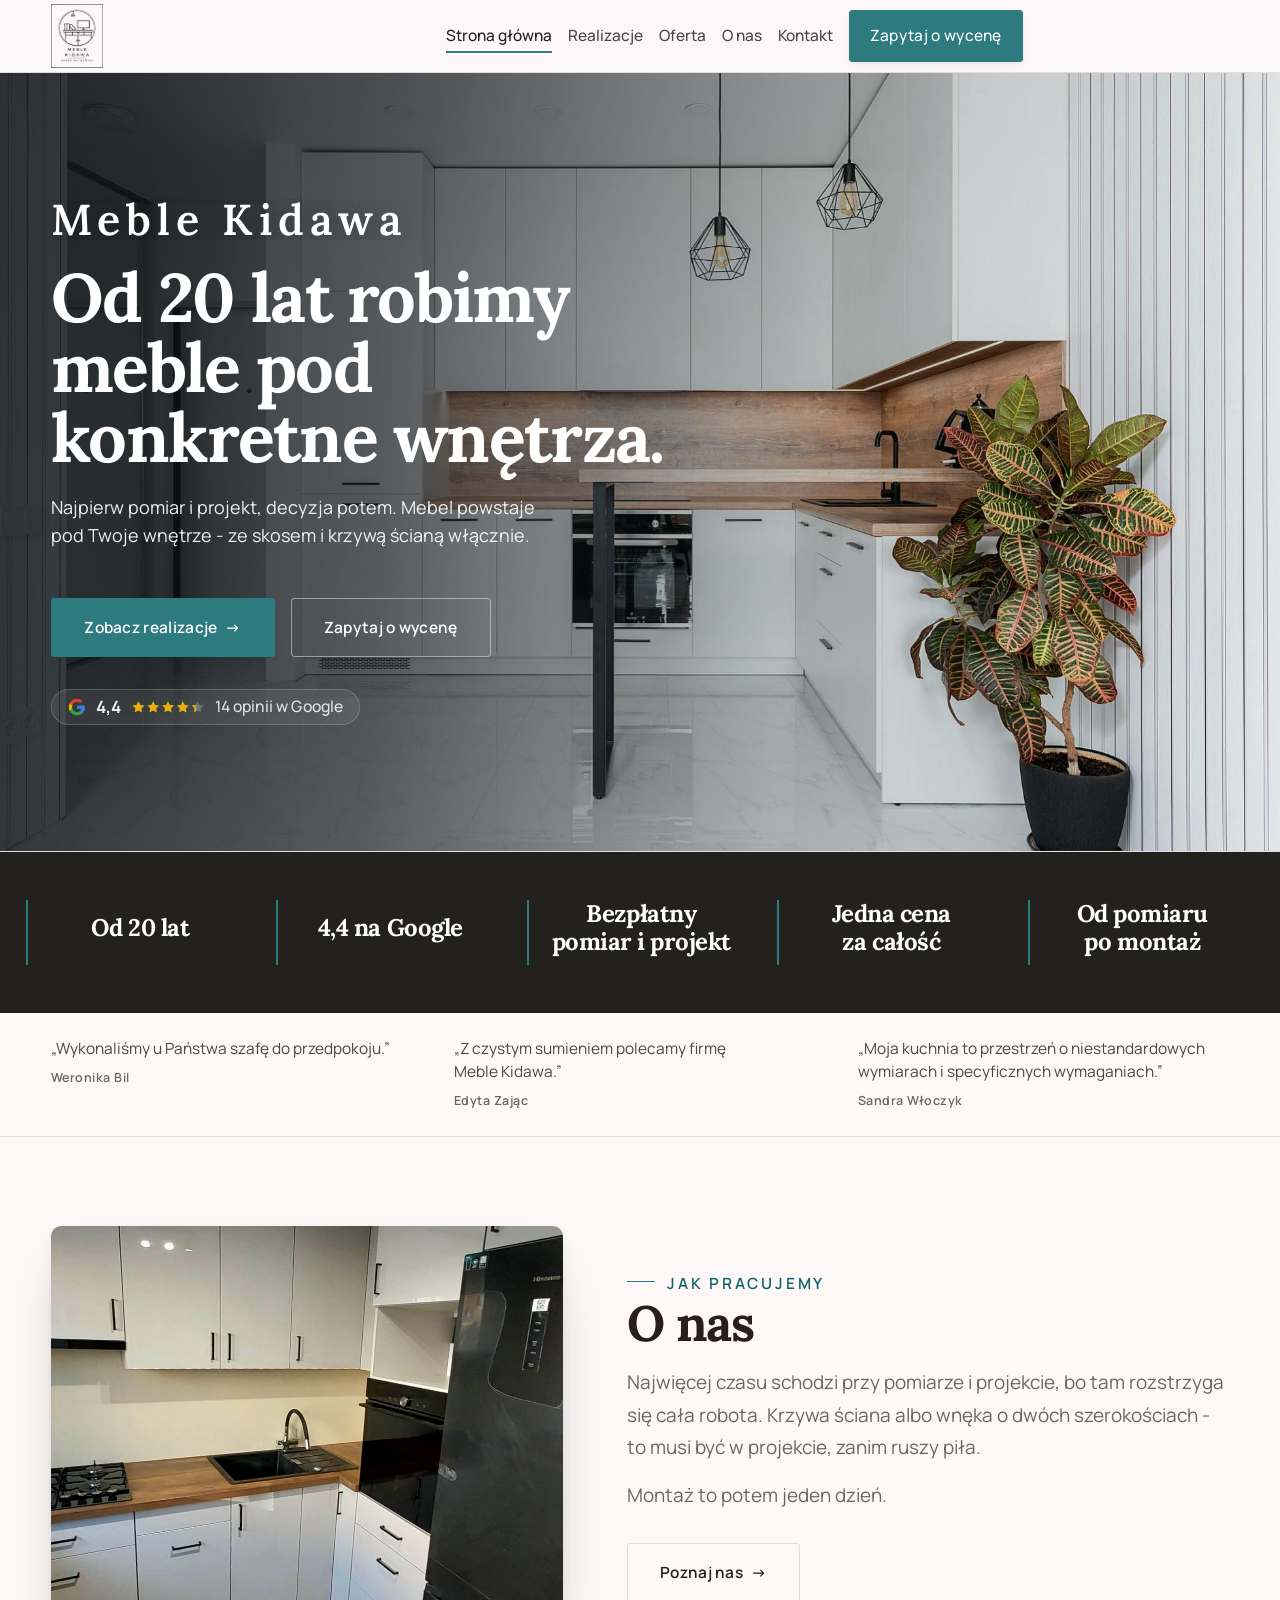
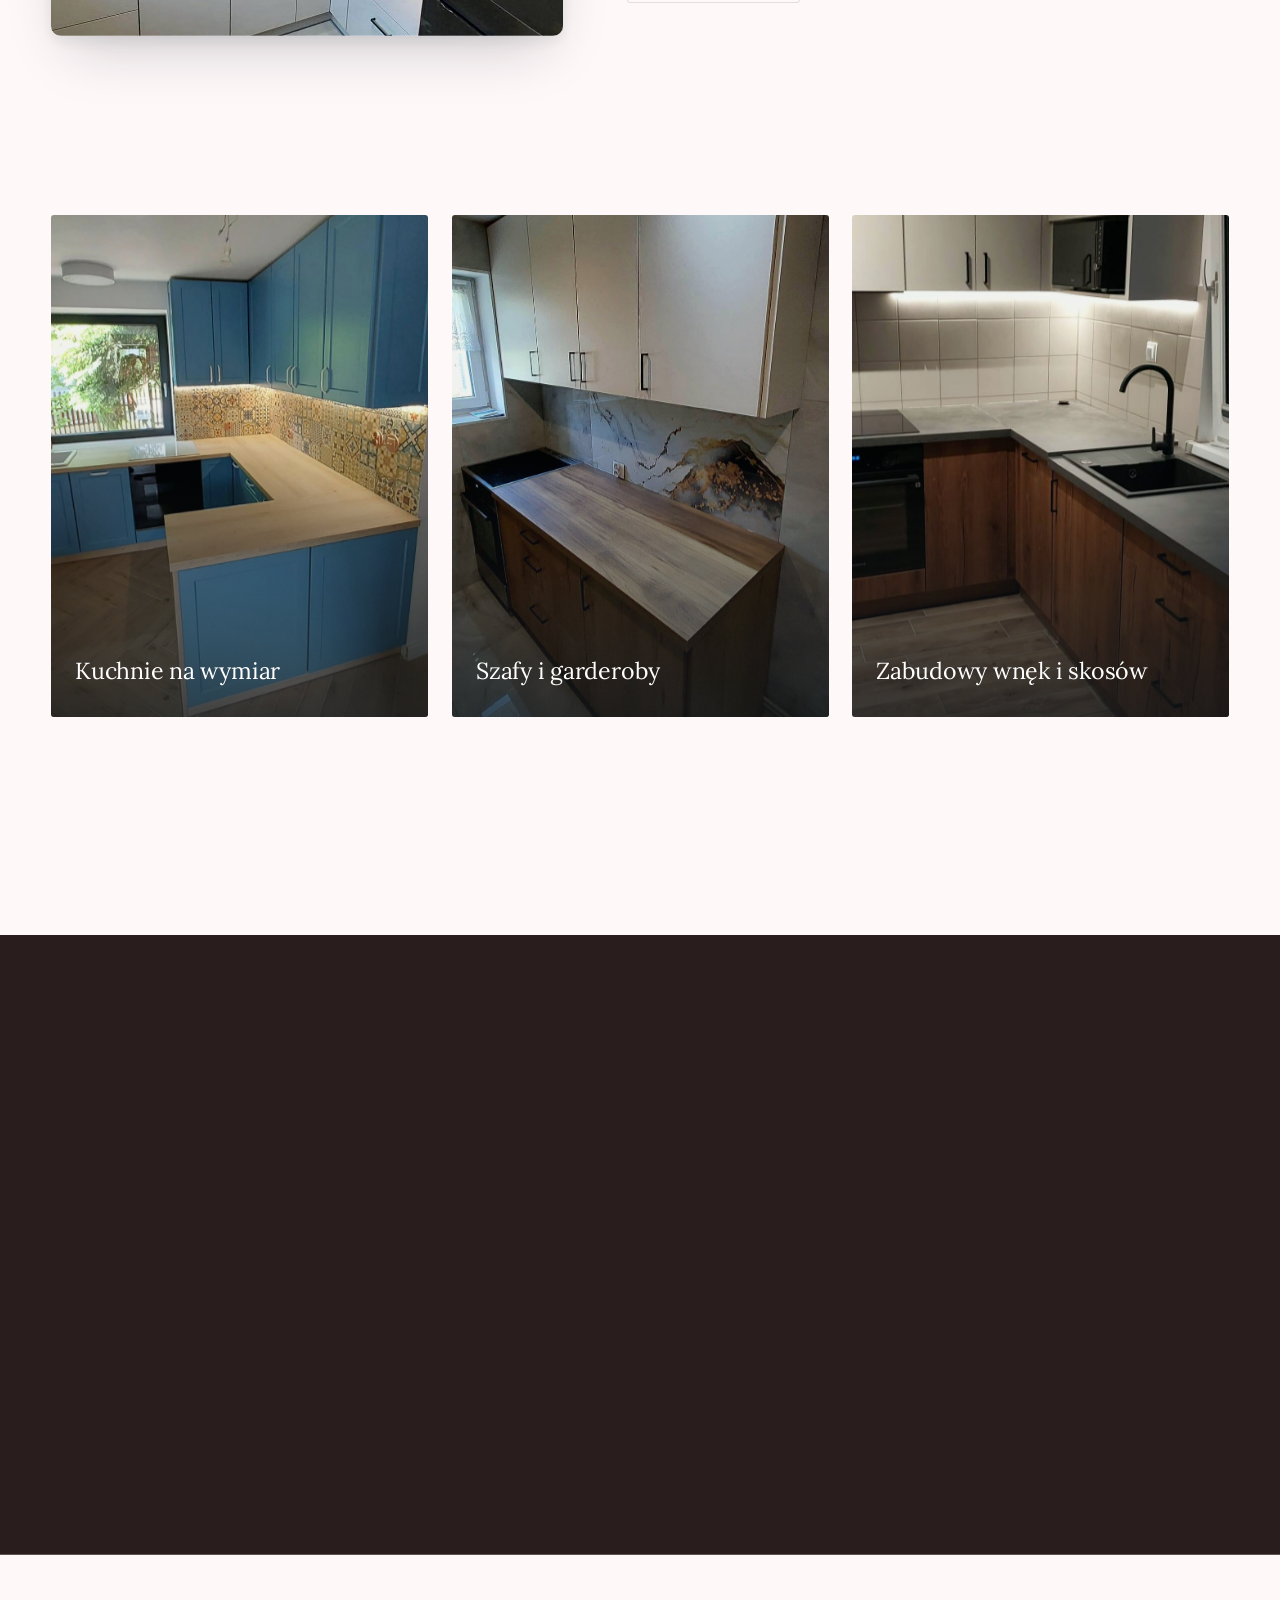
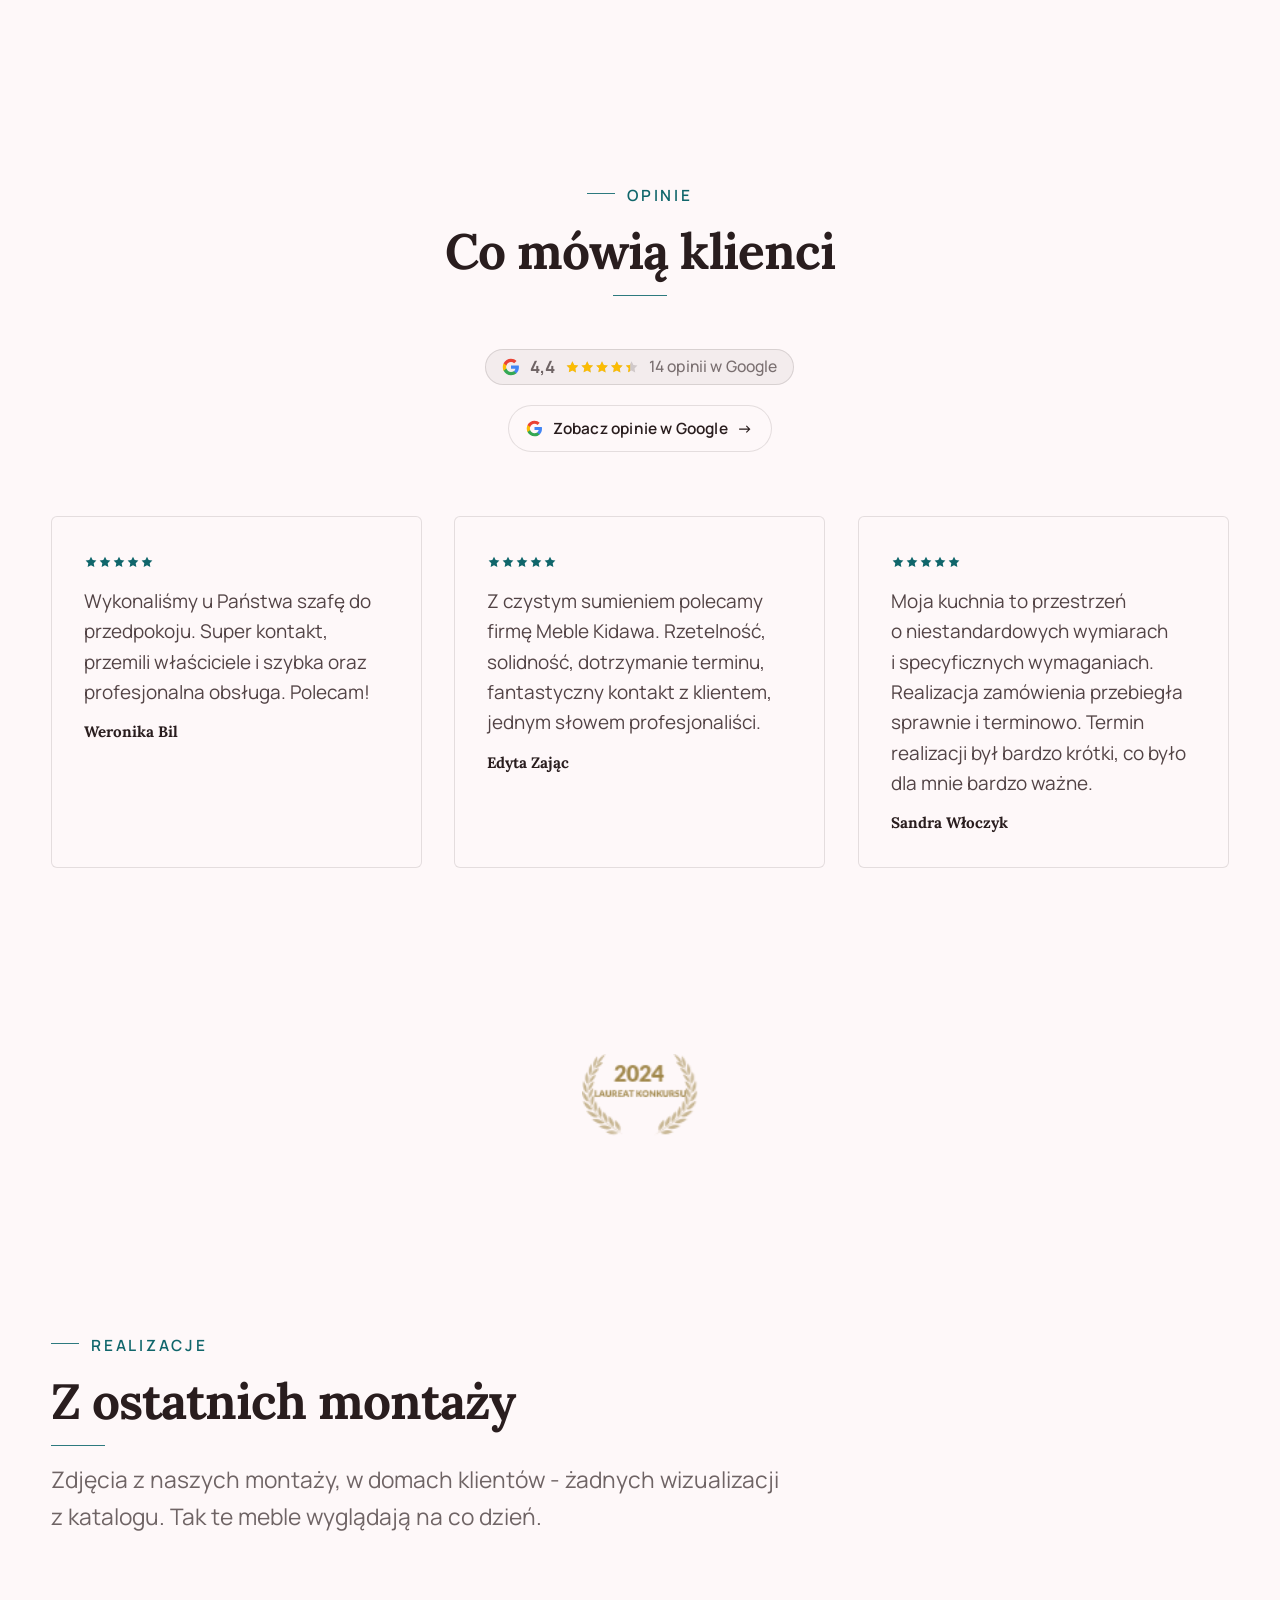
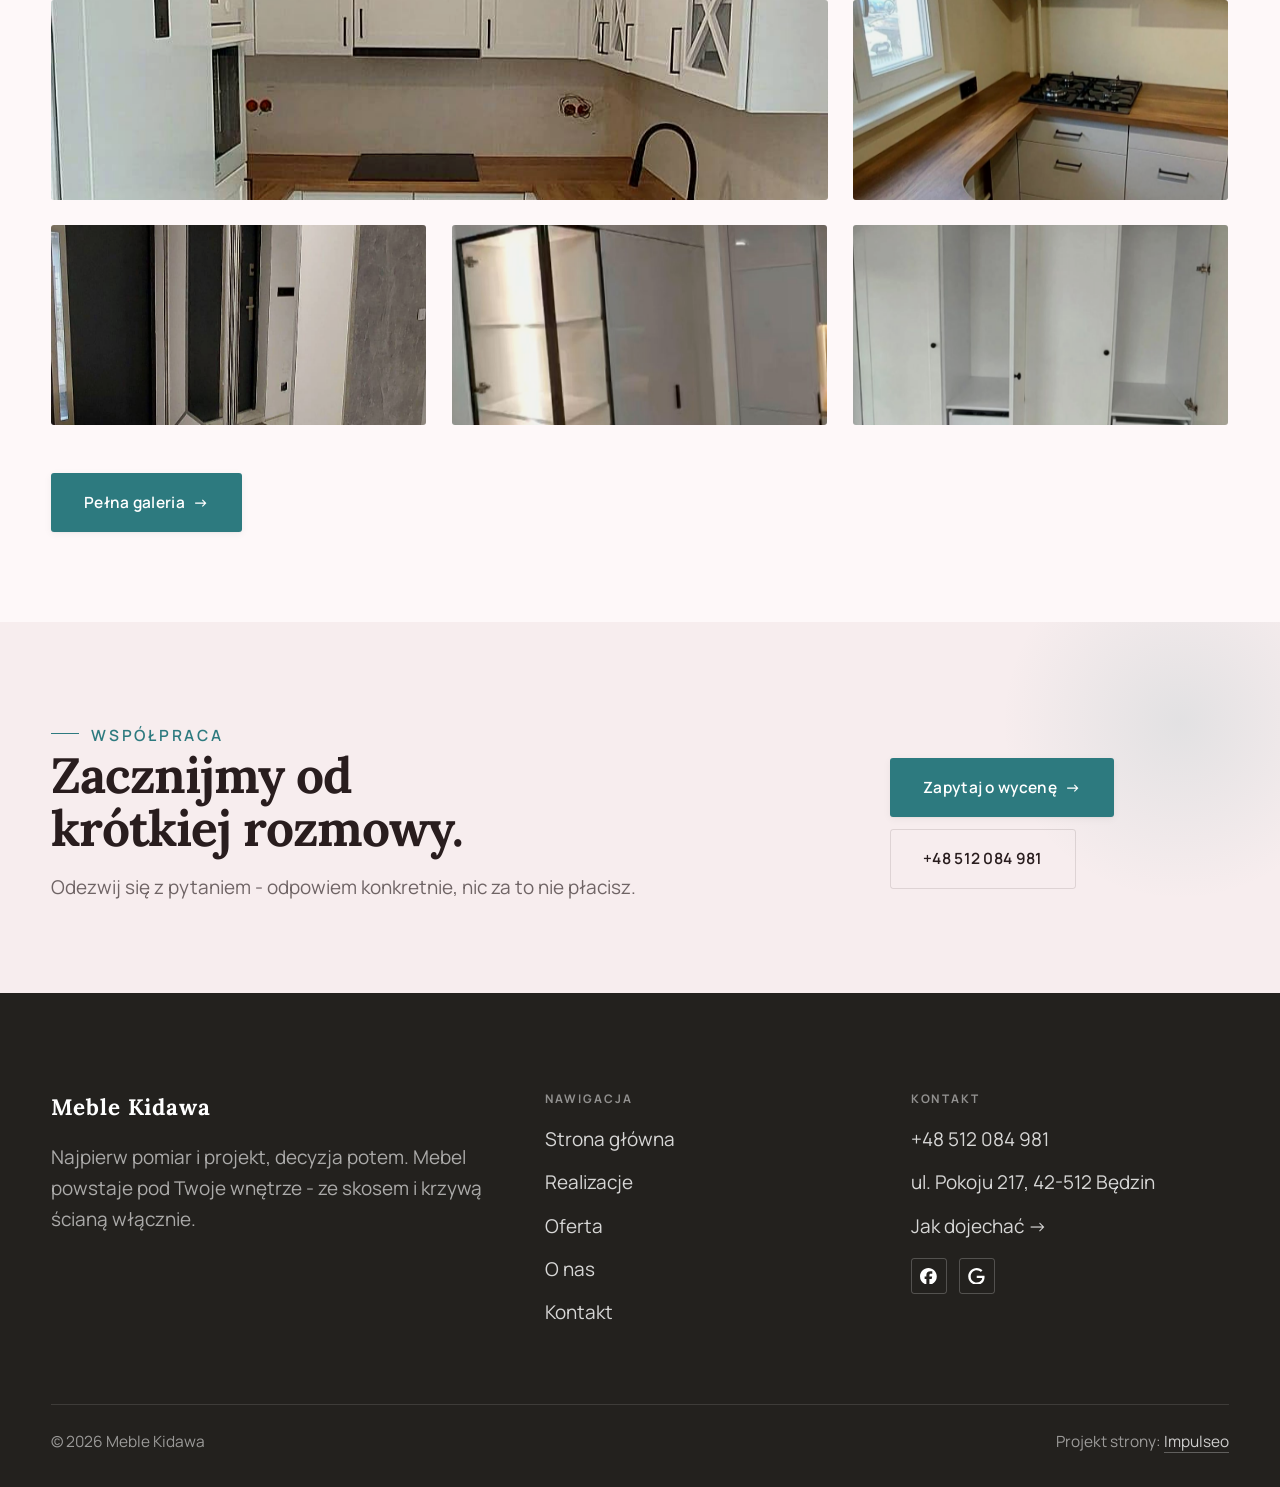
<file: index.html>
<!DOCTYPE html>
<html lang="pl">
<head>
<meta charset="UTF-8">
<meta name="viewport" content="width=device-width, initial-scale=1.0">
<title>Meble Kidawa - stolarstwo i meble na wymiar</title>
<meta name="description" content="Meble na wymiar w Będzinie: kuchnie, szafy i zabudowy pod Twoje wnętrze. Bezpłatny pomiar i projekt, jedna cena, montaż z gwarancją. Zadzwoń: +48 512 084 981.">
<link rel="canonical" href="https://impulseo-pl.github.io/meble-kidawa/">
<meta name="robots" content="noindex, nofollow">
<meta property="og:type" content="website">
<meta property="og:locale" content="pl_PL">
<meta property="og:site_name" content="Meble Kidawa">
<meta property="og:title" content="Meble Kidawa - stolarstwo i meble na wymiar">
<meta property="og:description" content="Meble na wymiar w Będzinie: kuchnie, szafy i zabudowy pod Twoje wnętrze. Bezpłatny pomiar i projekt, jedna cena, montaż z gwarancją. Zadzwoń: +48 512 084 981.">
<meta property="og:url" content="https://impulseo-pl.github.io/meble-kidawa/">
<meta property="og:image" content="https://impulseo-pl.github.io/meble-kidawa/img/og.jpg">
<meta property="og:image:width" content="1200">
<meta property="og:image:height" content="630">
<meta name="twitter:card" content="summary_large_image">
<script type="application/ld+json">{"@context": "https://schema.org", "@type": "HomeAndConstructionBusiness", "name": "Meble Kidawa", "url": "https://impulseo-pl.github.io/meble-kidawa/", "telephone": "+48512084981", "image": "https://impulseo-pl.github.io/meble-kidawa/img/og.jpg", "areaServed": "Będzin", "sameAs": ["https://www.facebook.com/p/Meble-Kidawa-100095358768542/", "https://maps.google.com/?cid=2623570654405143508"]}</script>
<link rel="preconnect" href="https://fonts.googleapis.com">
<link rel="preconnect" href="https://fonts.gstatic.com" crossorigin>
<link href="https://fonts.googleapis.com/css2?family=Lora:wght@500;600;700&family=Manrope:wght@400;500;600&display=swap" rel="stylesheet">
<link rel="stylesheet" href="assets/styles.css?v=d6cf9974">
</head>
<body>

<header class="nav">
  <div class="wrap nav-inner">
    <a class="brand brand-has-logo" href="index.html"><img class="brand-logo" src="img/logo.png" alt="Meble Kidawa" width="869" height="1072" decoding="async"></a>
    <nav class="nav-links">
      <a href="index.html" class="active" aria-current="page">Strona główna</a>
      <a href="realizacje.html">Realizacje</a>
      <a href="oferta.html">Oferta</a>
      <a href="o-nas.html">O nas</a>
      <a href="kontakt.html">Kontakt</a>
      <a href="kontakt.html" class="btn btn-accent">Zapytaj o wycenę</a>
    </nav>
    <button class="nav-toggle" aria-label="Menu"><span></span><span></span><span></span></button>
  </div>
</header>

<main>
<section class="hero-cine">
  <img src="img/hero.jpg" fetchpriority="high" data-rotate="img/g12.jpg|img/g13.jpg" alt="Meble Kidawa - Od 20 lat robimy meble pod konkretne wnętrza. " width="1880" height="1255">
  <div class="wrap">
    <div class="hero-copy">
      <div class="brandmark bm-l"><span class="bm-line"><span>Meble Kidawa</span></span></div>
      <h1>Od 20 lat robimy meble pod konkretne wnętrza. </h1>
      <p class="lead">Najpierw pomiar i projekt, decyzja potem. Mebel powstaje pod Twoje wnętrze - ze skosem i krzywą ścianą włącznie.</p>
      <div class="hero-actions">
        <a href="realizacje.html" class="btn btn-accent">Zobacz realizacje <span class="arr">→</span></a>
        <a href="kontakt.html" class="btn btn-ghost btn-on-dark">Zapytaj o wycenę</a>
      </div>
      <div style="margin-top:var(--space-6);color:#fff;font-weight:600;letter-spacing:.02em;opacity:.92"><span class="g-badge"><svg class="gb-ico" viewBox="0 0 24 24" width="18" height="18" aria-hidden="true"><path fill="#4285F4" d="M22.56 12.25c0-.78-.07-1.53-.2-2.25H12v4.26h5.92c-.26 1.37-1.04 2.53-2.21 3.31v2.77h3.57c2.08-1.92 3.28-4.74 3.28-8.09z"/><path fill="#34A853" d="M12 23c2.97 0 5.46-.98 7.28-2.66l-3.57-2.77c-.98.66-2.23 1.06-3.71 1.06-2.86 0-5.29-1.93-6.16-4.53H2.18v2.84C3.99 20.53 7.7 23 12 23z"/><path fill="#FBBC05" d="M5.84 14.09c-.22-.66-.35-1.36-.35-2.09s.13-1.43.35-2.09V7.07H2.18C1.43 8.55 1 10.22 1 12s.43 3.45 1.18 4.93l2.85-2.22.81-.62z"/><path fill="#EA4335" d="M12 5.38c1.62 0 3.06.56 4.21 1.64l3.15-3.15C17.45 2.09 14.97 1 12 1 7.7 1 3.99 3.47 2.18 7.07l3.66 2.84c.87-2.6 3.3-4.53 6.16-4.53z"/></svg><b class="gb-ocena">4,4</b><svg class="gb-stars" viewBox="0 0 90 18" width="74" height="14.8" aria-hidden="true"><g fill="currentColor" opacity=".26"><path transform="translate(0,0)" d="M9 1.6l2.2 4.46 4.92.72-3.56 3.47.84 4.9L9 12.74l-4.4 2.31.84-4.9L1.88 6.68l4.92-.72L9 1.6Z"/><path transform="translate(18,0)" d="M9 1.6l2.2 4.46 4.92.72-3.56 3.47.84 4.9L9 12.74l-4.4 2.31.84-4.9L1.88 6.68l4.92-.72L9 1.6Z"/><path transform="translate(36,0)" d="M9 1.6l2.2 4.46 4.92.72-3.56 3.47.84 4.9L9 12.74l-4.4 2.31.84-4.9L1.88 6.68l4.92-.72L9 1.6Z"/><path transform="translate(54,0)" d="M9 1.6l2.2 4.46 4.92.72-3.56 3.47.84 4.9L9 12.74l-4.4 2.31.84-4.9L1.88 6.68l4.92-.72L9 1.6Z"/><path transform="translate(72,0)" d="M9 1.6l2.2 4.46 4.92.72-3.56 3.47.84 4.9L9 12.74l-4.4 2.31.84-4.9L1.88 6.68l4.92-.72L9 1.6Z"/></g><clipPath id="gs880"><rect x="0" y="0" width="79.2" height="18"/></clipPath><g fill="#FBBC04" clip-path="url(#gs880)"><path transform="translate(0,0)" d="M9 1.6l2.2 4.46 4.92.72-3.56 3.47.84 4.9L9 12.74l-4.4 2.31.84-4.9L1.88 6.68l4.92-.72L9 1.6Z"/><path transform="translate(18,0)" d="M9 1.6l2.2 4.46 4.92.72-3.56 3.47.84 4.9L9 12.74l-4.4 2.31.84-4.9L1.88 6.68l4.92-.72L9 1.6Z"/><path transform="translate(36,0)" d="M9 1.6l2.2 4.46 4.92.72-3.56 3.47.84 4.9L9 12.74l-4.4 2.31.84-4.9L1.88 6.68l4.92-.72L9 1.6Z"/><path transform="translate(54,0)" d="M9 1.6l2.2 4.46 4.92.72-3.56 3.47.84 4.9L9 12.74l-4.4 2.31.84-4.9L1.88 6.68l4.92-.72L9 1.6Z"/><path transform="translate(72,0)" d="M9 1.6l2.2 4.46 4.92.72-3.56 3.47.84 4.9L9 12.74l-4.4 2.31.84-4.9L1.88 6.68l4.92-.72L9 1.6Z"/></g></svg><span class="gb-txt">14 opinii w Google</span></span></div>
    </div>
  </div>
</section>
<section class="strip n-5" style="padding-block:0">
  <div class="wrap">
    <div class="item reveal"><div class="k">Od 20 lat</div><div class="v"></div></div>
    <div class="item reveal"><div class="k">4,4 na Google</div><div class="v"></div></div>
    <div class="item reveal"><div class="k">Bezpłatny pomiar i projekt</div><div class="v"></div></div>
    <div class="item reveal"><div class="k">Jedna cena za całość</div><div class="v"></div></div>
    <div class="item reveal"><div class="k">Od pomiaru po montaż</div><div class="v"></div></div>
  </div>
</section>
<section class="opinie-mini" aria-label="Opinie klientów">
  <div class="wrap">
    <div class="om-row">
      <div class="om-item reveal"><blockquote>„Wykonaliśmy u Państwa szafę do przedpokoju.”</blockquote><span class="om-autor">Weronika Bil</span></div>
      <div class="om-item reveal"><blockquote>„Z czystym sumieniem polecamy firmę Meble Kidawa.”</blockquote><span class="om-autor">Edyta Zając</span></div>
      <div class="om-item reveal"><blockquote>„Moja kuchnia to przestrzeń o niestandardowych wymiarach i specyficznych wymaganiach.”</blockquote><span class="om-autor">Sandra Włoczyk</span></div>
    </div>
  </div>
</section>
<section>
  <div class="wrap split">
    <div class="split-art reveal"><img src="img/g1.jpg" alt="Meble Kidawa - realizacja" loading="lazy" width="1972" height="810" decoding="async"></div>
    <div class="split-copy reveal">
      <span class="eyebrow">Jak pracujemy</span>
      <h2>O nas</h2>
      <p class="muted">Najwięcej czasu schodzi przy pomiarze i projekcie, bo tam rozstrzyga się cała robota. Krzywa ściana albo wnęka o dwóch szerokościach - to musi być w projekcie, zanim ruszy piła.</p>
      <p class="muted">Montaż to potem jeden dzień.</p>
      <a href="o-nas.html" class="btn btn-ghost">Poznaj nas <span class="arr">→</span></a>
    </div>
  </div>
</section>
<section class="gateways-band">
  <div class="wrap">
    <div class="gateways">
      <a href="oferta.html" class="gateway reveal"><img src="img/g2.jpg" alt="Kuchnie na wymiar" loading="lazy" width="922" height="1640" decoding="async"><span class="g-ttl">Kuchnie na wymiar</span></a>
      <a href="oferta.html" class="gateway reveal"><img src="img/g3.jpg" alt="Szafy i garderoby" loading="lazy" width="921" height="2048" decoding="async"><span class="g-ttl">Szafy i garderoby</span></a>
      <a href="oferta.html" class="gateway reveal"><img src="img/g4.jpg" alt="Zabudowy wnęk i skosów" loading="lazy" width="816" height="1968" decoding="async"><span class="g-ttl">Zabudowy wnęk i skosów</span></a>
    </div>
  </div>
</section>
<section class="stopklatka" aria-hidden="true">
  <div class="stk-bg" style="background-image:url(img/g14.jpg)"></div>
</section>
<section class="opinie">
  <div class="wrap">
    <div class="head center reveal">
      <span class="eyebrow">Opinie</span>
      <h2>Co mówią klienci</h2>
    </div>
    <p class="op-meta reveal"><span class="g-badge"><svg class="gb-ico" viewBox="0 0 24 24" width="18" height="18" aria-hidden="true"><path fill="#4285F4" d="M22.56 12.25c0-.78-.07-1.53-.2-2.25H12v4.26h5.92c-.26 1.37-1.04 2.53-2.21 3.31v2.77h3.57c2.08-1.92 3.28-4.74 3.28-8.09z"/><path fill="#34A853" d="M12 23c2.97 0 5.46-.98 7.28-2.66l-3.57-2.77c-.98.66-2.23 1.06-3.71 1.06-2.86 0-5.29-1.93-6.16-4.53H2.18v2.84C3.99 20.53 7.7 23 12 23z"/><path fill="#FBBC05" d="M5.84 14.09c-.22-.66-.35-1.36-.35-2.09s.13-1.43.35-2.09V7.07H2.18C1.43 8.55 1 10.22 1 12s.43 3.45 1.18 4.93l2.85-2.22.81-.62z"/><path fill="#EA4335" d="M12 5.38c1.62 0 3.06.56 4.21 1.64l3.15-3.15C17.45 2.09 14.97 1 12 1 7.7 1 3.99 3.47 2.18 7.07l3.66 2.84c.87-2.6 3.3-4.53 6.16-4.53z"/></svg><b class="gb-ocena">4,4</b><svg class="gb-stars" viewBox="0 0 90 18" width="74" height="14.8" aria-hidden="true"><g fill="currentColor" opacity=".26"><path transform="translate(0,0)" d="M9 1.6l2.2 4.46 4.92.72-3.56 3.47.84 4.9L9 12.74l-4.4 2.31.84-4.9L1.88 6.68l4.92-.72L9 1.6Z"/><path transform="translate(18,0)" d="M9 1.6l2.2 4.46 4.92.72-3.56 3.47.84 4.9L9 12.74l-4.4 2.31.84-4.9L1.88 6.68l4.92-.72L9 1.6Z"/><path transform="translate(36,0)" d="M9 1.6l2.2 4.46 4.92.72-3.56 3.47.84 4.9L9 12.74l-4.4 2.31.84-4.9L1.88 6.68l4.92-.72L9 1.6Z"/><path transform="translate(54,0)" d="M9 1.6l2.2 4.46 4.92.72-3.56 3.47.84 4.9L9 12.74l-4.4 2.31.84-4.9L1.88 6.68l4.92-.72L9 1.6Z"/><path transform="translate(72,0)" d="M9 1.6l2.2 4.46 4.92.72-3.56 3.47.84 4.9L9 12.74l-4.4 2.31.84-4.9L1.88 6.68l4.92-.72L9 1.6Z"/></g><clipPath id="gs880"><rect x="0" y="0" width="79.2" height="18"/></clipPath><g fill="#FBBC04" clip-path="url(#gs880)"><path transform="translate(0,0)" d="M9 1.6l2.2 4.46 4.92.72-3.56 3.47.84 4.9L9 12.74l-4.4 2.31.84-4.9L1.88 6.68l4.92-.72L9 1.6Z"/><path transform="translate(18,0)" d="M9 1.6l2.2 4.46 4.92.72-3.56 3.47.84 4.9L9 12.74l-4.4 2.31.84-4.9L1.88 6.68l4.92-.72L9 1.6Z"/><path transform="translate(36,0)" d="M9 1.6l2.2 4.46 4.92.72-3.56 3.47.84 4.9L9 12.74l-4.4 2.31.84-4.9L1.88 6.68l4.92-.72L9 1.6Z"/><path transform="translate(54,0)" d="M9 1.6l2.2 4.46 4.92.72-3.56 3.47.84 4.9L9 12.74l-4.4 2.31.84-4.9L1.88 6.68l4.92-.72L9 1.6Z"/><path transform="translate(72,0)" d="M9 1.6l2.2 4.46 4.92.72-3.56 3.47.84 4.9L9 12.74l-4.4 2.31.84-4.9L1.88 6.68l4.92-.72L9 1.6Z"/></g></svg><span class="gb-txt">14 opinii w Google</span></span></p>
    <p class="op-meta reveal"><a class="op-google" href="https://maps.google.com/?cid=2623570654405143508" target="_blank" rel="noopener"><svg class="op-g-ico" viewBox="0 0 24 24" width="17" height="17" aria-hidden="true"><path fill="#4285F4" d="M22.56 12.25c0-.78-.07-1.53-.2-2.25H12v4.26h5.92c-.26 1.37-1.04 2.53-2.21 3.31v2.77h3.57c2.08-1.92 3.28-4.74 3.28-8.09z"/><path fill="#34A853" d="M12 23c2.97 0 5.46-.98 7.28-2.66l-3.57-2.77c-.98.66-2.23 1.06-3.71 1.06-2.86 0-5.29-1.93-6.16-4.53H2.18v2.84C3.99 20.53 7.7 23 12 23z"/><path fill="#FBBC05" d="M5.84 14.09c-.22-.66-.35-1.36-.35-2.09s.13-1.43.35-2.09V7.07H2.18C1.43 8.55 1 10.22 1 12s.43 3.45 1.18 4.93l2.85-2.22.81-.62z"/><path fill="#EA4335" d="M12 5.38c1.62 0 3.06.56 4.21 1.64l3.15-3.15C17.45 2.09 14.97 1 12 1 7.7 1 3.99 3.47 2.18 7.07l3.66 2.84c.87-2.6 3.3-4.53 6.16-4.53z"/></svg><span>Zobacz opinie w Google</span><span class="arr">→</span></a></p>
    <div class="opinie-grid">
      <figure class="op-card reveal"><span class="op-star"><svg class="ico-star" width="14" height="14" viewBox="0 0 24 24" style="vertical-align:-2px" aria-hidden="true"><path d="M12 2.8l2.85 5.8 6.4.93-4.63 4.5 1.1 6.37L12 17.4l-5.72 3 1.1-6.37-4.63-4.5 6.4-.93L12 2.8Z" fill="currentColor"/></svg><svg class="ico-star" width="14" height="14" viewBox="0 0 24 24" style="vertical-align:-2px" aria-hidden="true"><path d="M12 2.8l2.85 5.8 6.4.93-4.63 4.5 1.1 6.37L12 17.4l-5.72 3 1.1-6.37-4.63-4.5 6.4-.93L12 2.8Z" fill="currentColor"/></svg><svg class="ico-star" width="14" height="14" viewBox="0 0 24 24" style="vertical-align:-2px" aria-hidden="true"><path d="M12 2.8l2.85 5.8 6.4.93-4.63 4.5 1.1 6.37L12 17.4l-5.72 3 1.1-6.37-4.63-4.5 6.4-.93L12 2.8Z" fill="currentColor"/></svg><svg class="ico-star" width="14" height="14" viewBox="0 0 24 24" style="vertical-align:-2px" aria-hidden="true"><path d="M12 2.8l2.85 5.8 6.4.93-4.63 4.5 1.1 6.37L12 17.4l-5.72 3 1.1-6.37-4.63-4.5 6.4-.93L12 2.8Z" fill="currentColor"/></svg><svg class="ico-star" width="14" height="14" viewBox="0 0 24 24" style="vertical-align:-2px" aria-hidden="true"><path d="M12 2.8l2.85 5.8 6.4.93-4.63 4.5 1.1 6.37L12 17.4l-5.72 3 1.1-6.37-4.63-4.5 6.4-.93L12 2.8Z" fill="currentColor"/></svg></span><blockquote>Wykonaliśmy u Państwa szafę do przedpokoju. Super kontakt, przemili właściciele i szybka oraz profesjonalna obsługa. Polecam!</blockquote><span class="op-autor">Weronika Bil</span></figure>
      <figure class="op-card reveal"><span class="op-star"><svg class="ico-star" width="14" height="14" viewBox="0 0 24 24" style="vertical-align:-2px" aria-hidden="true"><path d="M12 2.8l2.85 5.8 6.4.93-4.63 4.5 1.1 6.37L12 17.4l-5.72 3 1.1-6.37-4.63-4.5 6.4-.93L12 2.8Z" fill="currentColor"/></svg><svg class="ico-star" width="14" height="14" viewBox="0 0 24 24" style="vertical-align:-2px" aria-hidden="true"><path d="M12 2.8l2.85 5.8 6.4.93-4.63 4.5 1.1 6.37L12 17.4l-5.72 3 1.1-6.37-4.63-4.5 6.4-.93L12 2.8Z" fill="currentColor"/></svg><svg class="ico-star" width="14" height="14" viewBox="0 0 24 24" style="vertical-align:-2px" aria-hidden="true"><path d="M12 2.8l2.85 5.8 6.4.93-4.63 4.5 1.1 6.37L12 17.4l-5.72 3 1.1-6.37-4.63-4.5 6.4-.93L12 2.8Z" fill="currentColor"/></svg><svg class="ico-star" width="14" height="14" viewBox="0 0 24 24" style="vertical-align:-2px" aria-hidden="true"><path d="M12 2.8l2.85 5.8 6.4.93-4.63 4.5 1.1 6.37L12 17.4l-5.72 3 1.1-6.37-4.63-4.5 6.4-.93L12 2.8Z" fill="currentColor"/></svg><svg class="ico-star" width="14" height="14" viewBox="0 0 24 24" style="vertical-align:-2px" aria-hidden="true"><path d="M12 2.8l2.85 5.8 6.4.93-4.63 4.5 1.1 6.37L12 17.4l-5.72 3 1.1-6.37-4.63-4.5 6.4-.93L12 2.8Z" fill="currentColor"/></svg></span><blockquote>Z czystym sumieniem polecamy firmę Meble Kidawa. Rzetelność, solidność, dotrzymanie terminu, fantastyczny kontakt z klientem, jednym słowem profesjonaliści.</blockquote><span class="op-autor">Edyta Zając</span></figure>
      <figure class="op-card reveal"><span class="op-star"><svg class="ico-star" width="14" height="14" viewBox="0 0 24 24" style="vertical-align:-2px" aria-hidden="true"><path d="M12 2.8l2.85 5.8 6.4.93-4.63 4.5 1.1 6.37L12 17.4l-5.72 3 1.1-6.37-4.63-4.5 6.4-.93L12 2.8Z" fill="currentColor"/></svg><svg class="ico-star" width="14" height="14" viewBox="0 0 24 24" style="vertical-align:-2px" aria-hidden="true"><path d="M12 2.8l2.85 5.8 6.4.93-4.63 4.5 1.1 6.37L12 17.4l-5.72 3 1.1-6.37-4.63-4.5 6.4-.93L12 2.8Z" fill="currentColor"/></svg><svg class="ico-star" width="14" height="14" viewBox="0 0 24 24" style="vertical-align:-2px" aria-hidden="true"><path d="M12 2.8l2.85 5.8 6.4.93-4.63 4.5 1.1 6.37L12 17.4l-5.72 3 1.1-6.37-4.63-4.5 6.4-.93L12 2.8Z" fill="currentColor"/></svg><svg class="ico-star" width="14" height="14" viewBox="0 0 24 24" style="vertical-align:-2px" aria-hidden="true"><path d="M12 2.8l2.85 5.8 6.4.93-4.63 4.5 1.1 6.37L12 17.4l-5.72 3 1.1-6.37-4.63-4.5 6.4-.93L12 2.8Z" fill="currentColor"/></svg><svg class="ico-star" width="14" height="14" viewBox="0 0 24 24" style="vertical-align:-2px" aria-hidden="true"><path d="M12 2.8l2.85 5.8 6.4.93-4.63 4.5 1.1 6.37L12 17.4l-5.72 3 1.1-6.37-4.63-4.5 6.4-.93L12 2.8Z" fill="currentColor"/></svg></span><blockquote>Moja kuchnia to przestrzeń o niestandardowych wymiarach i specyficznych wymaganiach. Realizacja zamówienia przebiegła sprawnie i terminowo. Termin realizacji był bardzo krótki, co było dla mnie bardzo ważne.</blockquote><span class="op-autor">Sandra Włoczyk</span></figure>
    </div>
  </div>
</section>
<section class="odznaki">
  <div class="wrap">
    <ul class="odz-row">
      <li class="odz reveal"><img src="img/odznaka-orly-2024.png" alt="Orły Meblarstwa - laureat 2024" loading="lazy" decoding="async" width="83" height="60"></li>
    </ul>
  </div>
</section>
<section>
  <div class="wrap">
    <div class="head reveal">
      <span class="eyebrow">Realizacje</span>
      <h2>Z ostatnich montaży</h2>
      <p>Zdjęcia z naszych montaży, w domach klientów - żadnych wizualizacji z katalogu. Tak te meble wyglądają na co dzień.</p>
    </div>
    <div class="gallery">
      <div class="tile t-two3 reveal"><img src="img/g5.jpg" alt="Meble Kidawa" loading="lazy" width="921" height="2048" decoding="async"></div>
      <div class="tile t-third reveal"><img src="img/g6.jpg" alt="Meble Kidawa" loading="lazy" width="810" height="1972" decoding="async"></div>
      <div class="tile t-third reveal"><img src="img/g7.jpg" alt="Meble Kidawa" loading="lazy" width="921" height="2048" decoding="async"></div>
      <div class="tile t-third reveal"><img src="img/g8.jpg" alt="Meble Kidawa" loading="lazy" width="626" height="1216" decoding="async"></div>
      <div class="tile t-third reveal"><img src="img/g9.jpg" alt="Meble Kidawa" loading="lazy" width="886" height="1602" decoding="async"></div>
    </div>
    <div style="margin-top:var(--space-7)" class="reveal"><a href="realizacje.html" class="btn btn-accent">Pełna galeria <span class="arr">→</span></a></div>
  </div>
</section>
<section class="cta">
  <div class="wrap">
    <div class="reveal">
      <span class="eyebrow">Współpraca</span>
      <h2>Zacznijmy od krótkiej rozmowy.</h2>
      <p>Odezwij się z pytaniem - odpowiem konkretnie, nic za to nie płacisz.</p>
    </div>
    <div class="cta-actions reveal">
      <a href="kontakt.html" class="btn btn-light">Zapytaj o wycenę <span class="arr">→</span></a>
      <a href="tel:+48512084981" class="btn btn-ghost btn-ghost-cta">+48 512 084 981</a>
    </div>
  </div>
</section>
</main>

<footer>
  <div class="wrap">
    <div class="foot-grid">
      <div class="foot-brand">
        <div class="name">Meble Kidawa</div>
        <p>Najpierw pomiar i projekt, decyzja potem. Mebel powstaje pod Twoje wnętrze - ze skosem i krzywą ścianą włącznie.</p>
      </div>
      <div class="foot-col">
        <h4>Nawigacja</h4>
        <a href="index.html">Strona główna</a>
        <a href="realizacje.html">Realizacje</a>
        <a href="oferta.html">Oferta</a>
        <a href="o-nas.html">O nas</a>
        <a href="kontakt.html">Kontakt</a>
      </div>
      <div class="foot-col">
        <h4>Kontakt</h4>
        <a href="tel:+48512084981">+48 512 084 981</a>
        <p>ul. Pokoju 217, 42-512 Będzin</p>
        <a href="https://maps.google.com/?cid=2623570654405143508" target="_blank" rel="noopener">Jak dojechać →</a>
      <div class="foot-soc">
        <a class="soc" href="https://www.facebook.com/p/Meble-Kidawa-100095358768542/" target="_blank" rel="noopener" aria-label="Facebook - Meble Kidawa"><svg viewBox="0 0 24 24" aria-hidden="true" focusable="false"><path d="M9.101 23.691v-7.98H6.627v-3.667h2.474v-1.58c0-4.085 1.848-5.978 5.858-5.978.401 0 .955.042 1.468.103a8.68 8.68 0 0 1 1.141.195v3.325a8.623 8.623 0 0 0-.653-.036 26.805 26.805 0 0 0-.733-.009c-.707 0-1.259.096-1.675.309a1.686 1.686 0 0 0-.679.622c-.258.42-.374.995-.374 1.752v1.297h3.919l-.386 2.103-.287 1.564h-3.246v8.245C19.396 23.238 24 18.179 24 12.044c0-6.627-5.373-12-12-12s-12 5.373-12 12c0 5.628 3.874 10.35 9.101 11.647Z" fill="currentColor"/></svg></a>
        <a class="soc" href="https://maps.google.com/?cid=2623570654405143508" target="_blank" rel="noopener" aria-label="Google - Meble Kidawa"><svg viewBox="0 0 24 24" aria-hidden="true" focusable="false"><path d="M12.48 10.92v3.28h7.84c-.24 1.84-.853 3.187-1.787 4.133-1.147 1.147-2.933 2.4-6.053 2.4-4.827 0-8.6-3.893-8.6-8.72s3.773-8.72 8.6-8.72c2.6 0 4.507 1.027 5.907 2.347l2.307-2.307C18.747 1.44 16.133 0 12.48 0 5.867 0 .307 5.387.307 12s5.56 12 12.173 12c3.573 0 6.267-1.173 8.373-3.36 2.16-2.16 2.84-5.213 2.84-7.667 0-.76-.053-1.467-.173-2.053H12.48z" fill="currentColor"/></svg></a>
      </div>
      </div>
    </div>
    <div class="foot-bot">
      <span>© 2026 Meble Kidawa</span>
      <span>Projekt strony: <a class="foot-credit" href="https://impulseo.pl" target="_blank" rel="noopener">Impulseo</a></span>
    </div>
  </div>
</footer>
<div class="sticky-reserve"><a class="sr-book" href="kontakt.html">Zapytaj o wycenę</a><a class="sr-call" href="tel:+48512084981" aria-label="Zadzwoń"><svg class="ico-tel" width="16" height="16" viewBox="0 0 24 24" fill="none" aria-hidden="true"><path d="M6.6 10.8a15.5 15.5 0 0 0 6.6 6.6l2.2-2.2a1 1 0 0 1 1-.24 11.4 11.4 0 0 0 3.6.58 1 1 0 0 1 1 1V20a1 1 0 0 1-1 1A17 17 0 0 1 3 4a1 1 0 0 1 1-1h3.5a1 1 0 0 1 1 1c0 1.25.2 2.46.58 3.6a1 1 0 0 1-.25 1l-2.23 2.2Z" fill="currentColor"/></svg></a></div>
<div class="demo-wazne" data-do="2026-10-25" data-cykl="3" hidden><svg class="dw-ico" width="13" height="13" viewBox="0 0 24 24" fill="none" aria-hidden="true"><circle cx="12" cy="12" r="8.6" stroke="currentColor" stroke-width="1.8"/><path d="M12 7.2V12l3.3 2" stroke="currentColor" stroke-width="1.8" stroke-linecap="round"/></svg><span class="dw-txt"></span></div>

<script src="assets/main.js"></script>
</body>
</html>
</file>
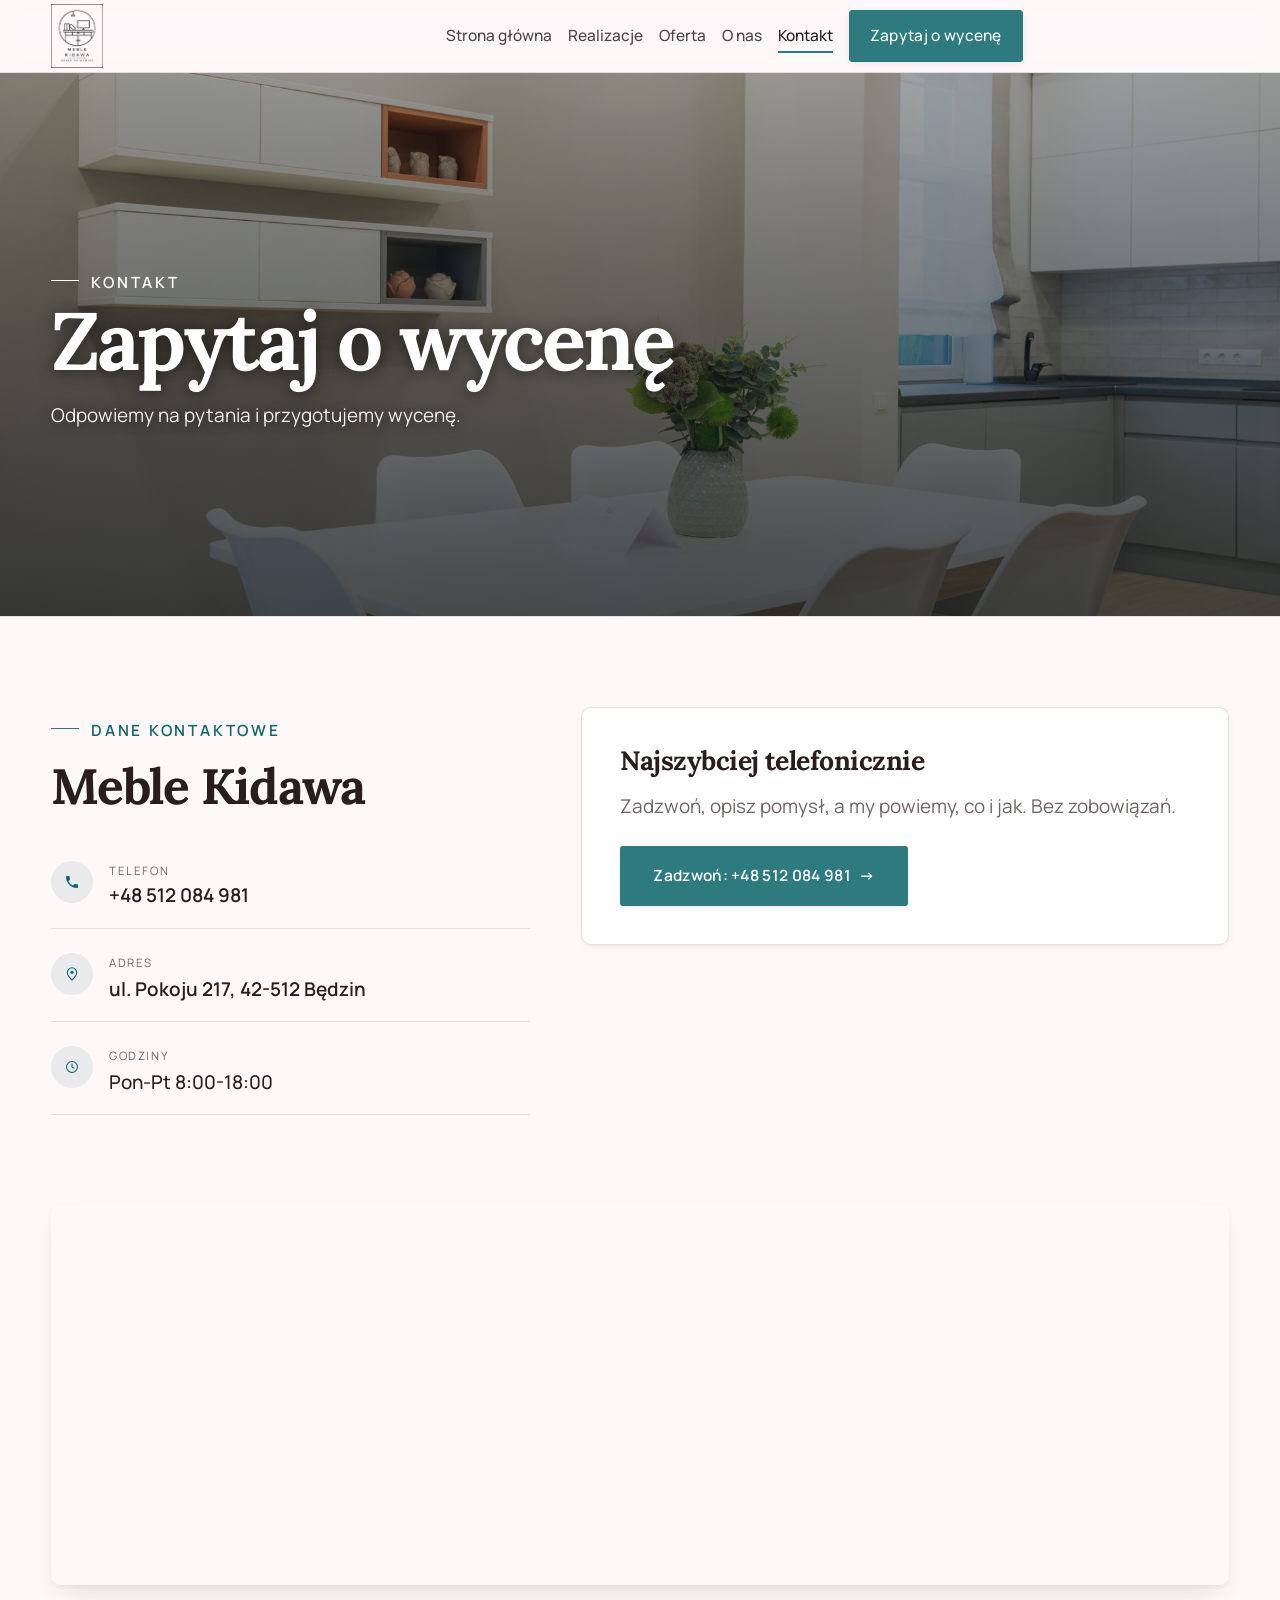
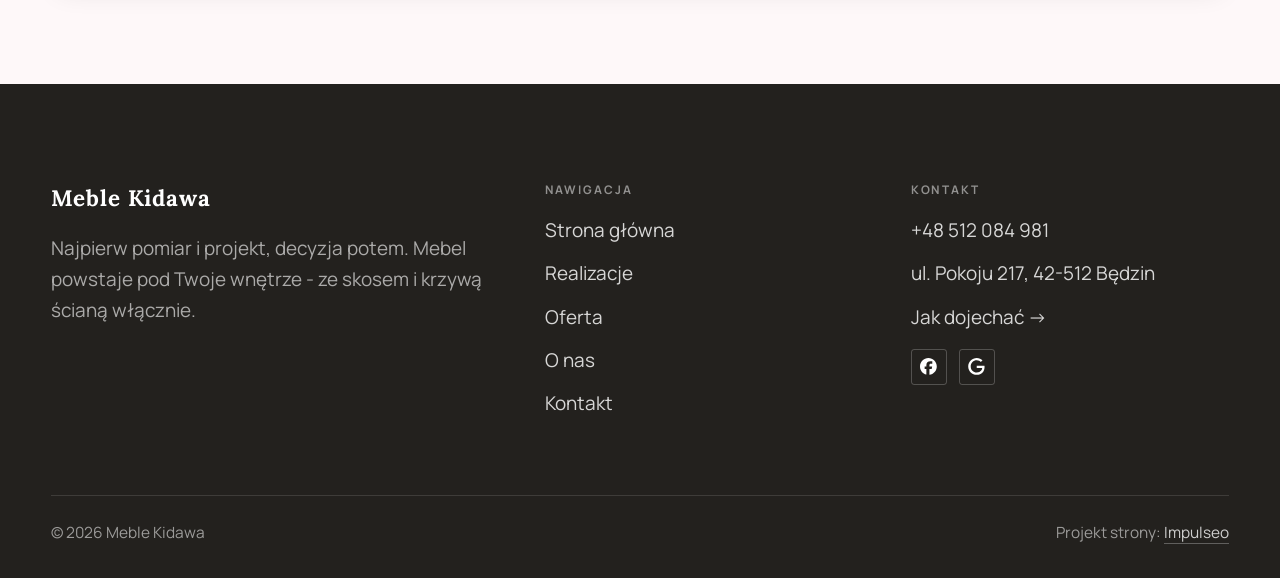
<file: kontakt.html>
<!DOCTYPE html>
<html lang="pl">
<head>
<meta charset="UTF-8">
<meta name="viewport" content="width=device-width, initial-scale=1.0">
<title>Kontakt - Meble Kidawa</title>
<meta name="description" content="Kontakt Meble Kidawa - ul. Pokoju 217, 42-512 Będzin">
<link rel="canonical" href="https://impulseo-pl.github.io/meble-kidawa/kontakt.html">
<meta name="robots" content="noindex, nofollow">
<meta property="og:type" content="website">
<meta property="og:locale" content="pl_PL">
<meta property="og:site_name" content="Meble Kidawa">
<meta property="og:title" content="Kontakt - Meble Kidawa">
<meta property="og:description" content="Kontakt Meble Kidawa - ul. Pokoju 217, 42-512 Będzin">
<meta property="og:url" content="https://impulseo-pl.github.io/meble-kidawa/kontakt.html">
<meta property="og:image" content="https://impulseo-pl.github.io/meble-kidawa/img/og.jpg">
<meta property="og:image:width" content="1200">
<meta property="og:image:height" content="630">
<meta name="twitter:card" content="summary_large_image">
<link rel="preconnect" href="https://fonts.googleapis.com">
<link rel="preconnect" href="https://fonts.gstatic.com" crossorigin>
<link href="https://fonts.googleapis.com/css2?family=Lora:wght@500;600;700&family=Manrope:wght@400;500;600&display=swap" rel="stylesheet">
<link rel="stylesheet" href="assets/styles.css?v=d6cf9974">
</head>
<body>

<header class="nav">
  <div class="wrap nav-inner">
    <a class="brand brand-has-logo" href="index.html"><img class="brand-logo" src="img/logo.png" alt="Meble Kidawa" width="869" height="1072" decoding="async"></a>
    <nav class="nav-links">
      <a href="index.html">Strona główna</a>
      <a href="realizacje.html">Realizacje</a>
      <a href="oferta.html">Oferta</a>
      <a href="o-nas.html">O nas</a>
      <a href="kontakt.html" class="active" aria-current="page">Kontakt</a>
      <a href="kontakt.html" class="btn btn-accent">Zapytaj o wycenę</a>
    </nav>
    <button class="nav-toggle" aria-label="Menu"><span></span><span></span><span></span></button>
  </div>
</header>

<main>
<section class="pagehead">
  <img src="img/ph-kontakt.jpg" alt="Meble Kidawa - Zapytaj o wycenę" width="1880" height="1255" decoding="async">
  <div class="wrap">
    <span class="eyebrow">Kontakt</span>
    <h1>Zapytaj o wycenę</h1>
    <p>Odpowiemy na pytania i przygotujemy wycenę.</p>
  </div>
</section>
<section>
  <div class="wrap contact-grid">
    <div class="reveal">
      <span class="eyebrow">Dane kontaktowe</span>
      <h2 style="margin:var(--space-4) 0 var(--space-6)">Meble Kidawa</h2>
      <div class="info-list">
        <div class="info-row"><div class="ic"><svg class="ico-tel" width="16" height="16" viewBox="0 0 24 24" fill="none" aria-hidden="true"><path d="M6.6 10.8a15.5 15.5 0 0 0 6.6 6.6l2.2-2.2a1 1 0 0 1 1-.24 11.4 11.4 0 0 0 3.6.58 1 1 0 0 1 1 1V20a1 1 0 0 1-1 1A17 17 0 0 1 3 4a1 1 0 0 1 1-1h3.5a1 1 0 0 1 1 1c0 1.25.2 2.46.58 3.6a1 1 0 0 1-.25 1l-2.23 2.2Z" fill="currentColor"/></svg></div><div><div class="lbl">Telefon</div><a class="val" href="tel:+48512084981">+48 512 084 981</a></div></div>
        <div class="info-row"><div class="ic"><svg class="ico-pin" width="16" height="16" viewBox="0 0 24 24" fill="none" aria-hidden="true"><path d="M12 21s7-6.1 7-11.5A7 7 0 0 0 5 9.5C5 14.9 12 21 12 21Z" stroke="currentColor" stroke-width="1.6" fill="none"/><circle cx="12" cy="9.5" r="2.4" fill="currentColor"/></svg></div><div><div class="lbl">Adres</div><div class="val">ul. Pokoju 217, 42-512 Będzin</div></div></div>
        <div class="info-row"><div class="ic"><svg class="ico-clock" width="16" height="16" viewBox="0 0 24 24" fill="none" aria-hidden="true"><circle cx="12" cy="12" r="8.2" stroke="currentColor" stroke-width="1.6"/><path d="M12 7.5V12l3.2 1.9" stroke="currentColor" stroke-width="1.6" stroke-linecap="round"/></svg></div><div><div class="lbl">Godziny</div><div class="val" style="font-weight:500">Pon-Pt 8:00-18:00</div></div></div>
      </div>
    </div>
    <div class="reveal">
      <div class="form">
        <h3 style="margin-bottom:var(--space-4)">Najszybciej telefonicznie</h3>
        <p class="muted" style="margin-bottom:var(--space-5)">Zadzwoń, opisz pomysł, a my powiemy, co i jak. Bez zobowiązań.</p>
        <a href="tel:+48512084981" class="btn btn-accent" style="justify-content:center">Zadzwoń: +48 512 084 981 <span class="arr">→</span></a>
      </div>
    </div>
  </div>
</section>
<section style="padding-top:0">
  <div class="wrap reveal">
    <iframe class="map" title="Meble Kidawa - Będzin" src="https://maps.google.com/maps?q=50.3659028%2C19.1450875&z=15&output=embed" loading="lazy" referrerpolicy="no-referrer-when-downgrade"></iframe>
  </div>
</section>
</main>

<footer>
  <div class="wrap">
    <div class="foot-grid">
      <div class="foot-brand">
        <div class="name">Meble Kidawa</div>
        <p>Najpierw pomiar i projekt, decyzja potem. Mebel powstaje pod Twoje wnętrze - ze skosem i krzywą ścianą włącznie.</p>
      </div>
      <div class="foot-col">
        <h4>Nawigacja</h4>
        <a href="index.html">Strona główna</a>
        <a href="realizacje.html">Realizacje</a>
        <a href="oferta.html">Oferta</a>
        <a href="o-nas.html">O nas</a>
        <a href="kontakt.html">Kontakt</a>
      </div>
      <div class="foot-col">
        <h4>Kontakt</h4>
        <a href="tel:+48512084981">+48 512 084 981</a>
        <p>ul. Pokoju 217, 42-512 Będzin</p>
        <a href="https://maps.google.com/?cid=2623570654405143508" target="_blank" rel="noopener">Jak dojechać →</a>
      <div class="foot-soc">
        <a class="soc" href="https://www.facebook.com/p/Meble-Kidawa-100095358768542/" target="_blank" rel="noopener" aria-label="Facebook - Meble Kidawa"><svg viewBox="0 0 24 24" aria-hidden="true" focusable="false"><path d="M9.101 23.691v-7.98H6.627v-3.667h2.474v-1.58c0-4.085 1.848-5.978 5.858-5.978.401 0 .955.042 1.468.103a8.68 8.68 0 0 1 1.141.195v3.325a8.623 8.623 0 0 0-.653-.036 26.805 26.805 0 0 0-.733-.009c-.707 0-1.259.096-1.675.309a1.686 1.686 0 0 0-.679.622c-.258.42-.374.995-.374 1.752v1.297h3.919l-.386 2.103-.287 1.564h-3.246v8.245C19.396 23.238 24 18.179 24 12.044c0-6.627-5.373-12-12-12s-12 5.373-12 12c0 5.628 3.874 10.35 9.101 11.647Z" fill="currentColor"/></svg></a>
        <a class="soc" href="https://maps.google.com/?cid=2623570654405143508" target="_blank" rel="noopener" aria-label="Google - Meble Kidawa"><svg viewBox="0 0 24 24" aria-hidden="true" focusable="false"><path d="M12.48 10.92v3.28h7.84c-.24 1.84-.853 3.187-1.787 4.133-1.147 1.147-2.933 2.4-6.053 2.4-4.827 0-8.6-3.893-8.6-8.72s3.773-8.72 8.6-8.72c2.6 0 4.507 1.027 5.907 2.347l2.307-2.307C18.747 1.44 16.133 0 12.48 0 5.867 0 .307 5.387.307 12s5.56 12 12.173 12c3.573 0 6.267-1.173 8.373-3.36 2.16-2.16 2.84-5.213 2.84-7.667 0-.76-.053-1.467-.173-2.053H12.48z" fill="currentColor"/></svg></a>
      </div>
      </div>
    </div>
    <div class="foot-bot">
      <span>© 2026 Meble Kidawa</span>
      <span>Projekt strony: <a class="foot-credit" href="https://impulseo.pl" target="_blank" rel="noopener">Impulseo</a></span>
    </div>
  </div>
</footer>
<div class="sticky-reserve"><a class="sr-book" href="kontakt.html">Zapytaj o wycenę</a><a class="sr-call" href="tel:+48512084981" aria-label="Zadzwoń"><svg class="ico-tel" width="16" height="16" viewBox="0 0 24 24" fill="none" aria-hidden="true"><path d="M6.6 10.8a15.5 15.5 0 0 0 6.6 6.6l2.2-2.2a1 1 0 0 1 1-.24 11.4 11.4 0 0 0 3.6.58 1 1 0 0 1 1 1V20a1 1 0 0 1-1 1A17 17 0 0 1 3 4a1 1 0 0 1 1-1h3.5a1 1 0 0 1 1 1c0 1.25.2 2.46.58 3.6a1 1 0 0 1-.25 1l-2.23 2.2Z" fill="currentColor"/></svg></a></div>
<div class="demo-wazne" data-do="2026-10-25" data-cykl="3" hidden><svg class="dw-ico" width="13" height="13" viewBox="0 0 24 24" fill="none" aria-hidden="true"><circle cx="12" cy="12" r="8.6" stroke="currentColor" stroke-width="1.8"/><path d="M12 7.2V12l3.3 2" stroke="currentColor" stroke-width="1.8" stroke-linecap="round"/></svg><span class="dw-txt"></span></div>

<script src="assets/main.js"></script>
</body>
</html>
</file>
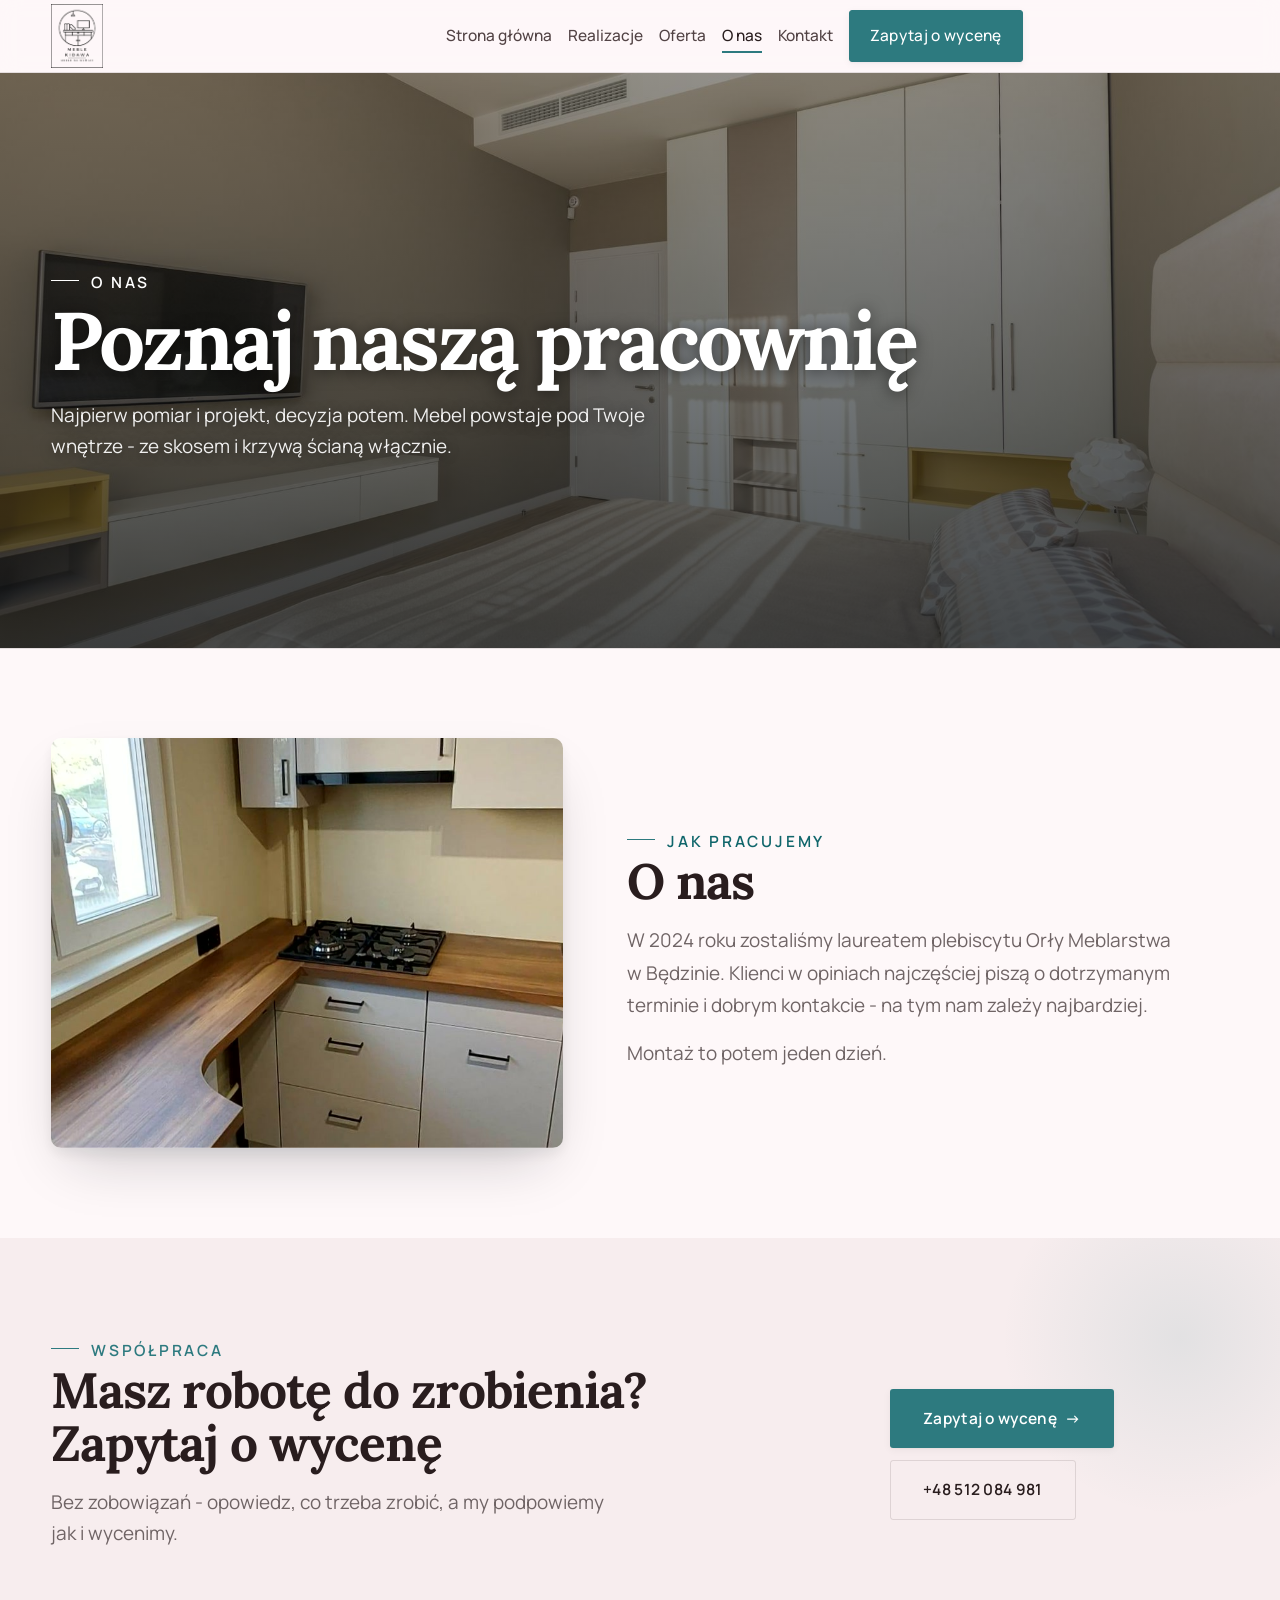
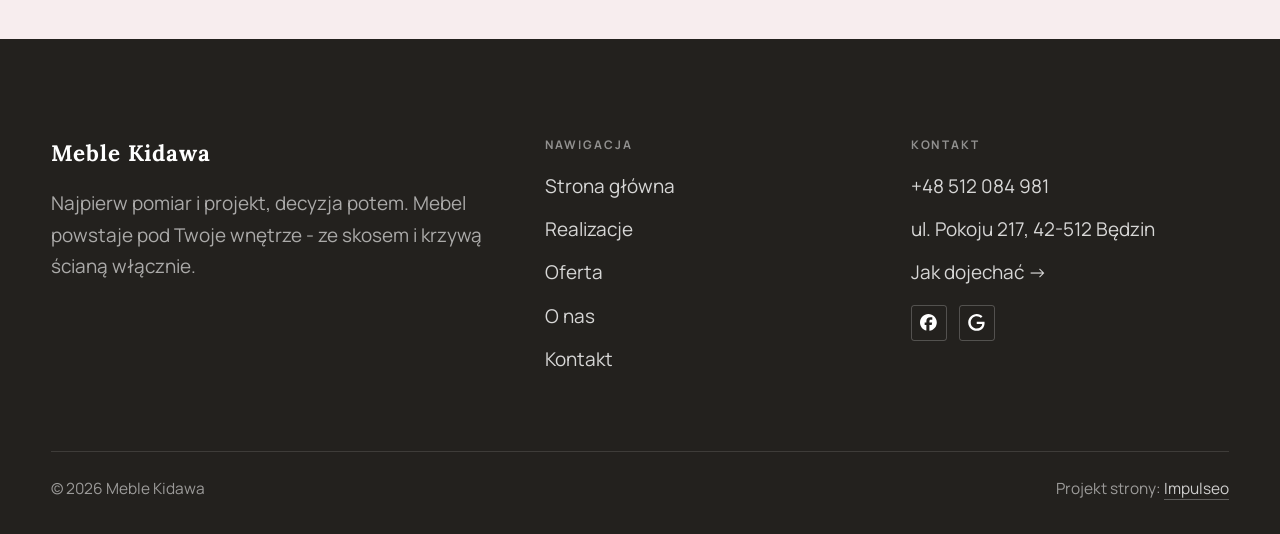
<file: o-nas.html>
<!DOCTYPE html>
<html lang="pl">
<head>
<meta charset="UTF-8">
<meta name="viewport" content="width=device-width, initial-scale=1.0">
<title>O nas - Meble Kidawa</title>
<meta name="description" content="Meble na wymiar w Będzinie: kuchnie, szafy i zabudowy pod Twoje wnętrze. Bezpłatny pomiar i projekt, jedna cena, montaż z gwarancją. Zadzwoń: +48 512 084 981.">
<link rel="canonical" href="https://impulseo-pl.github.io/meble-kidawa/o-nas.html">
<meta name="robots" content="noindex, nofollow">
<meta property="og:type" content="website">
<meta property="og:locale" content="pl_PL">
<meta property="og:site_name" content="Meble Kidawa">
<meta property="og:title" content="O nas - Meble Kidawa">
<meta property="og:description" content="Meble na wymiar w Będzinie: kuchnie, szafy i zabudowy pod Twoje wnętrze. Bezpłatny pomiar i projekt, jedna cena, montaż z gwarancją. Zadzwoń: +48 512 084 981.">
<meta property="og:url" content="https://impulseo-pl.github.io/meble-kidawa/o-nas.html">
<meta property="og:image" content="https://impulseo-pl.github.io/meble-kidawa/img/og.jpg">
<meta property="og:image:width" content="1200">
<meta property="og:image:height" content="630">
<meta name="twitter:card" content="summary_large_image">
<link rel="preconnect" href="https://fonts.googleapis.com">
<link rel="preconnect" href="https://fonts.gstatic.com" crossorigin>
<link href="https://fonts.googleapis.com/css2?family=Lora:wght@500;600;700&family=Manrope:wght@400;500;600&display=swap" rel="stylesheet">
<link rel="stylesheet" href="assets/styles.css?v=d6cf9974">
</head>
<body>

<header class="nav">
  <div class="wrap nav-inner">
    <a class="brand brand-has-logo" href="index.html"><img class="brand-logo" src="img/logo.png" alt="Meble Kidawa" width="869" height="1072" decoding="async"></a>
    <nav class="nav-links">
      <a href="index.html">Strona główna</a>
      <a href="realizacje.html">Realizacje</a>
      <a href="oferta.html">Oferta</a>
      <a href="o-nas.html" class="active" aria-current="page">O nas</a>
      <a href="kontakt.html">Kontakt</a>
      <a href="kontakt.html" class="btn btn-accent">Zapytaj o wycenę</a>
    </nav>
    <button class="nav-toggle" aria-label="Menu"><span></span><span></span><span></span></button>
  </div>
</header>

<main>
<section class="pagehead">
  <img src="img/ph-onas.jpg" alt="Meble Kidawa - Poznaj naszą pracownię" width="1880" height="1255" decoding="async">
  <div class="wrap">
    <span class="eyebrow">O nas</span>
    <h1>Poznaj naszą pracownię</h1>
    <p>Najpierw pomiar i projekt, decyzja potem. Mebel powstaje pod Twoje wnętrze - ze skosem i krzywą ścianą włącznie.</p>
  </div>
</section>
<section>
  <div class="wrap split">
    <div class="split-art reveal"><img src="img/g6.jpg" alt="Meble Kidawa" loading="lazy" width="810" height="1972" decoding="async"></div>
    <div class="split-copy reveal">
      <span class="eyebrow">Jak pracujemy</span>
      <h2>O nas</h2>
      <p class="muted">W 2024 roku zostaliśmy laureatem plebiscytu Orły Meblarstwa w Będzinie. Klienci w opiniach najczęściej piszą o dotrzymanym terminie i dobrym kontakcie - na tym nam zależy najbardziej.</p>
      <p class="muted">Montaż to potem jeden dzień.</p>
    </div>
  </div>
</section>


<section class="cta">
  <div class="wrap">
    <div class="reveal">
      <span class="eyebrow">Współpraca</span>
      <h2>Masz robotę do zrobienia? Zapytaj o wycenę</h2>
      <p>Bez zobowiązań - opowiedz, co trzeba zrobić, a my podpowiemy jak i wycenimy.</p>
    </div>
    <div class="cta-actions reveal">
      <a href="kontakt.html" class="btn btn-light">Zapytaj o wycenę <span class="arr">→</span></a>
      <a href="tel:+48512084981" class="btn btn-ghost btn-ghost-cta">+48 512 084 981</a>
    </div>
  </div>
</section>
</main>

<footer>
  <div class="wrap">
    <div class="foot-grid">
      <div class="foot-brand">
        <div class="name">Meble Kidawa</div>
        <p>Najpierw pomiar i projekt, decyzja potem. Mebel powstaje pod Twoje wnętrze - ze skosem i krzywą ścianą włącznie.</p>
      </div>
      <div class="foot-col">
        <h4>Nawigacja</h4>
        <a href="index.html">Strona główna</a>
        <a href="realizacje.html">Realizacje</a>
        <a href="oferta.html">Oferta</a>
        <a href="o-nas.html">O nas</a>
        <a href="kontakt.html">Kontakt</a>
      </div>
      <div class="foot-col">
        <h4>Kontakt</h4>
        <a href="tel:+48512084981">+48 512 084 981</a>
        <p>ul. Pokoju 217, 42-512 Będzin</p>
        <a href="https://maps.google.com/?cid=2623570654405143508" target="_blank" rel="noopener">Jak dojechać →</a>
      <div class="foot-soc">
        <a class="soc" href="https://www.facebook.com/p/Meble-Kidawa-100095358768542/" target="_blank" rel="noopener" aria-label="Facebook - Meble Kidawa"><svg viewBox="0 0 24 24" aria-hidden="true" focusable="false"><path d="M9.101 23.691v-7.98H6.627v-3.667h2.474v-1.58c0-4.085 1.848-5.978 5.858-5.978.401 0 .955.042 1.468.103a8.68 8.68 0 0 1 1.141.195v3.325a8.623 8.623 0 0 0-.653-.036 26.805 26.805 0 0 0-.733-.009c-.707 0-1.259.096-1.675.309a1.686 1.686 0 0 0-.679.622c-.258.42-.374.995-.374 1.752v1.297h3.919l-.386 2.103-.287 1.564h-3.246v8.245C19.396 23.238 24 18.179 24 12.044c0-6.627-5.373-12-12-12s-12 5.373-12 12c0 5.628 3.874 10.35 9.101 11.647Z" fill="currentColor"/></svg></a>
        <a class="soc" href="https://maps.google.com/?cid=2623570654405143508" target="_blank" rel="noopener" aria-label="Google - Meble Kidawa"><svg viewBox="0 0 24 24" aria-hidden="true" focusable="false"><path d="M12.48 10.92v3.28h7.84c-.24 1.84-.853 3.187-1.787 4.133-1.147 1.147-2.933 2.4-6.053 2.4-4.827 0-8.6-3.893-8.6-8.72s3.773-8.72 8.6-8.72c2.6 0 4.507 1.027 5.907 2.347l2.307-2.307C18.747 1.44 16.133 0 12.48 0 5.867 0 .307 5.387.307 12s5.56 12 12.173 12c3.573 0 6.267-1.173 8.373-3.36 2.16-2.16 2.84-5.213 2.84-7.667 0-.76-.053-1.467-.173-2.053H12.48z" fill="currentColor"/></svg></a>
      </div>
      </div>
    </div>
    <div class="foot-bot">
      <span>© 2026 Meble Kidawa</span>
      <span>Projekt strony: <a class="foot-credit" href="https://impulseo.pl" target="_blank" rel="noopener">Impulseo</a></span>
    </div>
  </div>
</footer>
<div class="sticky-reserve"><a class="sr-book" href="kontakt.html">Zapytaj o wycenę</a><a class="sr-call" href="tel:+48512084981" aria-label="Zadzwoń"><svg class="ico-tel" width="16" height="16" viewBox="0 0 24 24" fill="none" aria-hidden="true"><path d="M6.6 10.8a15.5 15.5 0 0 0 6.6 6.6l2.2-2.2a1 1 0 0 1 1-.24 11.4 11.4 0 0 0 3.6.58 1 1 0 0 1 1 1V20a1 1 0 0 1-1 1A17 17 0 0 1 3 4a1 1 0 0 1 1-1h3.5a1 1 0 0 1 1 1c0 1.25.2 2.46.58 3.6a1 1 0 0 1-.25 1l-2.23 2.2Z" fill="currentColor"/></svg></a></div>
<div class="demo-wazne" data-do="2026-10-25" data-cykl="3" hidden><svg class="dw-ico" width="13" height="13" viewBox="0 0 24 24" fill="none" aria-hidden="true"><circle cx="12" cy="12" r="8.6" stroke="currentColor" stroke-width="1.8"/><path d="M12 7.2V12l3.3 2" stroke="currentColor" stroke-width="1.8" stroke-linecap="round"/></svg><span class="dw-txt"></span></div>

<script src="assets/main.js"></script>
</body>
</html>
</file>
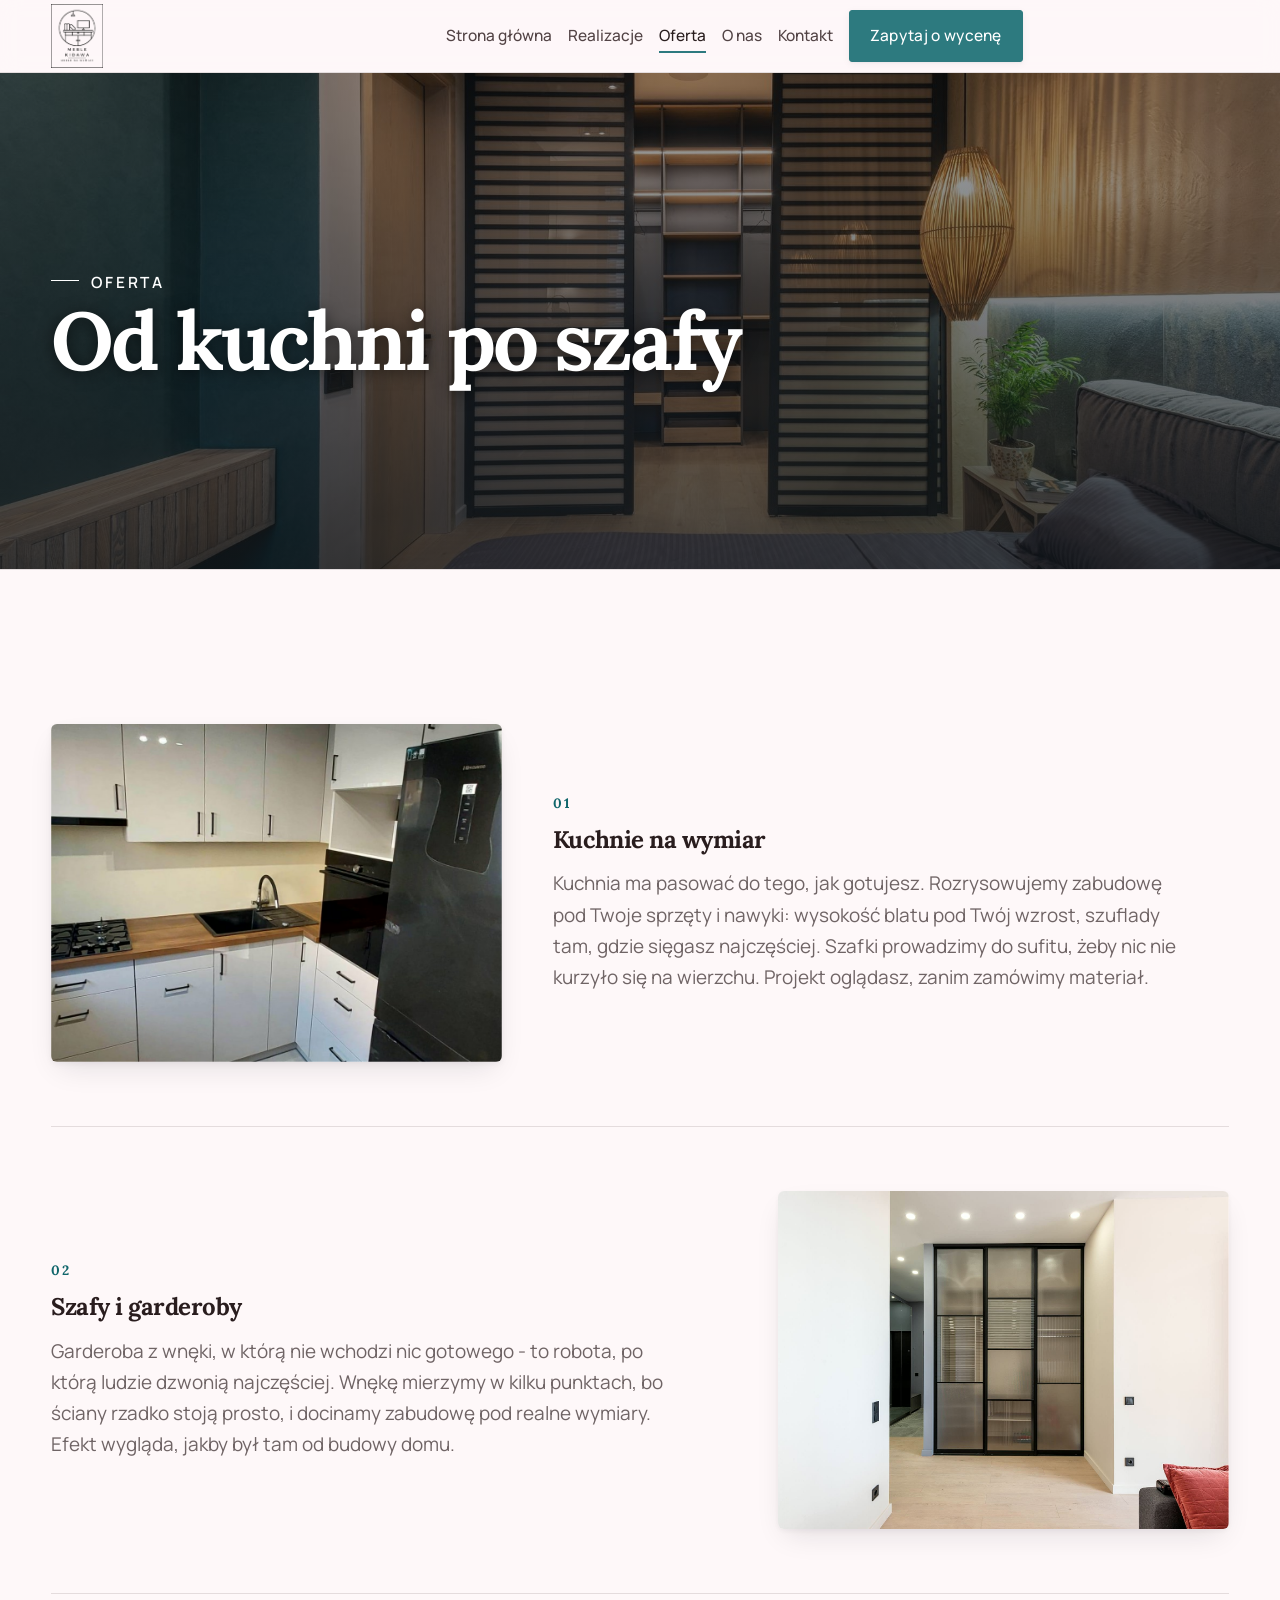
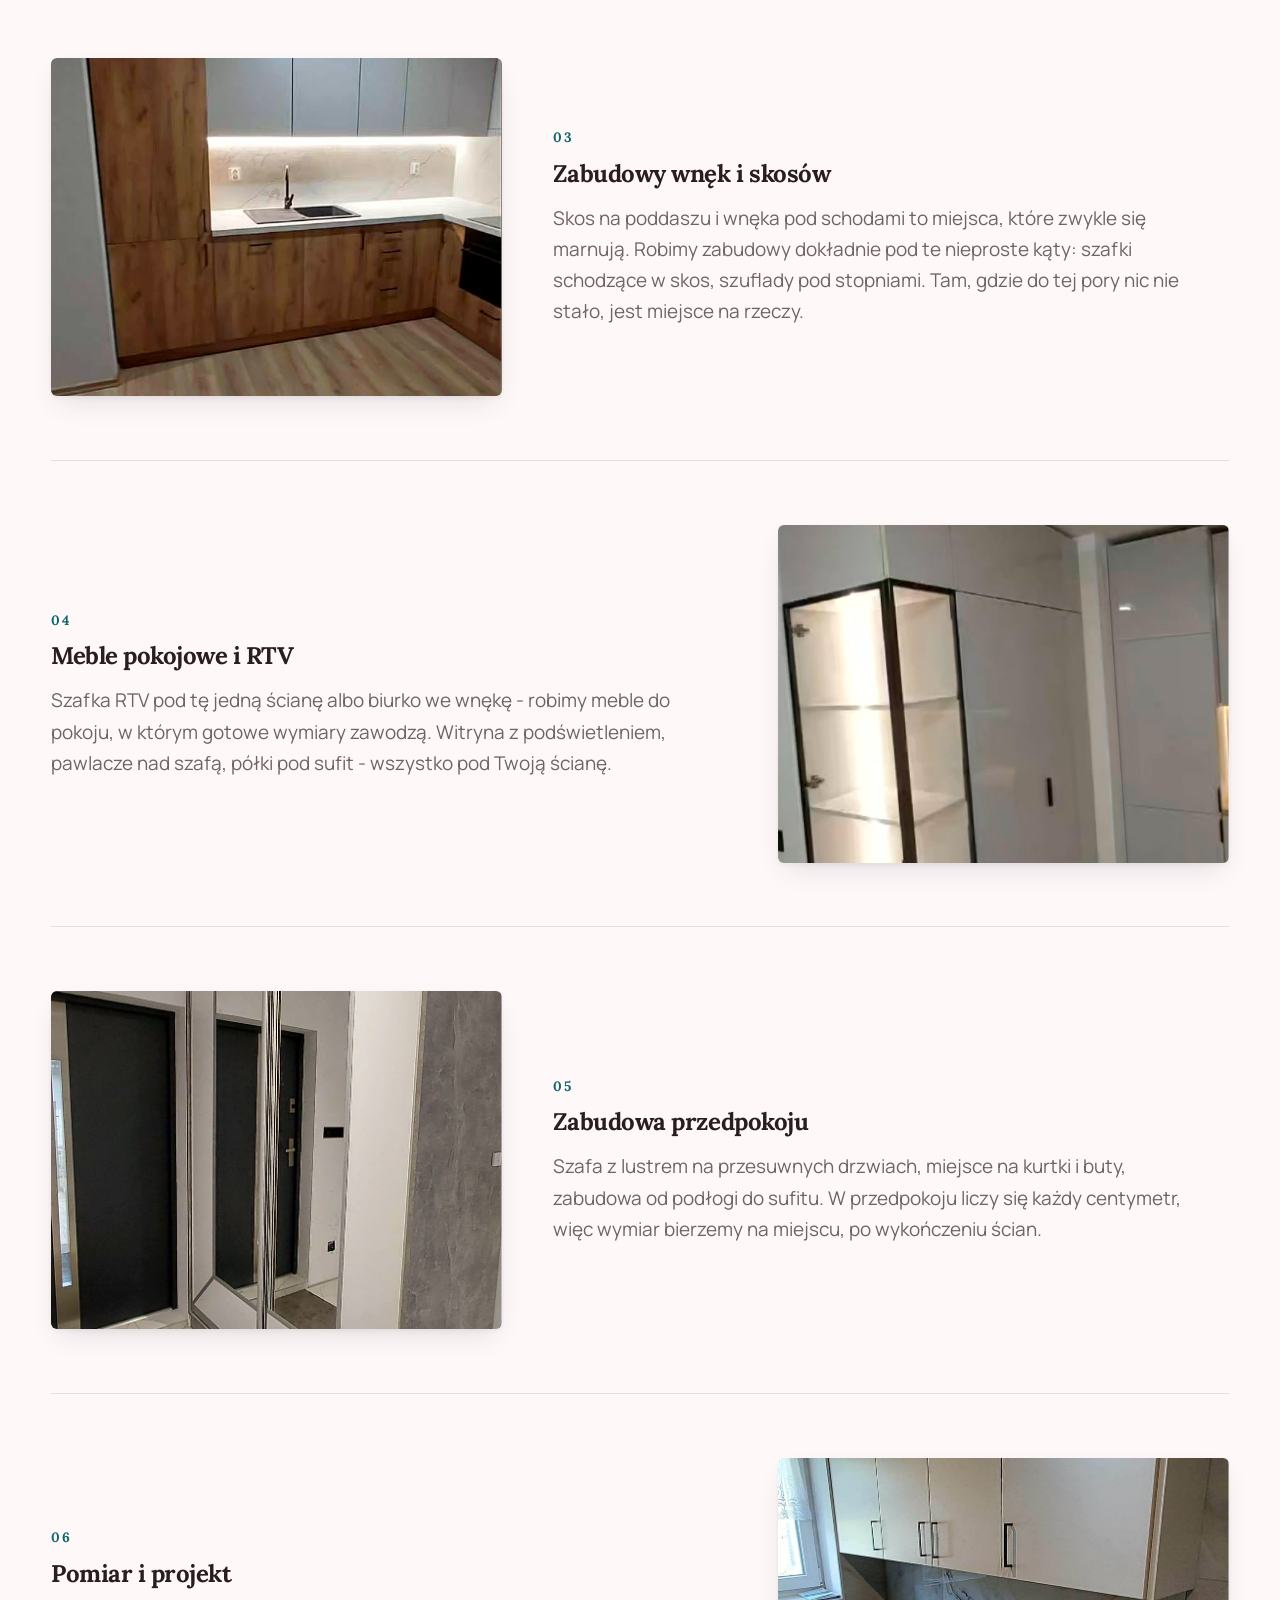
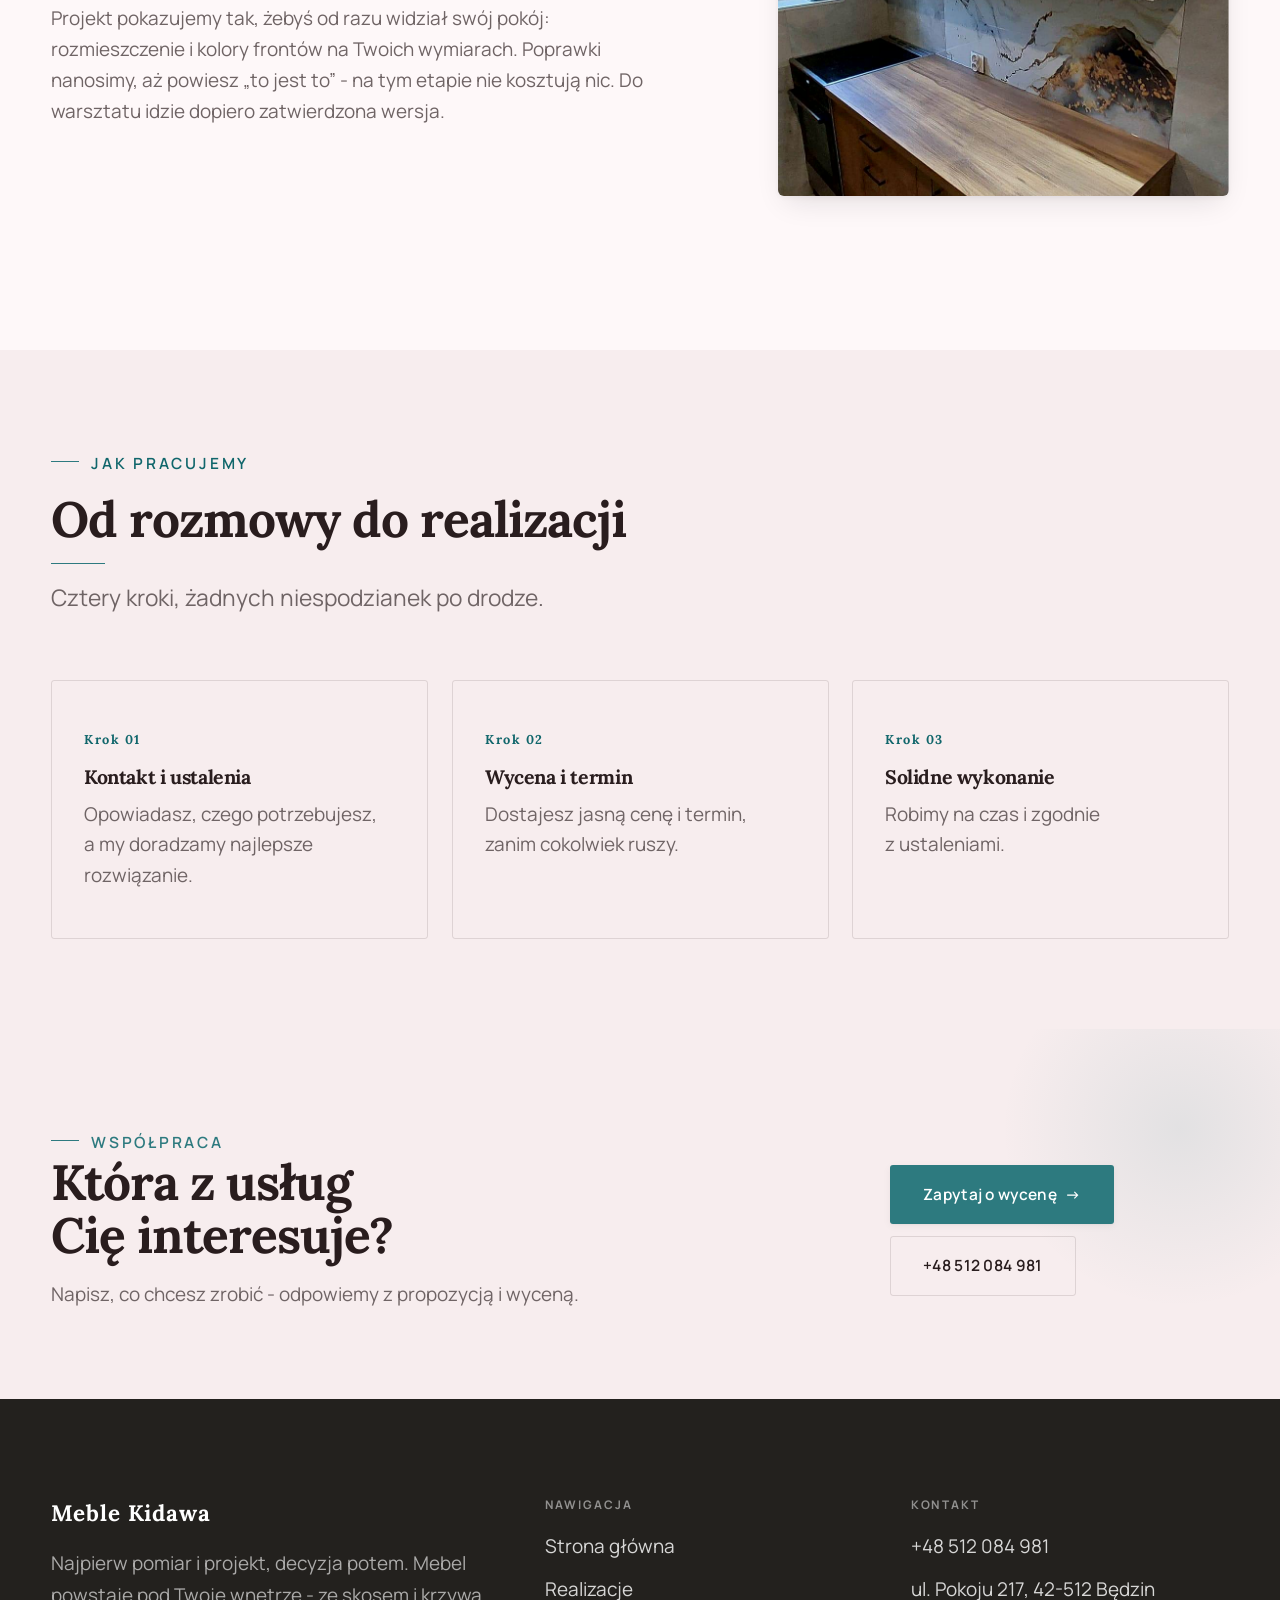
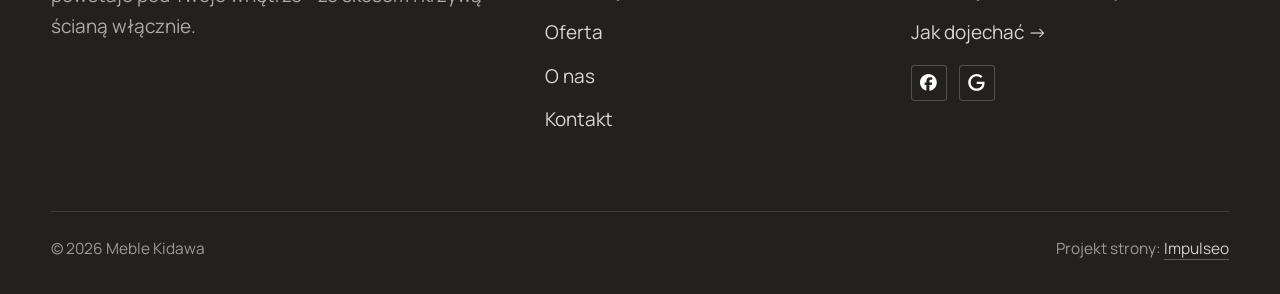
<file: oferta.html>
<!DOCTYPE html>
<html lang="pl">
<head>
<meta charset="UTF-8">
<meta name="viewport" content="width=device-width, initial-scale=1.0">
<title>Oferta - Meble Kidawa</title>
<meta name="description" content="Meble na wymiar w Będzinie: kuchnie, szafy i zabudowy pod Twoje wnętrze. Bezpłatny pomiar i projekt, jedna cena, montaż z gwarancją. Zadzwoń: +48 512 084 981.">
<link rel="canonical" href="https://impulseo-pl.github.io/meble-kidawa/oferta.html">
<meta name="robots" content="noindex, nofollow">
<meta property="og:type" content="website">
<meta property="og:locale" content="pl_PL">
<meta property="og:site_name" content="Meble Kidawa">
<meta property="og:title" content="Oferta - Meble Kidawa">
<meta property="og:description" content="Meble na wymiar w Będzinie: kuchnie, szafy i zabudowy pod Twoje wnętrze. Bezpłatny pomiar i projekt, jedna cena, montaż z gwarancją. Zadzwoń: +48 512 084 981.">
<meta property="og:url" content="https://impulseo-pl.github.io/meble-kidawa/oferta.html">
<meta property="og:image" content="https://impulseo-pl.github.io/meble-kidawa/img/og.jpg">
<meta property="og:image:width" content="1200">
<meta property="og:image:height" content="630">
<meta name="twitter:card" content="summary_large_image">
<link rel="preconnect" href="https://fonts.googleapis.com">
<link rel="preconnect" href="https://fonts.gstatic.com" crossorigin>
<link href="https://fonts.googleapis.com/css2?family=Lora:wght@500;600;700&family=Manrope:wght@400;500;600&display=swap" rel="stylesheet">
<link rel="stylesheet" href="assets/styles.css?v=d6cf9974">
</head>
<body>

<header class="nav">
  <div class="wrap nav-inner">
    <a class="brand brand-has-logo" href="index.html"><img class="brand-logo" src="img/logo.png" alt="Meble Kidawa" width="869" height="1072" decoding="async"></a>
    <nav class="nav-links">
      <a href="index.html">Strona główna</a>
      <a href="realizacje.html">Realizacje</a>
      <a href="oferta.html" class="active" aria-current="page">Oferta</a>
      <a href="o-nas.html">O nas</a>
      <a href="kontakt.html">Kontakt</a>
      <a href="kontakt.html" class="btn btn-accent">Zapytaj o wycenę</a>
    </nav>
    <button class="nav-toggle" aria-label="Menu"><span></span><span></span><span></span></button>
  </div>
</header>

<main>
<section class="pagehead">
  <img src="img/ph-oferta.jpg" alt="Meble Kidawa - Od kuchni po szafy" width="1880" height="1255" decoding="async">
  <div class="wrap">
    <span class="eyebrow">Oferta</span>
    <h1>Od kuchni po szafy</h1>
  </div>
</section>
<section>
  <div class="wrap">
    <div class="svc-row reveal">
      <div class="svc-row-art"><img src="img/g1.jpg" alt="Kuchnie na wymiar" loading="lazy" width="922" height="1640" decoding="async"></div>
      <div>
        <span class="num">01</span>
        <h3>Kuchnie na wymiar</h3>
        <p class="muted">Kuchnia ma pasować do tego, jak gotujesz. Rozrysowujemy zabudowę pod Twoje sprzęty i nawyki: wysokość blatu pod Twój wzrost, szuflady tam, gdzie sięgasz najczęściej. Szafki prowadzimy do sufitu, żeby nic nie kurzyło się na wierzchu. Projekt oglądasz, zanim zamówimy materiał.</p>
      </div>
    </div>
    <div class="svc-row rev reveal">
      <div class="svc-row-art"><img src="img/g15.jpg" alt="Szafy i garderoby" loading="lazy" width="1880" height="1255" decoding="async"></div>
      <div>
        <span class="num">02</span>
        <h3>Szafy i garderoby</h3>
        <p class="muted">Garderoba z wnęki, w którą nie wchodzi nic gotowego - to robota, po którą ludzie dzwonią najczęściej. Wnękę mierzymy w kilku punktach, bo ściany rzadko stoją prosto, i docinamy zabudowę pod realne wymiary. Efekt wygląda, jakby był tam od budowy domu.</p>
      </div>
    </div>
    <div class="svc-row reveal">
      <div class="svc-row-art"><img src="img/about.jpg" alt="Zabudowy wnęk i skosów" loading="lazy" width="720" height="1280" decoding="async"></div>
      <div>
        <span class="num">03</span>
        <h3>Zabudowy wnęk i skosów</h3>
        <p class="muted">Skos na poddaszu i wnęka pod schodami to miejsca, które zwykle się marnują. Robimy zabudowy dokładnie pod te nieproste kąty: szafki schodzące w skos, szuflady pod stopniami. Tam, gdzie do tej pory nic nie stało, jest miejsce na rzeczy.</p>
      </div>
    </div>
    <div class="svc-row rev reveal">
      <div class="svc-row-art"><img src="img/g8.jpg" alt="Meble pokojowe i RTV" loading="lazy" width="626" height="1216" decoding="async"></div>
      <div>
        <span class="num">04</span>
        <h3>Meble pokojowe i RTV</h3>
        <p class="muted">Szafka RTV pod tę jedną ścianę albo biurko we wnękę - robimy meble do pokoju, w którym gotowe wymiary zawodzą. Witryna z podświetleniem, pawlacze nad szafą, półki pod sufit - wszystko pod Twoją ścianę.</p>
      </div>
    </div>
    <div class="svc-row reveal">
      <div class="svc-row-art"><img src="img/g7.jpg" alt="Zabudowa przedpokoju" loading="lazy" width="921" height="2048" decoding="async"></div>
      <div>
        <span class="num">05</span>
        <h3>Zabudowa przedpokoju</h3>
        <p class="muted">Szafa z lustrem na przesuwnych drzwiach, miejsce na kurtki i buty, zabudowa od podłogi do sufitu. W przedpokoju liczy się każdy centymetr, więc wymiar bierzemy na miejscu, po wykończeniu ścian.</p>
      </div>
    </div>
    <div class="svc-row rev reveal">
      <div class="svc-row-art"><img src="img/g3.jpg" alt="Pomiar i projekt" loading="lazy" width="921" height="2048" decoding="async"></div>
      <div>
        <span class="num">06</span>
        <h3>Pomiar i projekt</h3>
        <p class="muted">Projekt pokazujemy tak, żebyś od razu widział swój pokój: rozmieszczenie i kolory frontów na Twoich wymiarach. Poprawki nanosimy, aż powiesz „to jest to” - na tym etapie nie kosztują nic. Do warsztatu idzie dopiero zatwierdzona wersja.</p>
      </div>
    </div>
  </div>
</section>
<section class="trust">
  <div class="wrap">
    <div class="head reveal">
      <span class="eyebrow">Jak pracujemy</span>
      <h2>Od rozmowy do realizacji</h2>
      <p>Cztery kroki, żadnych niespodzianek po drodze.</p>
    </div>
    <div class="svc-grid">
      <div class="svc reveal"><div class="ic">Krok 01</div><h3>Kontakt i ustalenia</h3><p>Opowiadasz, czego potrzebujesz, a my doradzamy najlepsze rozwiązanie.</p></div>
      <div class="svc reveal"><div class="ic">Krok 02</div><h3>Wycena i termin</h3><p>Dostajesz jasną cenę i termin, zanim cokolwiek ruszy.</p></div>
      <div class="svc reveal"><div class="ic">Krok 03</div><h3>Solidne wykonanie</h3><p>Robimy na czas i zgodnie z ustaleniami.</p></div>
    </div>
  </div>
</section>
<section class="cta">
  <div class="wrap">
    <div class="reveal">
      <span class="eyebrow">Współpraca</span>
      <h2>Która z usług Cię interesuje?</h2>
      <p>Napisz, co chcesz zrobić - odpowiemy z propozycją i wyceną.</p>
    </div>
    <div class="cta-actions reveal">
      <a href="kontakt.html" class="btn btn-light">Zapytaj o wycenę <span class="arr">→</span></a>
      <a href="tel:+48512084981" class="btn btn-ghost btn-ghost-cta">+48 512 084 981</a>
    </div>
  </div>
</section>
</main>

<footer>
  <div class="wrap">
    <div class="foot-grid">
      <div class="foot-brand">
        <div class="name">Meble Kidawa</div>
        <p>Najpierw pomiar i projekt, decyzja potem. Mebel powstaje pod Twoje wnętrze - ze skosem i krzywą ścianą włącznie.</p>
      </div>
      <div class="foot-col">
        <h4>Nawigacja</h4>
        <a href="index.html">Strona główna</a>
        <a href="realizacje.html">Realizacje</a>
        <a href="oferta.html">Oferta</a>
        <a href="o-nas.html">O nas</a>
        <a href="kontakt.html">Kontakt</a>
      </div>
      <div class="foot-col">
        <h4>Kontakt</h4>
        <a href="tel:+48512084981">+48 512 084 981</a>
        <p>ul. Pokoju 217, 42-512 Będzin</p>
        <a href="https://maps.google.com/?cid=2623570654405143508" target="_blank" rel="noopener">Jak dojechać →</a>
      <div class="foot-soc">
        <a class="soc" href="https://www.facebook.com/p/Meble-Kidawa-100095358768542/" target="_blank" rel="noopener" aria-label="Facebook - Meble Kidawa"><svg viewBox="0 0 24 24" aria-hidden="true" focusable="false"><path d="M9.101 23.691v-7.98H6.627v-3.667h2.474v-1.58c0-4.085 1.848-5.978 5.858-5.978.401 0 .955.042 1.468.103a8.68 8.68 0 0 1 1.141.195v3.325a8.623 8.623 0 0 0-.653-.036 26.805 26.805 0 0 0-.733-.009c-.707 0-1.259.096-1.675.309a1.686 1.686 0 0 0-.679.622c-.258.42-.374.995-.374 1.752v1.297h3.919l-.386 2.103-.287 1.564h-3.246v8.245C19.396 23.238 24 18.179 24 12.044c0-6.627-5.373-12-12-12s-12 5.373-12 12c0 5.628 3.874 10.35 9.101 11.647Z" fill="currentColor"/></svg></a>
        <a class="soc" href="https://maps.google.com/?cid=2623570654405143508" target="_blank" rel="noopener" aria-label="Google - Meble Kidawa"><svg viewBox="0 0 24 24" aria-hidden="true" focusable="false"><path d="M12.48 10.92v3.28h7.84c-.24 1.84-.853 3.187-1.787 4.133-1.147 1.147-2.933 2.4-6.053 2.4-4.827 0-8.6-3.893-8.6-8.72s3.773-8.72 8.6-8.72c2.6 0 4.507 1.027 5.907 2.347l2.307-2.307C18.747 1.44 16.133 0 12.48 0 5.867 0 .307 5.387.307 12s5.56 12 12.173 12c3.573 0 6.267-1.173 8.373-3.36 2.16-2.16 2.84-5.213 2.84-7.667 0-.76-.053-1.467-.173-2.053H12.48z" fill="currentColor"/></svg></a>
      </div>
      </div>
    </div>
    <div class="foot-bot">
      <span>© 2026 Meble Kidawa</span>
      <span>Projekt strony: <a class="foot-credit" href="https://impulseo.pl" target="_blank" rel="noopener">Impulseo</a></span>
    </div>
  </div>
</footer>
<div class="sticky-reserve"><a class="sr-book" href="kontakt.html">Zapytaj o wycenę</a><a class="sr-call" href="tel:+48512084981" aria-label="Zadzwoń"><svg class="ico-tel" width="16" height="16" viewBox="0 0 24 24" fill="none" aria-hidden="true"><path d="M6.6 10.8a15.5 15.5 0 0 0 6.6 6.6l2.2-2.2a1 1 0 0 1 1-.24 11.4 11.4 0 0 0 3.6.58 1 1 0 0 1 1 1V20a1 1 0 0 1-1 1A17 17 0 0 1 3 4a1 1 0 0 1 1-1h3.5a1 1 0 0 1 1 1c0 1.25.2 2.46.58 3.6a1 1 0 0 1-.25 1l-2.23 2.2Z" fill="currentColor"/></svg></a></div>
<div class="demo-wazne" data-do="2026-10-25" data-cykl="3" hidden><svg class="dw-ico" width="13" height="13" viewBox="0 0 24 24" fill="none" aria-hidden="true"><circle cx="12" cy="12" r="8.6" stroke="currentColor" stroke-width="1.8"/><path d="M12 7.2V12l3.3 2" stroke="currentColor" stroke-width="1.8" stroke-linecap="round"/></svg><span class="dw-txt"></span></div>

<script src="assets/main.js"></script>
</body>
</html>
</file>
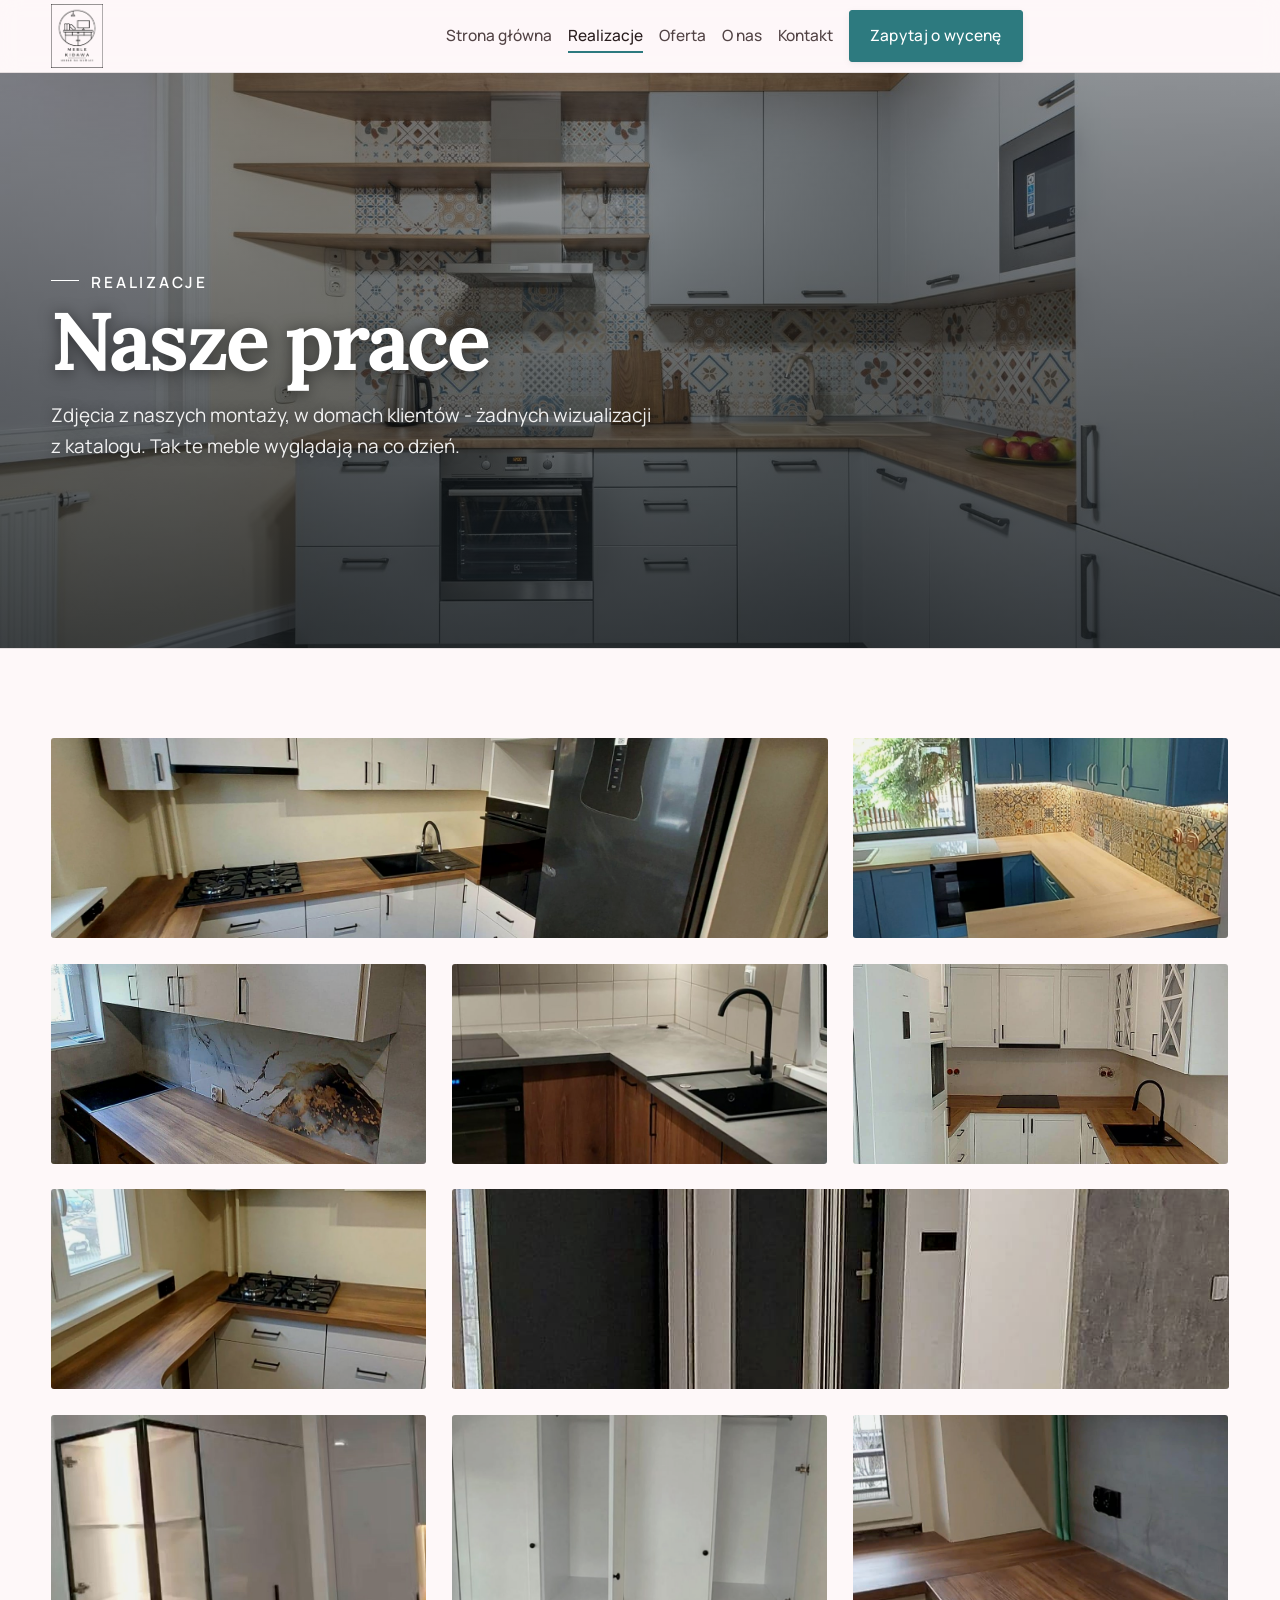
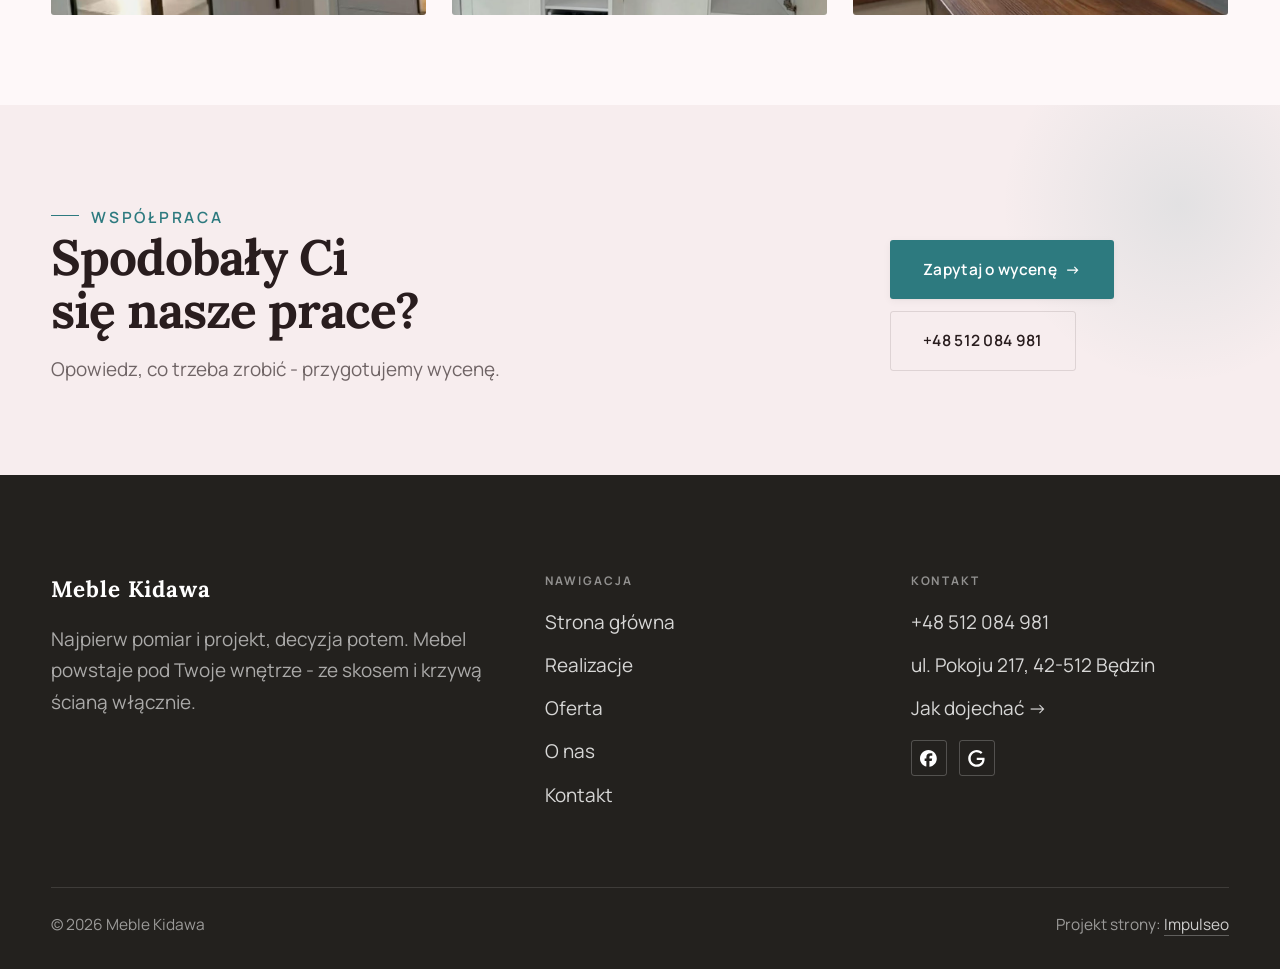
<file: realizacje.html>
<!DOCTYPE html>
<html lang="pl">
<head>
<meta charset="UTF-8">
<meta name="viewport" content="width=device-width, initial-scale=1.0">
<title>Realizacje - Meble Kidawa</title>
<meta name="description" content="Realizacje Meble Kidawa: Kuchnia na wymiar, Szafa wnękowa, Garderoba, Zabudowa pod skosem, Blat z litego drewna">
<link rel="canonical" href="https://impulseo-pl.github.io/meble-kidawa/realizacje.html">
<meta name="robots" content="noindex, nofollow">
<meta property="og:type" content="website">
<meta property="og:locale" content="pl_PL">
<meta property="og:site_name" content="Meble Kidawa">
<meta property="og:title" content="Realizacje - Meble Kidawa">
<meta property="og:description" content="Realizacje Meble Kidawa: Kuchnia na wymiar, Szafa wnękowa, Garderoba, Zabudowa pod skosem, Blat z litego drewna">
<meta property="og:url" content="https://impulseo-pl.github.io/meble-kidawa/realizacje.html">
<meta property="og:image" content="https://impulseo-pl.github.io/meble-kidawa/img/og.jpg">
<meta property="og:image:width" content="1200">
<meta property="og:image:height" content="630">
<meta name="twitter:card" content="summary_large_image">
<link rel="preconnect" href="https://fonts.googleapis.com">
<link rel="preconnect" href="https://fonts.gstatic.com" crossorigin>
<link href="https://fonts.googleapis.com/css2?family=Lora:wght@500;600;700&family=Manrope:wght@400;500;600&display=swap" rel="stylesheet">
<link rel="stylesheet" href="assets/styles.css?v=d6cf9974">
</head>
<body>

<header class="nav">
  <div class="wrap nav-inner">
    <a class="brand brand-has-logo" href="index.html"><img class="brand-logo" src="img/logo.png" alt="Meble Kidawa" width="869" height="1072" decoding="async"></a>
    <nav class="nav-links">
      <a href="index.html">Strona główna</a>
      <a href="realizacje.html" class="active" aria-current="page">Realizacje</a>
      <a href="oferta.html">Oferta</a>
      <a href="o-nas.html">O nas</a>
      <a href="kontakt.html">Kontakt</a>
      <a href="kontakt.html" class="btn btn-accent">Zapytaj o wycenę</a>
    </nav>
    <button class="nav-toggle" aria-label="Menu"><span></span><span></span><span></span></button>
  </div>
</header>

<main>
<section class="pagehead">
  <img src="img/ph-realizacje.jpg" alt="Meble Kidawa - Nasze prace" width="1880" height="1255" decoding="async">
  <div class="wrap">
    <span class="eyebrow">Realizacje</span>
    <h1>Nasze prace</h1>
    <p>Zdjęcia z naszych montaży, w domach klientów - żadnych wizualizacji z katalogu. Tak te meble wyglądają na co dzień.</p>
  </div>
</section>
<section>
  <div class="wrap">
    <div class="gallery">
      <div class="tile t-two3 reveal"><img src="img/g1.jpg" alt="Meble Kidawa" loading="lazy" width="1972" height="810" decoding="async"></div>
      <div class="tile t-third reveal"><img src="img/g2.jpg" alt="Meble Kidawa" loading="lazy" width="922" height="1640" decoding="async"></div>
      <div class="tile t-third reveal"><img src="img/g3.jpg" alt="Meble Kidawa" loading="lazy" width="921" height="2048" decoding="async"></div>
      <div class="tile t-third reveal"><img src="img/g4.jpg" alt="Meble Kidawa" loading="lazy" width="816" height="1968" decoding="async"></div>
      <div class="tile t-third reveal"><img src="img/g5.jpg" alt="Meble Kidawa" loading="lazy" width="921" height="2048" decoding="async"></div>
      <div class="tile t-third reveal"><img src="img/g6.jpg" alt="Meble Kidawa" loading="lazy" width="810" height="1972" decoding="async"></div>
      <div class="tile t-two3 reveal"><img src="img/g7.jpg" alt="Meble Kidawa" loading="lazy" width="921" height="2048" decoding="async"></div>
      <div class="tile t-third reveal"><img src="img/g8.jpg" alt="Meble Kidawa" loading="lazy" width="626" height="1216" decoding="async"></div>
      <div class="tile t-third reveal"><img src="img/g9.jpg" alt="Meble Kidawa" loading="lazy" width="886" height="1602" decoding="async"></div>
      <div class="tile t-third reveal"><img src="img/g11.jpg" alt="Meble Kidawa" loading="lazy" width="922" height="1640" decoding="async"></div>
    </div>
  </div>
</section>
<section class="cta">
  <div class="wrap">
    <div class="reveal">
      <span class="eyebrow">Współpraca</span>
      <h2>Spodobały Ci się nasze prace?</h2>
      <p>Opowiedz, co trzeba zrobić - przygotujemy wycenę.</p>
    </div>
    <div class="cta-actions reveal">
      <a href="kontakt.html" class="btn btn-light">Zapytaj o wycenę <span class="arr">→</span></a>
      <a href="tel:+48512084981" class="btn btn-ghost btn-ghost-cta">+48 512 084 981</a>
    </div>
  </div>
</section>
</main>

<footer>
  <div class="wrap">
    <div class="foot-grid">
      <div class="foot-brand">
        <div class="name">Meble Kidawa</div>
        <p>Najpierw pomiar i projekt, decyzja potem. Mebel powstaje pod Twoje wnętrze - ze skosem i krzywą ścianą włącznie.</p>
      </div>
      <div class="foot-col">
        <h4>Nawigacja</h4>
        <a href="index.html">Strona główna</a>
        <a href="realizacje.html">Realizacje</a>
        <a href="oferta.html">Oferta</a>
        <a href="o-nas.html">O nas</a>
        <a href="kontakt.html">Kontakt</a>
      </div>
      <div class="foot-col">
        <h4>Kontakt</h4>
        <a href="tel:+48512084981">+48 512 084 981</a>
        <p>ul. Pokoju 217, 42-512 Będzin</p>
        <a href="https://maps.google.com/?cid=2623570654405143508" target="_blank" rel="noopener">Jak dojechać →</a>
      <div class="foot-soc">
        <a class="soc" href="https://www.facebook.com/p/Meble-Kidawa-100095358768542/" target="_blank" rel="noopener" aria-label="Facebook - Meble Kidawa"><svg viewBox="0 0 24 24" aria-hidden="true" focusable="false"><path d="M9.101 23.691v-7.98H6.627v-3.667h2.474v-1.58c0-4.085 1.848-5.978 5.858-5.978.401 0 .955.042 1.468.103a8.68 8.68 0 0 1 1.141.195v3.325a8.623 8.623 0 0 0-.653-.036 26.805 26.805 0 0 0-.733-.009c-.707 0-1.259.096-1.675.309a1.686 1.686 0 0 0-.679.622c-.258.42-.374.995-.374 1.752v1.297h3.919l-.386 2.103-.287 1.564h-3.246v8.245C19.396 23.238 24 18.179 24 12.044c0-6.627-5.373-12-12-12s-12 5.373-12 12c0 5.628 3.874 10.35 9.101 11.647Z" fill="currentColor"/></svg></a>
        <a class="soc" href="https://maps.google.com/?cid=2623570654405143508" target="_blank" rel="noopener" aria-label="Google - Meble Kidawa"><svg viewBox="0 0 24 24" aria-hidden="true" focusable="false"><path d="M12.48 10.92v3.28h7.84c-.24 1.84-.853 3.187-1.787 4.133-1.147 1.147-2.933 2.4-6.053 2.4-4.827 0-8.6-3.893-8.6-8.72s3.773-8.72 8.6-8.72c2.6 0 4.507 1.027 5.907 2.347l2.307-2.307C18.747 1.44 16.133 0 12.48 0 5.867 0 .307 5.387.307 12s5.56 12 12.173 12c3.573 0 6.267-1.173 8.373-3.36 2.16-2.16 2.84-5.213 2.84-7.667 0-.76-.053-1.467-.173-2.053H12.48z" fill="currentColor"/></svg></a>
      </div>
      </div>
    </div>
    <div class="foot-bot">
      <span>© 2026 Meble Kidawa</span>
      <span>Projekt strony: <a class="foot-credit" href="https://impulseo.pl" target="_blank" rel="noopener">Impulseo</a></span>
    </div>
  </div>
</footer>
<div class="sticky-reserve"><a class="sr-book" href="kontakt.html">Zapytaj o wycenę</a><a class="sr-call" href="tel:+48512084981" aria-label="Zadzwoń"><svg class="ico-tel" width="16" height="16" viewBox="0 0 24 24" fill="none" aria-hidden="true"><path d="M6.6 10.8a15.5 15.5 0 0 0 6.6 6.6l2.2-2.2a1 1 0 0 1 1-.24 11.4 11.4 0 0 0 3.6.58 1 1 0 0 1 1 1V20a1 1 0 0 1-1 1A17 17 0 0 1 3 4a1 1 0 0 1 1-1h3.5a1 1 0 0 1 1 1c0 1.25.2 2.46.58 3.6a1 1 0 0 1-.25 1l-2.23 2.2Z" fill="currentColor"/></svg></a></div>
<div class="demo-wazne" data-do="2026-10-25" data-cykl="3" hidden><svg class="dw-ico" width="13" height="13" viewBox="0 0 24 24" fill="none" aria-hidden="true"><circle cx="12" cy="12" r="8.6" stroke="currentColor" stroke-width="1.8"/><path d="M12 7.2V12l3.3 2" stroke="currentColor" stroke-width="1.8" stroke-linecap="round"/></svg><span class="dw-txt"></span></div>

<script src="assets/main.js"></script>
</body>
</html>
</file>
<file: assets/styles.css>
/* ============================================================
   STOLBASZ — premium, architektoniczny B2B fit-out
   Jasna paleta, zero brązu. System wg premium-web-craft.
   Projekt strony: Impulseo (impulseo.pl)
   ============================================================ */

:root{
  /* PALETA — jasna, architektoniczna, chłodna */
  --paper:#F3F1EC;          /* główne tło */
  --paper-2:#E6E3DB;        /* sekcje alternatywne (chłodny jasny szary) */
  --paper-3:#E6E3DB;        /* delikatne wypełnienia */
  --ink:#23211E;            /* tekst główny — chłodny grafit */
  --ink-soft:#43403A;       /* nagłówki drugorzędne */
  --muted:#87837A;          /* tekst poboczny */
  --line:rgba(35,33,30,.12);/* hairline */
  --accent:#8A6B3C;         /* stonowany petrol-slate — jedyny akcent */
  --accent-d:#6E5430;
  --accent-soft:rgba(138,107,60,.10);
  --dark:#23211E;           /* sekcje ciemne (stopka/CTA) */

  /* HOVER ZDJĘĆ — JEDEN standard dla całego silnika (decyzja K. 04.08.2026, artefakt z wariantami).
     AKTUALNE (K.+Szymon 09.08.2026, wybór z artefaktu 6 wariantów): zoom 1.05 przy 1.4s -
     przy tak długim czasie mocniejszy kadr NIE skacze, tylko „oddycha". Poprzedni standard
     (1.02 / .55s z 04.08) odbierany jako dynamiczny i szybki.
     Spoczynek lekko przygaszony, ale TYLKO tam, gdzie jest mysz (@media hover:hover) —
     na telefonie zdjęcia zostają w pełnej jasności. */
  --img-zoom:1.05;                   /* K.+Szymon 09.08: wariant F z artefaktu porównawczego */
  --img-rest:brightness(.95) saturate(.99);
  --img-hot:brightness(1.06) saturate(1.05);
  --img-dur:1.4s;                    /* K.+Szymon 09.08 (wariant F): powoli = elegancko */
  --img-ease:cubic-bezier(.16,.84,.44,1);  /* miękki ogon, efekt „oddychania" */

  /* ODSTĘPY — skala 4/8 */
  --space-1:4px; --space-2:8px; --space-3:12px; --space-4:16px; --space-5:24px;
  --space-6:32px; --space-7:48px; --space-8:64px; --space-9:96px; --space-10:128px;

  /* TYPOGRAFIA — fluid clamp() (skala podbita 16.07.2026: większe, czytelniejsze litery — uwaga Adama) */
  --text-sm:clamp(.9rem,.87rem + .12vw,1rem);
  --text-base:clamp(1.08rem,1.04rem + .18vw,1.2rem);
  --text-lg:clamp(1.24rem,1.15rem + .34vw,1.44rem);
  --text-h3:clamp(1.34rem,1.22rem + .55vw,1.66rem);
  --text-h2:clamp(2.1rem,1.66rem + 2.1vw,3.1rem);
  --text-h1:clamp(2.9rem,2.1rem + 4vw,5.1rem);

  /* PROMIENIE — architektoniczne, raczej ostre */
  --r-sm:3px; --r-md:6px; --r-lg:10px;

  /* RUCH */
  --ease:cubic-bezier(.25,.46,.45,.94); --dur:.24s;

  /* CIENIE — miękkie, warstwowe */
  --sh-sm:0 1px 2px rgba(16,24,32,.04), 0 2px 8px rgba(16,24,32,.05);
  --sh-md:0 2px 6px rgba(16,24,32,.05), 0 12px 28px -8px rgba(16,24,32,.12);
  --sh-lg:0 6px 14px rgba(16,24,32,.07), 0 26px 56px -18px rgba(16,24,32,.22);

  --hairline:1px solid var(--line);

  --font-display:'Lora',serif;
  --font-body:'Manrope',sans-serif;
}

*{box-sizing:border-box;margin:0;padding:0}
html{scroll-behavior:smooth}
body{
  font-family:var(--font-body);
  font-size:var(--text-base);
  line-height:1.65;
  color:var(--ink);
  background:var(--paper);
  -webkit-font-smoothing:antialiased;
  text-rendering:optimizeLegibility;
}
img{max-width:100%;height:auto;display:block}  /* height:auto = width/height z atrybutów trzyma proporcje (TOP#12) */
a{color:inherit;text-decoration:none}

.wrap{width:min(92%,1180px);margin-inline:auto}
section{padding-block:clamp(52px,6.5vw,96px)}

h1,h2,h3{font-family:var(--font-display);font-weight:700;line-height:1.08;letter-spacing:-.02em;color:var(--ink)}
h1{font-size:var(--text-h1);letter-spacing:-.035em}
h2{font-size:var(--text-h2);letter-spacing:-.025em}
h3{font-size:var(--text-h3)}
/* MIARA — długość wiersza. WCAG 2.2 SC 1.4.8: max 80 znaków; Butterick: 45–90.
   68ch daje realnie 72–78 znaków polskiego tekstu, czyli z zapasem pod granicą.
   Wcześniej limit miał TYLKO <p> — <li>, <blockquote> i <dd> nie miały żadnego,
   i to jedyny powód, dla którego 23 bloki na dwóch oddanych stronach jadą po
   83–106 znaków w wierszu (pomiar 07.08.2026, bramka `miara`).
   ⚠️ Listy i definicje ograniczamy TYLKO bez klasy: `ul`/`ol` z klasą to u nas
   układ (siatki kafli, menu), a nie tekst ciągły — tam miarę wyznacza układ. */
/* 60ch, nie 68ch (K. 10.08): po zmianie fontów na węższe kroje (DM Sans i spółka)
   w 68ch mieściło się ~90 znaków - bramka pikselowa słusznie zgłaszała przekroczenie
   granicy 80. Pomiar na żywej przeglądarce: 60ch = 90 znaków, 53ch = ~78 znaków, czyli normę WCAG 1.4.8. */
:root{ --miara:53ch }
p{max-width:min(100%,var(--miara))}
blockquote,
ul:not([class])>li, ol:not([class])>li,
dl:not([class])>dd{max-width:min(100%,var(--miara))}

/* ⚠️ Świadomie BEZ wyjątku `.tile p,.card p,.svc p{max-width:none}`, choć nasuwa się sam:
   te akapity BYŁY już ograniczone (stare `p{max-width:65ch}`), więc „wyjątek" nie odblokowałby
   niczego nowego — tylko ROZLUŹNIŁ stan sprzed zmiany na wszystkich demach naraz.
   `figcaption` żadna z reguł wyżej nie dotyczy, więc też nie potrzebuje zwolnienia. */

/* ŁAMANIE. `balance` wyrównuje długości wierszy w nagłówku, `pretty` pilnuje ostatniego
   wiersza akapitu, żeby nie został w nim jeden wyraz. Obsługiwane od Chrome 117 /
   Safari 17.5; starsze przeglądarki po prostu ignorują tę własność.
   `text-wrap:pretty` nie występowało dotąd ANI RAZ w silniku ani w repo klientów. */
h1,h2,h3,.lead,.lede{text-wrap:balance}
p,li,blockquote,dd{text-wrap:pretty}

.eyebrow{
  font-family:var(--font-body);
  font-size:var(--text-sm);
  font-weight:600;
  letter-spacing:.18em;
  text-transform:uppercase;
  color:var(--accent);
  display:inline-flex;align-items:center;gap:var(--space-3);
}
/* flex:none + margin-top = kreska trzyma się PIERWSZEJ linii. Wcześniej align-items:center
   centrowało ją względem całego bloku i przy zawinięciu (długi kicker typu
   „…WNĘTRZ · LESZNO · OD 2019") druga linia lądowała z brzydkim wcięciem. */
.eyebrow{align-items:flex-start}
.eyebrow>*,.eyebrow{text-wrap:balance}   /* dlugi kicker lamal sie na sierote typu samo „2019" w drugiej linii */
.eyebrow::before{content:"";width:28px;height:1px;background:var(--accent);display:inline-block;flex:none;margin-top:.62em}

.muted{color:var(--muted)}
.lead{font-size:var(--text-lg);line-height:1.55;color:var(--ink-soft);max-width:50ch}

/* ---------- BUTTONS ---------- */
.btn{
  display:inline-flex;align-items:center;gap:var(--space-2);
  font-weight:600;font-size:var(--text-sm);letter-spacing:.02em;
  padding:var(--space-4) var(--space-6);
  border-radius:var(--r-sm);
  transition:transform var(--dur) var(--ease),box-shadow var(--dur) var(--ease),background var(--dur) var(--ease);
  cursor:pointer;border:1px solid transparent;
}
.btn-accent{background:var(--accent);color:#fff;box-shadow:var(--sh-sm)}
.btn-accent:hover{background:var(--accent-d);transform:translateY(-2px);box-shadow:var(--sh-md)}
.btn-accent:active{transform:translateY(0);box-shadow:var(--sh-sm)}
.btn-ghost{background:transparent;color:var(--ink);border-color:var(--line)}
.btn-ghost:hover{border-color:var(--accent);color:var(--accent);transform:translateY(-2px)}
.btn-light{background:#fff;color:var(--ink);box-shadow:var(--sh-sm)}
.btn-light:hover{transform:translateY(-2px);box-shadow:var(--sh-md)}
.btn .arr{transition:transform var(--dur) var(--ease)}
.btn:hover .arr{transform:translateX(4px)}

/* ---------- NAV ---------- */
.nav{
  position:sticky;top:0;z-index:50;
  background:color-mix(in srgb,var(--paper) 88%,transparent);
  backdrop-filter:saturate(140%) blur(10px);
  border-bottom:var(--hairline);
}
.nav-inner{display:flex;align-items:center;justify-content:space-between;gap:var(--space-5);height:72px}
/* ANTY-NACHODZENIE (K. 05.08.2026): długa nazwa firmy + przycisk z pełnym numerem nie mieściły się w pasku
   i flex ściskał linki PONIŻEJ ich treści - "Kontakt" wchodził na ramkę "Zadzwoń +48 ...". Teraz ustępuje
   nazwa marki (skrót wielokropkiem), a menu i przycisk nigdy się nie kurczą ani nie zachodzą na siebie. */
.brand{display:flex;flex-direction:column;line-height:1;min-width:0;flex:0 1 auto}
.brand .name{font-family:var(--font-display);font-weight:800;font-size:1.35rem;letter-spacing:.04em;white-space:nowrap;overflow:hidden;text-overflow:ellipsis}
.brand .sub{font-size:.62rem;letter-spacing:.34em;text-transform:uppercase;color:var(--muted);margin-top:5px;white-space:nowrap;overflow:hidden;text-overflow:ellipsis}
.nav-links{display:flex;align-items:center;gap:var(--space-6);flex:0 0 auto}
.nav-links a{font-size:var(--text-sm);font-weight:500;color:var(--ink-soft);position:relative;padding-block:4px;white-space:nowrap;transition:color var(--dur) var(--ease)}
.nav-links a::after{content:"";position:absolute;left:0;bottom:0;width:0;height:1.5px;background:var(--accent);transition:width var(--dur) var(--ease)}
.nav-links a:hover,.nav-links a.active{color:var(--ink)}
.nav-links a:hover::after,.nav-links a.active::after{width:100%}
.nav-links .btn{padding:var(--space-2) var(--space-5)}
/* przyciski w nav: właściwy kolor (przebij .nav-links a) + bez podkreślenia */
.nav-links a.btn-accent{color:#fff}
.nav-links a.btn-ghost,.nav-links a.btn-light{color:var(--ink)}
/* CTA w pasku: NIE podkreślenie spod linków menu, ale ten sam przelatujący błysk,
   co na wszystkich innych przyciskach (zgłoszenie K. 13.08.2026 - „na hero jest efekt
   światła przechodzącego przez przycisk, na navbarze go nie ma, a mają być identyczne").
   Reguła `.nav-links a::after` jest silniejsza od `.btn::after`, więc trzeba jej
   geometrię wyzerować i wpisać połysk z nazwy - samo `display:none` gasiło efekt. */
.nav-links a.btn::after{
  display:block;content:"";position:absolute;inset:0;z-index:-1;pointer-events:none;
  width:auto;height:auto;border-radius:inherit;   /* kasuje geometrię podkreślenia (width:0;height:1.5px) */
  background:linear-gradient(100deg,transparent 32%,rgba(255,255,255,.20) 50%,transparent 68%);
  translate:-120% 0}
@media (prefers-reduced-motion:no-preference){
  .nav-links a.btn:hover::after{translate:120% 0;transition:translate .75s var(--mt-ease,cubic-bezier(.16,.84,.44,1))}
}
.nav-toggle{display:none;background:none;border:none;cursor:pointer;flex-direction:column;gap:5px;padding:8px}
.nav-toggle span{width:24px;height:2px;background:var(--ink);transition:var(--dur)}
/* Ciasny zakres MIĘDZY menu mobilnym a pełnym pulpitem: zbijamy odstępy i nazwę marki,
   żeby wszystko zmieściło się naturalnie, zanim w ogóle dojdzie do skracania wielokropkiem. */
@media(max-width:1280px) and (min-width:921px){
  .nav-links{gap:var(--space-4)}
  .nav-links .btn{padding:var(--space-2) var(--space-4)}
  .brand .name{font-size:1.15rem}
}

/* ---------- HERO (split) ---------- */
.hero{position:relative;overflow:hidden;border-bottom:var(--hairline)}
.hero-grid{display:grid;grid-template-columns:1.05fr .95fr;gap:clamp(24px,4vw,60px);align-items:center;
  padding-block:clamp(36px,4.5vw,64px)}
.hero-copy .eyebrow{margin-bottom:var(--space-5)}
.hero-copy h1{margin-bottom:var(--space-5)}
.hero-copy .lead{margin-bottom:var(--space-7)}
.hero-actions{display:flex;flex-wrap:wrap;gap:var(--space-4)}
.hero-art{position:relative;aspect-ratio:4/3;border-radius:var(--r-lg);overflow:hidden;box-shadow:var(--sh-lg)}
.hero-art img{width:100%;height:100%;object-fit:cover}
.hero-art::after{content:"";position:absolute;inset:0;background:linear-gradient(180deg,transparent 55%,rgba(18,24,28,.28))}
.hero-badge{position:absolute;left:var(--space-5);bottom:var(--space-5);z-index:2;
  background:rgba(252,252,251,.94);backdrop-filter:blur(4px);
  border-radius:var(--r-md);padding:var(--space-4) var(--space-5);box-shadow:var(--sh-md);max-width:78%}
.hero-badge strong{display:block;font-family:var(--font-display);font-size:1rem;letter-spacing:-.01em}
.hero-badge span{font-size:var(--text-sm);color:var(--muted)}

/* ---------- HERO duży / kinowy (strona główna) ---------- */
.hero-cine{position:relative;min-height:clamp(560px,82vh,840px);min-height:clamp(560px,82svh,840px);display:flex;align-items:center;overflow:hidden;border-bottom:var(--hairline)}
.hero-cine>img{position:absolute;inset:0;width:100%;height:100%;object-fit:cover;z-index:0}
.hero-cine::after{content:"";position:absolute;inset:0;z-index:1;
  background:linear-gradient(95deg,rgba(13,18,23,.86) 0%,rgba(13,18,23,.64) 32%,rgba(13,18,23,.24) 62%,rgba(13,18,23,.04) 100%)}
.hero-cine .wrap{position:relative;z-index:2;padding-block:var(--space-8)}
.hero-cine .hero-copy{max-width:660px}
.hero-cine .eyebrow{color:#fff;margin-bottom:var(--space-5)}
.hero-cine .eyebrow::before{background:#fff}
.hero-cine h1{color:#fff;margin-bottom:var(--space-5);font-size:clamp(2.9rem,2rem + 4.4vw,5.2rem);text-wrap:balance}
.hero-cine .lead{color:rgba(255,255,255,.92);max-width:48ch;margin-bottom:var(--space-7)}
.hero-cine .hero-actions{display:flex;flex-wrap:wrap;gap:var(--space-4)}
/* NISKIE OKNO (laptop z dokiem i paskami przeglądarki ma ~700-780 px wysokości widoku):
   H1 do 5.2rem + długi lead nie mieściły się i przyciski wypadały POD krawędź ekranu -
   klient widział stronę bez ani jednego CTA. Skalujemy w dół, zamiast przycinać treść. */
@media(min-width:821px) and (max-height:820px){
  .hero-cine{min-height:clamp(520px,94svh,780px)}
  .hero-cine .wrap{padding-block:var(--space-6)}
  .hero-cine h1{font-size:clamp(2.2rem,1.5rem + 2.6vw,3.6rem);margin-bottom:var(--space-4)}
  .hero-cine .eyebrow{margin-bottom:var(--space-4)}
  .hero-cine .lead{margin-bottom:var(--space-5);max-width:44ch}
}
@media(max-width:680px){
  .hero-cine{min-height:clamp(520px,76vh,640px);min-height:clamp(520px,76svh,640px);align-items:flex-end}
  .hero-cine::after{background:linear-gradient(0deg,rgba(13,18,23,.9) 6%,rgba(13,18,23,.45) 55%,rgba(13,18,23,.25) 100%)}
  .hero-cine .wrap{padding-bottom:var(--space-9)}
  /* TELEFON (~90% oglądających): lead potrafił zająć 8 linii i zepchnąć CTA poza pierwszy ekran.
     Zwężamy interlinię i skalę - treści nie ucinamy, bo to ona sprzedaje. */
  .hero-cine .lead{font-size:.98rem;line-height:1.5;margin-bottom:var(--space-5)}
  .hero-cine .eyebrow{font-size:.72rem;letter-spacing:.13em;margin-bottom:var(--space-4)}
  .hero-cine .eyebrow::before{width:20px}
  .hero-cine h1{margin-bottom:var(--space-4)}
}

/* full-bleed hero variant (podstrony) */
.pagehead{position:relative;min-height:46vh;min-height:46svh;display:flex;align-items:flex-end;overflow:hidden;border-bottom:var(--hairline)}
.pagehead img{position:absolute;inset:0;width:100%;height:100%;object-fit:cover}
/* 10.08.2026 (decyzja K.): mocniejsze przyciemnienie + cień pod tekstem. Bramka mierzyła na
   nagłówkach podstron 3,38-3,43:1 przy wymaganych 4,5 — jasne zdjęcie (hala, śnieg, niebo)
   podchodziło pod biały tekst. Zdjęcia klientów są różne, więc kontrast musi dawać WARSTWA,
   a nie szczęśliwy dobór kadru. */
.pagehead::after{content:"";position:absolute;inset:0;background:linear-gradient(180deg,rgba(18,24,28,.40),rgba(18,24,28,.76))}
.pagehead .wrap{position:relative;z-index:2;padding-block:var(--space-9);color:#fff}
.pagehead h1{color:#fff;max-width:18ch;text-shadow:0 2px 16px rgba(0,0,0,.55)}
.pagehead .eyebrow{color:#fff}
.pagehead .eyebrow::before{background:#fff}
.pagehead p{color:rgba(255,255,255,.92);margin-top:var(--space-4);max-width:54ch;text-shadow:0 1px 12px rgba(0,0,0,.5)}

/* ---------- STRIP (pasek skrótów / liczby) ---------- */
.strip{background:var(--dark);color:#fff}
/* PASEK HASEŁ — standard 04.08.2026 (decyzja K.): 5 haseł w JEDNYM rzędzie, tekst WYŚRODKOWANY,
   węższe marginesy boczne niż reszta strony (pasek ma iść szerzej), równe wysokości kolumn. */
.strip .wrap{width:min(96%,1440px);display:grid;grid-template-columns:repeat(5,1fr);
  gap:var(--space-5);padding-block:var(--space-7);align-items:stretch}
.strip .item .k{font-family:var(--font-display);font-size:clamp(1.05rem,.82rem + .85vw,1.55rem);
  font-weight:800;letter-spacing:-.02em;color:#fff;line-height:1.18;text-wrap:balance}
.strip .item .v{font-size:var(--text-sm);color:rgba(255,255,255,.66);margin-top:var(--space-2);line-height:1.4}
.strip .item{border-left:2px solid var(--accent);padding-inline:var(--space-4);
  text-align:center;display:flex;flex-direction:column;justify-content:center}
/* liczba kolumn = liczba haseł, żeby ostatnie nie zostawało samo w drugim rzędzie.
   Klasę n-N nadaje multipage.py; domyślnie (bez klasy) pasek jest 5-kolumnowy. */
.strip.n-2 .wrap{grid-template-columns:repeat(2,1fr)}
.strip.n-3 .wrap{grid-template-columns:repeat(3,1fr)}
.strip.n-4 .wrap{grid-template-columns:repeat(4,1fr);gap:var(--space-6)}
.strip.n-4 .item .k{font-size:clamp(1.3rem,1rem + 1.1vw,2rem)}
.strip.n-6 .wrap{grid-template-columns:repeat(6,1fr);gap:var(--space-4)}
.strip.n-6 .item .k{font-size:clamp(.98rem,.8rem + .7vw,1.35rem)}
/* równe łamanie: zamiast "długa linia + jedno słowo" obie linie zbliżonej długości */
.strip .item .k{text-wrap:balance}

/* ---------- SECTION HEAD ---------- */
.head{max-width:48rem;margin-bottom:var(--space-8)}
.head.center{margin-inline:auto;text-align:center}
.head .eyebrow{margin-bottom:var(--space-4)}
.head h2{margin-bottom:var(--space-4)}
.head p{color:var(--muted);font-size:var(--text-lg);line-height:1.55}
.head.center p{margin-inline:auto}

/* ---------- INTRO SPLIT ---------- */
.split{display:grid;grid-template-columns:.92fr 1.08fr;gap:clamp(28px,5vw,80px);align-items:center}
.split.rev{grid-template-columns:1.08fr .92fr}
.split.rev .split-art{order:-1}
.split-art{position:relative;aspect-ratio:5/4;border-radius:var(--r-lg);overflow:hidden;box-shadow:var(--sh-lg)}
.split-art img{width:100%;height:100%;object-fit:cover}
.split-copy h2{margin-bottom:var(--space-5)}
.split-copy p+p{margin-top:var(--space-4)}
.split-copy .btn{margin-top:var(--space-6)}

/* ---------- SERVICES (zakres) ---------- */
.svc-grid{display:grid;grid-template-columns:repeat(auto-fit,minmax(280px,1fr));gap:var(--space-5)}
.svc{background:#fff;border:var(--hairline);border-radius:var(--r-md);padding:var(--space-7) var(--space-6);
  transition:transform var(--dur) var(--ease),box-shadow var(--dur) var(--ease),border-color var(--dur) var(--ease);
  position:relative;overflow:hidden}
.svc::before{content:"";position:absolute;left:0;top:0;width:3px;height:0;background:var(--accent);transition:height var(--dur) var(--ease)}
.svc:hover{transform:translateY(-4px);box-shadow:var(--sh-md);border-color:transparent}
.svc:hover::before{height:100%}
.svc .ic{font-family:var(--font-display);font-size:.8rem;font-weight:700;letter-spacing:.12em;color:var(--accent);margin-bottom:var(--space-4)}
.svc h3{margin-bottom:var(--space-3);font-size:1.22rem}
.svc p{color:var(--muted);font-size:var(--text-base);line-height:1.6}

/* big detailed service rows */
.svc-row{display:grid;grid-template-columns:.8fr 1.2fr;gap:clamp(20px,4vw,60px);align-items:center;padding-block:var(--space-8)}
.svc-row+.svc-row{border-top:var(--hairline)}
.svc-row.rev{grid-template-columns:1.2fr .8fr}
/* Naprzemienny układ wierszy oferty: co drugi wiersz ma zdjęcie po PRAWEJ.
   Było `order:-1` — martwy kod, bo zdjęcie i tak jest pierwszym dzieckiem w HTML,
   więc wszystkie wiersze wyglądały identycznie (zdjęcie zawsze z lewej), a `rev`
   zmieniało tylko szerokość kolumn. Znalezione 29.07.2026 przy różnicowaniu kierunków
   animacji (pomiar pozycji: art.mid 390/502 przy row.mid 756 — zawsze lewa strona). */
.svc-row.rev .svc-row-art{order:2}
.svc-row-art{aspect-ratio:4/3;border-radius:var(--r-md);overflow:hidden;box-shadow:var(--sh-md)}
.svc-row-art img{width:100%;height:100%;object-fit:cover}
.svc-row h3{font-size:1.5rem;margin-bottom:var(--space-4)}
.svc-row .num{font-family:var(--font-display);font-size:.85rem;font-weight:700;letter-spacing:.14em;color:var(--accent);display:block;margin-bottom:var(--space-3)}
.svc-row ul{list-style:none;margin-top:var(--space-4);display:flex;flex-direction:column;gap:var(--space-2)}
.svc-row li{position:relative;padding-left:var(--space-5);color:var(--muted);font-size:var(--text-base)}
.svc-row li::before{content:"";position:absolute;left:0;top:.62em;width:8px;height:1px;background:var(--accent)}

/* ---------- GALLERY (realizacje) ---------- */
.gallery{display:grid;grid-template-columns:repeat(12,1fr);gap:var(--space-4);grid-auto-rows:200px}
/* GALERIA MASONRY — pionowe zdjęcia (portrety beauty/wellness) bez przycinania: kolumny, height auto */
.gallery-masonry{column-count:3;column-gap:var(--space-4)}
@media(max-width:900px){.gallery-masonry{column-count:2}}
@media(max-width:560px){.gallery-masonry{column-count:1}}
.gallery-masonry .m-tile{break-inside:avoid;margin:0 0 var(--space-4);padding:0;position:relative;overflow:hidden;border-radius:var(--r-md);border:1px solid var(--line)}
.gallery-masonry .m-tile img{width:100%;height:auto;display:block}
.gallery-masonry .m-tile .cap{position:absolute;left:0;right:0;bottom:0;padding:var(--space-4);color:#fff;background:linear-gradient(0deg,rgba(0,0,0,.55),transparent);font-size:var(--text-sm)}
.gallery-masonry .m-tile .cap small{display:block;font-weight:400;opacity:.78;letter-spacing:.04em;text-transform:uppercase;font-size:.66rem;margin-top:3px}
.tile{position:relative;overflow:hidden;border-radius:var(--r-md);box-shadow:var(--sh-sm);
  transition:transform var(--dur) var(--ease),box-shadow var(--dur) var(--ease)}
.tile img{width:100%;height:100%;object-fit:cover;
  transition:transform var(--img-dur) var(--img-ease),filter var(--img-dur) var(--img-ease)}
.tile:hover{box-shadow:var(--sh-md)}
.tile .cap{position:absolute;left:0;right:0;bottom:0;padding:var(--space-5) var(--space-4) var(--space-4);
  /* mocniejszy spad + cien pod tekstem: na JASNYCH zdjeciach klienta (biale fronty, sciany)
     slaby gradient dawal kontrast ~1.5:1 zamiast wymaganych 3.6:1 (bramka wygladu, 10.08.2026) */
  background:linear-gradient(transparent 10%,rgba(18,24,28,.55) 40%,rgba(18,24,28,.88) 68%,rgba(18,24,28,.99));color:#fff;
  text-shadow:0 1px 2px rgba(0,0,0,.85),0 2px 10px rgba(0,0,0,.55);
  font-size:var(--text-sm);font-weight:600;letter-spacing:.01em;
  opacity:0;transform:translateY(8px);transition:var(--dur) var(--ease)}
.tile:hover .cap{opacity:1;transform:translateY(0)}
.tile .cap small{display:block;font-weight:400;opacity:.78;letter-spacing:.04em;text-transform:uppercase;font-size:.66rem;margin-top:3px}
/* bento spans */
.t-wide{grid-column:span 6}
.t-tall{grid-column:span 6;grid-row:span 2}
.t-std{grid-column:span 6}
.t-third{grid-column:span 4}
.t-two3{grid-column:span 8}

/* ---------- TRUST / WIARYGODNOŚĆ ---------- */
.trust{background:var(--paper-2)}
.trust-grid{display:grid;grid-template-columns:repeat(auto-fit,minmax(240px,1fr));gap:var(--space-5);margin-top:var(--space-7)}
.trust-card{background:#fff;border-radius:var(--r-md);padding:var(--space-7) var(--space-6);box-shadow:var(--sh-sm);border-top:3px solid var(--accent)}
.trust-card .big{font-family:var(--font-display);font-size:clamp(1.8rem,1.3rem + 1.6vw,2.6rem);font-weight:800;letter-spacing:-.02em;color:var(--ink);line-height:1}
.trust-card h3{font-size:1.12rem;margin:var(--space-3) 0 var(--space-2)}
.trust-card p{color:var(--muted);font-size:var(--text-base);line-height:1.55}

/* ---------- CTA band ---------- */
.cta{background:var(--dark);color:#fff;position:relative;overflow:hidden}
/* telefon w CTA: na ciemnym tle biały (domyślnie), rodziny z JASNYM tłem CTA
   nadpisują to u siebie - wcześniej kolor siedział w stylu inline i wygrywał z rodziną. */
.cta .btn-ghost-cta{color:#fff;border-color:rgba(255,255,255,.3)}
.cta .wrap{display:grid;grid-template-columns:1.4fr .6fr;gap:var(--space-7);align-items:center;position:relative;z-index:2}
.cta h2{color:#fff;max-width:20ch}
.cta p{color:rgba(255,255,255,.74);margin-top:var(--space-4)}
.cta-actions{display:flex;flex-direction:column;gap:var(--space-3);align-items:flex-start}
.cta::before{content:"";position:absolute;right:-80px;top:-80px;width:360px;height:360px;border-radius:50%;
  background:radial-gradient(circle,var(--accent-soft),transparent 70%)}

/* ---------- CONTACT ---------- */
.contact-grid{display:grid;grid-template-columns:.85fr 1.15fr;gap:clamp(28px,4vw,56px);align-items:start}
.info-list{display:flex;flex-direction:column;gap:var(--space-2)}
.info-row{display:flex;gap:var(--space-4);align-items:flex-start;padding-block:var(--space-4);border-bottom:var(--hairline)}
.info-row .ic{flex:none;width:42px;height:42px;display:grid;place-items:center;border-radius:50%;
  background:var(--accent-soft);color:var(--accent);font-size:1.05rem}
.info-row .lbl{font-size:.72rem;letter-spacing:.14em;text-transform:uppercase;color:var(--muted)}
.info-row .val{font-weight:600;font-size:var(--text-base);margin-top:2px}
.info-row a.val:hover{color:var(--accent)}
.map{border:none;border-radius:var(--r-lg);box-shadow:var(--sh-md);width:100%;height:100%;min-height:380px;filter:grayscale(.2) contrast(1.02)}
.form{background:#fff;border:var(--hairline);border-radius:var(--r-lg);padding:clamp(24px,3vw,40px);box-shadow:var(--sh-sm)}
.form .fld{margin-bottom:var(--space-5)}
.form label{display:block;font-size:var(--text-sm);font-weight:600;margin-bottom:var(--space-2)}
.form input,.form textarea{width:100%;font-family:inherit;font-size:var(--text-base);color:var(--ink);
  padding:var(--space-4);border:var(--hairline);border-radius:var(--r-sm);background:var(--paper);transition:border-color var(--dur)}
.form input:focus,.form textarea:focus{outline:none;border-color:var(--accent);background:#fff}
.form textarea{resize:vertical;min-height:120px}
.form .note{font-size:var(--text-sm);color:var(--muted);margin-top:var(--space-3)}

/* ---------- FOOTER ---------- */
footer{background:var(--dark);color:#fff;padding-block:var(--space-9) var(--space-6)}
.foot-grid{display:grid;grid-template-columns:1.4fr 1fr 1fr;gap:var(--space-7);margin-bottom:var(--space-8)}
.foot-brand .name{font-family:var(--font-display);font-weight:800;font-size:1.4rem;letter-spacing:.04em}
.foot-brand p{color:rgba(255,255,255,.62);margin-top:var(--space-4);font-size:var(--text-base);max-width:38ch}
.foot-col h4{font-size:.74rem;letter-spacing:.16em;text-transform:uppercase;color:rgba(255,255,255,.5);margin-bottom:var(--space-4)}
.foot-col a,.foot-col p{display:block;color:rgba(255,255,255,.82);font-size:var(--text-base);margin-bottom:var(--space-3)}
.foot-col a:hover{color:#fff}
.foot-bot{border-top:1px solid rgba(255,255,255,.12);padding-top:var(--space-5);display:flex;justify-content:space-between;flex-wrap:wrap;gap:var(--space-3);
  font-size:var(--text-sm);color:rgba(255,255,255,.55)}
.foot-bot a:hover{color:#fff}
/* Podpis w stopce = klikalny link do impulseo.pl (31.07.2026). Ma być WIDOCZNIE klikalny,
   ale nie krzyczeć - stąd sam kolor jaśniejszy + delikatne podkreślenie na najeździe. */
.foot-bot a.foot-credit{color:rgba(255,255,255,.78);text-decoration:none;border-bottom:1px solid rgba(255,255,255,.28)}
.foot-bot a.foot-credit:hover{color:#fff;border-bottom-color:#fff}

/* ---------- REVEAL ---------- */
.reveal{opacity:0;transform:translateY(22px);transition:opacity .6s var(--ease),transform .6s var(--ease)}
.reveal.in{opacity:1;transform:none}

/* ---------- RESPONSIVE ---------- */
@media(max-width:920px){
  .hero-grid,.split,.split.rev,.svc-row,.svc-row.rev,.cta .wrap,.contact-grid,.foot-grid{grid-template-columns:1fr}
  .split.rev .split-art,.svc-row.rev .svc-row-art{order:0}
  .hero-art{aspect-ratio:16/10;max-height:420px}
  .strip .wrap,.strip.n-2 .wrap,.strip.n-3 .wrap,.strip.n-4 .wrap,.strip.n-6 .wrap{grid-template-columns:repeat(2,1fr);gap:var(--space-6)}
  .strip .item .k,.strip.n-6 .item .k{font-size:clamp(1.3rem,1.1rem + 1vw,2rem)}
  .gallery{grid-auto-rows:180px}
  .t-wide,.t-tall,.t-std,.t-third,.t-two3{grid-column:span 6}
  .t-tall{grid-row:span 1}
  .cta-actions{flex-direction:row;flex-wrap:wrap}
  .foot-grid{gap:var(--space-6)}
}
@media(max-width:680px){
  .nav-links{position:fixed;inset:72px 0 auto 0;background:var(--paper);flex-direction:column;align-items:stretch;
    gap:0;padding:var(--space-4) 6%;border-bottom:var(--hairline);box-shadow:var(--sh-md);
    transform:translateY(-120%);transition:transform var(--dur) var(--ease)}
  .nav-links.open{transform:translateY(0)}
  .nav-links a{padding-block:var(--space-4);border-bottom:var(--hairline)}
  .nav-links .btn{margin-top:var(--space-3);justify-content:center}
  .nav-toggle{display:flex}
  .strip .wrap,.strip.n-2 .wrap,.strip.n-3 .wrap,.strip.n-4 .wrap,.strip.n-6 .wrap{grid-template-columns:1fr}
  .gallery{grid-template-columns:repeat(6,1fr)}
  .foot-grid{grid-template-columns:1fr}
}
@media(prefers-reduced-motion:reduce){
  /* audyt 09.08 TOP#14: samo skrócenie duration przy animacji INFINITE = stroboskop
     (pętla .01ms miga ekranem); iteration-count:1 gasi pętlę naprawdę. Pseudoelementy
     też - tła hero (gastro/studio) animują ::before/img, blanket na * ich nie łapał. */
  *,*::before,*::after{animation-duration:.01ms!important;animation-iteration-count:1!important;animation-delay:0s!important;transition:none!important}
  .reveal{opacity:1!important;transform:none!important}
  html{scroll-behavior:auto}
}

/* ============================================================
   PREMIUM LAYER — destylat deep-researchu branż (anty-AI, spokój).
   Zmienne STOLBASZ (--accent/--ink/--paper/--line/--dark). Ruch ledwo
   zauważalny, krzywa cubic-bezier(.16,.84,.44,1); prefers-reduced-motion
   pokryte blanketem wyżej. Karty hairline zamiast cieni = #1 sygnał „nie-AI".
   ============================================================ */

/* więcej oddechu między sekcjami (liderzy: 110-130px) */
section{padding-block:clamp(64px,8vw,128px)}

/* 1) Aksamitny reveal — dłuższa, miękka krzywa zamiast „skoku" */
.reveal{transition:opacity .9s cubic-bezier(.16,.84,.44,1),transform .9s cubic-bezier(.16,.84,.44,1);will-change:opacity,transform}
/* stagger TYLKO w galerii (tam pozycja = porządek dzieci) */
.gallery .reveal:nth-child(2){transition-delay:.07s}
.gallery .reveal:nth-child(3){transition-delay:.14s}
.gallery .reveal:nth-child(4){transition-delay:.21s}
.gallery .reveal:nth-child(5){transition-delay:.28s}
.gallery .reveal:nth-child(6){transition-delay:.35s}

/* 2) Hero STATYCZNY na .hero-cine — Ken Burns CAŁKIEM WYŁĄCZONY 26.06 (3. zgłoszenie Szymona).
   GENEZA: animowanie scale na <img> hero z teksturami (cegły/framugi) re-samplinguje obraz
   klatka po klatce → na części ekranów drobne drganie/shimmer = „heroshot się trzęsie".
   translateY usunięto wcześniej, scale-only + will-change/GPU NIE wystarczyły do GWARANCJI gładkości.
   Krzysztof zażądał pewności („make sure, że błąd się nie pojawi") > efekt. Zero animacji = 0% drgania.
   Delikatny zoom zostaje TYLKO w pełnoekranowych hero gastro/studio (hg-bg/hs-bg — tło, inny
   mechanizm, chwalone, nigdy nie zgłaszane). NIE wracać do KB na .hero-cine bez realnego testu
   na sprzęcie klienta — to ryzyko regresji „trzęsienia”. */
/* BEZPIECZNY "wow" na hero = jednorazowy FADE-IN (opacity), nie zoom.
   opacity nie dotyka bitmapy → gładkie na KAŻDYM zdjęciu/ekranie/GPU, zero ryzyka migotania.
   Geometryczny ruch (scale/translate) na .hero-cine jest ZAKAZANY (bramka pilnuje). */
@keyframes heroFade{from{opacity:0}to{opacity:1}}
.hero-cine>img{transform:none;animation:heroFade 1.1s ease-out both}

/* 3) Akcentowy hairline pod nagłówkiem sekcji, który „rysuje się" przy wejściu */
.head h2{position:relative;padding-bottom:18px}
.head h2::after{content:"";position:absolute;left:0;bottom:0;height:1px;width:0;background:var(--accent);transition:width 1s cubic-bezier(.16,.84,.44,1) .15s}
.head.center h2::after{left:50%;transform:translateX(-50%)}
.head.reveal.in h2::after,.head.center.reveal.in h2::after{width:54px}

/* 4) Karty HAIRLINE zamiast cieni/zaokrągleń (najmocniejszy anty-AI detal) */
.svc{background:transparent;border:1px solid var(--line);border-radius:var(--r-sm);box-shadow:none}
.svc:hover{box-shadow:none;border-color:var(--accent);transform:translateY(-3px)}
.trust-card{background:transparent;box-shadow:none;border:1px solid var(--line);border-top:2px solid var(--accent);border-radius:var(--r-sm)}
.tile{box-shadow:none;border-radius:var(--r-sm)}
.tile:hover{box-shadow:none}

/* 5) Sticky-nav kondensuje się po przewinięciu (sygnał dopracowania) */
.nav{transition:box-shadow .4s ease,background .4s ease}
.nav.is-stuck{box-shadow:0 1px 0 var(--line),0 14px 30px -24px rgba(0,0,0,.45)}
.nav-inner{transition:height .35s var(--ease)}
.nav.is-stuck .nav-inner{height:60px}

/* 6) MANIFESTO — pełnoekranowy cytat-bohater (zastępuje generyczne „Dlaczego my") */
.manifesto{background:var(--paper-2);text-align:center}
.manifesto .wrap{max-width:60rem}
.manifesto p{font-family:var(--font-display);font-style:italic;font-size:clamp(1.6rem,1rem + 2.4vw,2.8rem);line-height:1.32;color:var(--ink-soft);margin-inline:auto;max-width:26ch;position:relative;padding-top:var(--space-8)}
.manifesto p::before{content:"";position:absolute;top:0;left:50%;transform:translateX(-50%);width:54px;height:1px;background:var(--accent)}
.manifesto p span{color:var(--accent);font-style:italic}

/* 7) GATEWAYS — 3 duże bramy-zdjęcia (zamiast paska menu usług) */
.gateways{display:grid;grid-template-columns:repeat(3,1fr);gap:var(--space-4)}
.gateway{position:relative;aspect-ratio:3/4;overflow:hidden;border-radius:var(--r-sm);display:block}
.gateway img{width:100%;height:100%;object-fit:cover;
  transition:transform var(--img-dur) var(--img-ease),filter var(--img-dur) var(--img-ease)}
.gateway::after{content:"";position:absolute;inset:0;background:linear-gradient(180deg,transparent 38%,rgba(18,24,28,.74))}
/* ===== HOVER ZDJĘĆ — jedno miejsce dla WSZYSTKICH kafli ze zdjęciem (K. 04.08.2026) ===== */
@media(hover:hover){
  .tile img,.gateway img,.m-tile img{filter:var(--img-rest)}
  .tile:hover img,
  .gateway:hover img,
  .m-tile:hover img{transform:scale(var(--img-zoom));filter:var(--img-hot)}
}
.m-tile img{transition:transform var(--img-dur) var(--img-ease),filter var(--img-dur) var(--img-ease)}
.gateway .g-ttl{position:absolute;left:0;right:0;bottom:0;z-index:2;padding:var(--space-6) var(--space-5);color:#fff;font-family:var(--font-display);font-size:1.45rem;letter-spacing:-.01em;line-height:1.15}
.gateway .g-ttl small{display:block;font-family:var(--font-body);font-size:var(--text-sm);font-weight:400;opacity:.82;letter-spacing:.03em;margin-top:5px}
@media(max-width:760px){.gateways{grid-template-columns:1fr}.gateway{aspect-ratio:16/10}}

/* 8) LOGO klienta w nagłówku (gdy podane --logo) */
/* 52px domyślnie (feedback Bartka 06.07.2026: 40px ginęło, uwaga padła 3x; ~56px sprawdzone na żywym demie anna-borowiec-makeup) */
.brand-logo{height:64px;width:auto;max-width:300px;object-fit:contain;display:block}
.nav.is-stuck .brand-logo{height:52px}
@media(max-width:680px){.brand-logo{height:46px;max-width:210px}}


/* === RWD: nagłówki na wąskich ekranach (dodane 17.07.2026 razem z fixem clamp) ===
   Po przywróceniu działania clamp() dolna granica --text-h1 (2.9rem) rozpychała
   dokument przy długich polskich słowach na telefonach. Tu ją zjeżdżamy. */
@media (max-width:560px){
  :root{
    --text-h1:clamp(1.9rem, 1.15rem + 4.4vw, 2.7rem);
    --text-h2:clamp(1.5rem, 1rem + 3vw, 2.1rem);
  }
  .hero-cine h1{font-size:clamp(1.9rem, 1.15rem + 4.4vw, 2.7rem)}
  h1,h2{overflow-wrap:break-word}
}

/* GODZINY (godziny_grid z briefu) — dzień po lewej, godziny po prawej. Wcześniej BRAK stylu
   powodował sklejenie "Poniedziałek-Piątek8:00-20:00" (dodane 2026-07-21). Neutralne dla dem bez grafiku. */
.godz{display:flex;flex-direction:column;gap:2px;max-width:440px;margin-top:8px}
.godz-row{display:flex;justify-content:space-between;align-items:baseline;gap:24px;padding:10px 0;border-bottom:1px solid var(--line)}
.godz-row:last-child{border-bottom:0}
.godz-row b{font-weight:600;color:var(--ink)}
.godz-row span{color:var(--muted);white-space:nowrap}

/* === FAQ (lekcja 08.08.2026) ===
   Sekcja faq_klinika() trafia NIE tylko do rodziny „klinika" (multipage.py: także układ FACHOWCY),
   a style leżały wyłącznie w families/klinika.css — u hydraulika/dekarza FAQ renderowało się jako
   goła lista <details> z domyślnym trójkącikiem przeglądarki (wpadka: demo Instalatorstwo Gała).
   Dlatego baza. Rodzina może to nadpisać na wierzchu. */
.faq-list{max-width:48rem;margin:var(--space-8) auto 0;display:flex;flex-direction:column;gap:var(--space-3)}
.faq-item{border:1px solid var(--line);border-radius:var(--r-md);background:var(--paper);padding:var(--space-4) var(--space-5)}
.faq-item summary{font-family:var(--font-display);font-weight:600;color:var(--ink);cursor:pointer;list-style:none;display:flex;justify-content:space-between;gap:1rem}
.faq-item summary::-webkit-details-marker{display:none}
.faq-item summary::after{content:"+";color:var(--accent-d);font-weight:700;font-size:1.2rem;line-height:1}
.faq-item[open] summary::after{content:"-"}
.faq-item p{color:var(--ink-soft);font-size:var(--text-base);line-height:1.6;margin:var(--space-3) 0 0}

/* === LICZBA OPINII PRZY SEKCJI OPINII (08.08.2026, wzorzec irismeble.pl, decyzja K.) ===
   Trzy cytaty bez kontekstu czyta się jak „firma ma trzy opinie". Ta linijka mówi wprost,
   ile ich jest naprawdę - dane i tak przychodzą z reconu i szły dotąd wyłącznie do hero.
   Baza, nie rodzina: sekcja opinii renderuje się we WSZYSTKICH układach, a style opinii
   leżą per rodzina - bez tego u części rodzin linijka byłaby gołym tekstem (ta sama pułapka
   co z FAQ wyżej). Rodzina może nadpisać na wierzchu. */
.op-meta{
  text-align:center;margin:calc(var(--space-3) * -1) 0 var(--space-6);
  color:var(--muted);font-size:var(--text-base);letter-spacing:.01em;
}
.op-meta .ico-star{color:var(--accent-d);margin-right:2px}

/* --- licznik ważności DEMA (pomysł K. 09.08) - tylko wersje pokazowe --- */
.demo-wazne{position:fixed;top:calc(var(--nav-h, 64px) + 14px);right:14px;z-index:95;
  display:inline-flex;align-items:center;gap:.45em;
  background:rgba(21,25,28,.82);color:#fff;font-size:.72rem;font-weight:600;letter-spacing:.01em;
  padding:.42em .8em .42em .62em;border-radius:999px;backdrop-filter:saturate(140%) blur(8px);
  border:1px solid rgba(255,255,255,.14);box-shadow:0 10px 24px -14px rgba(0,0,0,.6);
  pointer-events:none;
  /* NIE pokazuje się przy wejściu (K. 09.08) - wjeżdża dopiero po zejściu z hero */
  opacity:0;transform:translateY(-10px);
  transition:opacity .7s var(--ease),transform .7s var(--ease)}
.demo-wazne.is-on{opacity:1;transform:none}
.demo-wazne .dw-ico{flex:none;opacity:.85}
.demo-wazne b{font-weight:700;font-variant-numeric:tabular-nums;color:#FFD9A3}
.demo-wazne .dw-zeg{font-variant-numeric:tabular-nums;font-feature-settings:"tnum";
  opacity:.72;margin-left:.15em;letter-spacing:.01em}
.demo-wazne.is-pilne{background:rgba(150,32,28,.9);border-color:rgba(255,255,255,.2)}
.demo-wazne .dw-pilne{color:#FFE0DE}
@media(max-width:820px){.demo-wazne{top:auto;bottom:70px;right:10px}}

/* --- pasek mini-opinii pod hero (audyt 09.08 TOP#27) - tylko przy realnych recenzjach --- */
.opinie-mini{padding-block:0;border-bottom:var(--hairline)}
.opinie-mini .om-row{display:grid;grid-template-columns:repeat(3,1fr);gap:var(--space-6);padding-block:var(--space-5)}
.opinie-mini .om-item blockquote{font-size:var(--text-sm);color:var(--ink-soft);line-height:1.5;margin:0}
.opinie-mini .om-autor{display:block;margin-top:var(--space-2);font-size:.78rem;font-weight:600;color:var(--muted);letter-spacing:.04em}
@media(max-width:820px){.opinie-mini .om-row{grid-template-columns:1fr;gap:var(--space-4)}
  .opinie-mini .om-item:nth-child(n+3){display:none}}

/* --- AKCENT-TEKST (audyt 09.08 TOP#11/12, decyzja K.) ---------------------------
   Kolor firmowy jest jasny, dopóki nie musi być literą. --accent zostaje żywy
   (kreski, przyciski, pasek haseł); litera akcentowa na JASNYM tle bierze
   --accent-text (dokleja palette_auto; domyślnie accent-d). Tylko color -
   border/background/pseudo zostają żywe. Ciemna sekcja CTA = wyjątek. */
:root{--accent-text:var(--accent-d)}
.eyebrow, .svc .ic, .svc-row .num, .info-row .ic, .info-row a.val:hover,
.manifesto p span, .faq-item summary::after, .op-meta .ico-star, .op-star,
.fu-cta, .obszar-list li:hover, .btn-ghost:hover, .nav.nav-solid .brand .sub,
.proces-os .pc-cur, .os-on .proces-os .proces-line > li.os-done .pno { color:var(--accent-text) }
.cta .eyebrow { color:var(--accent) }

/* --- dostępność (audyt 09.08 TOP#23, podzbiór bezpieczny) --- */
html{scroll-padding-top:84px}                       /* kotwice nie chowają się pod sticky-nav */
:focus-visible{outline:2px solid var(--accent-text);outline-offset:2px}  /* widoczny fokus tylko z klawiatury */
main{display:block}

/* --- kafelek „Zobacz opinie w Google" (K. 09.08) - znak marki zamiast gołego linku --- */
.op-meta{text-align:center;max-width:none;margin-inline:auto}
.op-google{display:inline-flex;align-items:center;gap:.6em;
  padding:.62em 1.15em;border:1px solid var(--line);border-radius:999px;
  background:var(--paper);color:var(--ink);font-size:var(--text-sm);font-weight:600;
  transition:border-color var(--dur) var(--ease),box-shadow var(--dur) var(--ease),transform var(--dur) var(--ease)}
.op-google .op-g-ico{flex:none}                        /* oficjalny 4-kolorowy znak Google */
.op-google .arr{transition:transform var(--dur) var(--ease)}
.op-google:hover{border-color:var(--accent);box-shadow:var(--sh-sm);transform:translateY(-1px)}
.op-google:hover .arr{transform:translateX(3px)}

/* ============================================================
   HOVER KART I KAFLI - JEDEN STANDARD DLA WSZYSTKICH RODZIN (K. 10.08:
   „każde demo ma wyglądać tak premium"). Wcześniej premium-hover miała tylko
   rodzina fachowców (.fu-row), reszta rodzin renderowała karty bez reakcji.
   Zasada ta sama: reakcja NATYCHMIAST (0s), gaśnięcie łagodne; ledwie widoczne
   tło, kreska akcentu z lewej, strzałka rusza. Zero cieni-poduszek.
   ⛔ Świadomie POMIJAMY kafle ze zdjęciem (.tile/.gateway/.m-tile) - tam działa
   już zoom 1.05/1.4s i dokładanie ramek by go zabiło.
   ============================================================ */
.card, .svc, .gateway-txt, .menu-cat, .prod-card, .pak-card, .faq-item, .obj-tile{
  position:relative;transition:background .22s ease-out,border-color .22s ease-out}
.card::before, .menu-cat::before, .prod-card::before, .pak-card::before{
  content:"";position:absolute;left:0;top:0;bottom:0;width:3px;background:var(--accent);
  transform:scaleY(0);transform-origin:top;transition:transform .09s ease-out;border-radius:2px}
@media(hover:hover){
  .card:hover, .svc:hover, .menu-cat:hover, .prod-card:hover, .pak-card:hover{
    background:color-mix(in srgb,var(--accent) 9%,transparent);
    border-color:color-mix(in srgb,var(--accent) 45%,var(--line));
    transition-duration:0s}
  .card:hover::before, .menu-cat:hover::before,
  .prod-card:hover::before, .pak-card:hover::before{transform:scaleY(1)}
  .card:hover .arr, .svc:hover .arr, .menu-cat:hover .arr{transform:translateX(.3rem)}
}
.card .arr, .svc .arr, .menu-cat .arr{display:inline-block;transition:transform .1s ease-out}

/* ============================================================
   PLAKIETKA OPINII GOOGLE (K. 13.08.2026, wzór od Marcelego)
   Jedna forma we WSZYSTKICH układach hero (hg/hk/hs/ha/hd/tb/kt) zamiast
   gołego tekstu „★ Ocena 4,4 w Google · 7 opinii". Cudza ocena to najmocniejszy
   dowód zaufania na stronie - ma wyglądać jak odznaka, nie jak podpis.
   Tło i obwódka liczone z KOLORU TEKSTU, więc ta sama plakietka działa na
   ciemnym zdjęciu (biały napis → jasna mgiełka) i na jasnej sekcji (ciemny
   napis → delikatny szary). Zero osobnych wariantów do utrzymania.
   ============================================================ */
.g-badge{
  display:inline-flex;align-items:center;gap:.62em;
  padding:.52em 1em;border-radius:999px;
  background:color-mix(in srgb,currentColor 8%,transparent);
  border:1px solid color-mix(in srgb,currentColor 20%,transparent);
  -webkit-backdrop-filter:blur(6px);backdrop-filter:blur(6px);
  font-size:.98rem;line-height:1;font-weight:500;letter-spacing:.01em;
  white-space:nowrap;vertical-align:middle;max-width:100%}
.g-badge .gb-ico,.g-badge .gb-stars{flex:none}
.g-badge .gb-ocena{font-weight:700;font-size:1.08em;letter-spacing:.01em}
.g-badge .gb-txt{opacity:.92}
@media(max-width:560px){
  .g-badge{gap:.45em;padding:.45em .8em;font-size:.86rem}
  .g-badge .gb-stars{width:62px;height:12.4px}
  .g-badge .gb-ico{width:16px;height:16px}
}

/* === rodzina: rzemioslo === */
/* ============================================================
   RODZINA: RZEMIOSŁO — stolarstwo, meble na wymiar, kamieniarstwo,
   granit, parapety, wnętrza premium (skórki: wood, stone, lux, modern).

   GENEZA (05.08.2026): ta rodzina była zmapowana w multipage.py (FAMILY),
   ale NIE MIAŁA pliku wyglądu — a silnik dokleja go tylko, jeśli istnieje.
   Skutek: meble, stolarka i kamieniarstwo dostawały NAJUBOŻSZY wariant
   strony w całym silniku (goły base), podczas gdy „fachowcy" mieli 181 linii
   wzbogacenia. Licznik próśb @claude (zmiany-raport.py) pokazał to jako
   największe skupisko skarg: „zrób w stylu Murago", „to jest strasznie
   monotonne i nudne", „przyłóż się", „proporcje się nie zgadzają, zbyt mały
   tekst", „układ naprzemienny", „mało przestrzeni zapełnionej".

   IDEA: rzemiosło sprzedaje się MATERIAŁEM i DETALEM, nie szybkością dojazdu.
   Stąd: duże kadry, powietrze wokół treści, editorial zamiast kart z ramkami,
   naprzemienny rytm sekcji. Zero nowych klas HTML — stylujemy to, co silnik
   już generuje (split / gateways / gallery / hero-cine), więc plik jest
   w 100% addytywny: nie dotyka innych rodzin i nie wymaga zmian w Pythonie.

   ⚠️ NIE RUSZAĆ: paska haseł (.strip .k/.v — reguła K. z 04.08: 5 obok siebie,
   wyśrodkowane) ani hoveru zdjęć (zoom 1.02 z base.css). Oba są ustalone.
   ============================================================ */

/* --- HERO: więcej powietrza, mocniejszy kontrast wielkości ---------------
   Agata/Mateusz wielokrotnie: „zbyt mały tekst", „mało przestrzeni".
   Rzemiosło znosi duży, spokojny nagłówek — to nie jest strona awaryjna. */
.hero-copy .lead{max-width:52ch;font-size:var(--text-lg);line-height:1.6}
.hero-copy h1{letter-spacing:-.025em;line-height:1.02}
.hero-copy .eyebrow{letter-spacing:.24em}
.hero-actions{margin-top:var(--space-7)}

/* --- SPLIT: rytm naprzemienny --------------------------------------------
   Mateusz wprost: „Zakres usług ma mieć układ naprzemienny". Co druga sekcja
   split odwraca kolumny — obraz raz z lewej, raz z prawej. Na wąskim ekranie
   kolejność wraca do naturalnej (opis pod zdjęciem). */
.split{gap:clamp(var(--space-6),5vw,var(--space-9));align-items:center}
.split:nth-of-type(even) .split-art{order:2}
.split:nth-of-type(even) .split-copy{order:1}
.split-copy h2{margin-bottom:var(--space-4)}
.split-copy p{max-width:56ch;line-height:1.7}
.split-art img{border-radius:var(--r-md)}
@media (max-width:860px){
  .split:nth-of-type(even) .split-art,
  .split:nth-of-type(even) .split-copy{order:initial}
}

/* --- GATEWAYS (kafle „Meble / Kuchnie / Szafy") --------------------------
   ⚠️ NIE STYLUJEMY. Sprawdzone wzrokowo 05.08.2026: .gateway to NIE karta
   tekstowa, tylko link-kafel ze zdjęciem (aspect-ratio 3/4, gradient, tytuł
   w bezwzględnym pozycjonowaniu na dole). Próba zrobienia z nich „editorial"
   (hairline + padding + przezroczyste tło) rozbiła komponent: kreski wisiały
   w pustce nad zdjęciami. Base.css robi to dobrze - zostawiamy.
   Jedyne, co dokładamy, to więcej powietrza między kaflami. */
.gateways{gap:var(--space-5)}

/* --- GALERIA: materiał na pierwszym planie -------------------------------
   Rzemiosło ocenia się z bliska, więc podnosimy rangę PODPISU (co to za
   materiał, co za detal) i dajemy kadrom trochę oddechu.
   ⚠️ CELOWO NIE ruszamy siatki galerii: silnik ma własny system proporcji
   (.tile z t-third / t-two3 + masonry dla zdjęć pionowych — patrz reguła
   „dopasuj proporcje"). Nadpisanie grid-template-columns rozjechałoby kadry. */
.gallery{gap:clamp(var(--space-4),2vw,var(--space-6))}
/* ⚠️ NIE ruszać koloru ani marginesu podpisu: w tym szkielecie .cap leży NA zdjęciu
   (base.css: position:absolute + ciemny gradient + biały tekst). Nadpisanie go tuszem
   robiło ciemny napis na jasnym kadrze — praktycznie niewidoczny; zgłosił to klient
   (Stolmar, 25.08.2026). Rangę podpisu podnosimy krojem i światłem liter, nie kolorem. */
.gallery .cap{font-family:var(--font-display);font-size:var(--text-sm);letter-spacing:.02em}

/* --- SEKCJE: więcej światła ---------------------------------------------
   Wspólny mianownik skarg „mało przestrzeni" / „monotonne": sekcje siedziały
   zbyt ciasno, przez co wszystko zlewało się w jeden blok. */
section{padding-block:clamp(var(--space-8),7vw,var(--space-10))}
.head{max-width:64ch}
.head h2{letter-spacing:-.02em;line-height:1.08}
.head p{color:var(--muted);font-size:var(--text-lg);line-height:1.6;margin-top:var(--space-4)}
.head .eyebrow{margin-bottom:var(--space-4)}

/* --- CTA: bez krzyku ----------------------------------------------------- */
/* ⚠️ Tło CTA jest tu JASNE, a base.css ustawia .cta{color:#fff} - bez podmiany
   koloru tekst robi się biały na kremowym tle (kontrast 1.05, napis znika).
   Wykryte na demie Meble Seweryn 08.08.2026 - dotyczyło całej rodziny rzemioslo. */
.cta{background:var(--paper-2);color:var(--ink)}
.cta h2{letter-spacing:-.02em;color:var(--ink)}
.cta p{color:var(--muted)}
.cta .eyebrow{color:var(--accent)}
.cta .btn-light{background:var(--accent);color:#fff}
.cta .btn-ghost,.cta .btn-ghost-cta{color:var(--ink);border-color:var(--line)}
.cta-actions{margin-top:var(--space-6)}

/* ⚠️ Pasek haseł pod hero (.strip > .item > .k/.v) NIE jest tu stylowany
   świadomie - rządzi nim reguła z 04.08.2026 (5 haseł obok siebie,
   wyśrodkowane, równa wysokość) zapisana w base.css. Nie dublować. */

/* --- STICKY-RESERVE - dolny pasek mobile (audyt 09.08 TOP#2, decyzja K.: każda rodzina) --- */
.sticky-reserve{display:none}
@media(max-width:820px){
  .sticky-reserve{display:flex;position:fixed;left:0;right:0;bottom:0;z-index:90;
    background:var(--line);box-shadow:0 -6px 20px -10px rgba(0,0,0,.4);padding-bottom:env(safe-area-inset-bottom,0px);transition:transform .25s ease,opacity .25s ease}
  .sticky-reserve.schowany{transform:translateY(110%);opacity:0;pointer-events:none}
  .sticky-reserve a{padding:15px 8px;text-align:center;font-weight:600;font-size:.95rem;letter-spacing:.01em}
  .sr-book{flex:1;background:var(--accent);color:#fff}
  .sr-call{width:60px;background:var(--paper);color:var(--ink);font-size:1.15rem;border-left:1px solid var(--line);display:flex;align-items:center;justify-content:center}
  body{padding-bottom:calc(64px + env(safe-area-inset-bottom,0px))}
}

/* === OPINIE (gated): realne cytaty z reconu ===
   Dodane 10.08.2026 - te 4 rodziny NIE miały tego bloku, przez co sekcja opinii
   renderowala sie jako goly tekst z domyslnym wcieciem <blockquote> (zglosil K.). */
.opinie-grid{display:grid;grid-template-columns:repeat(auto-fit,minmax(16rem,1fr));gap:var(--space-6);margin-top:var(--space-8)}
.op-card{margin:0;background:var(--paper);border:1px solid var(--line);border-radius:var(--r-md);padding:var(--space-6);display:flex;flex-direction:column;gap:var(--space-3)}
.op-star{color:var(--accent-d);letter-spacing:.1em;font-size:.95rem}
.op-card blockquote{margin:0;color:var(--ink-soft);font-size:var(--text-base);line-height:1.6}
.op-autor{font-family:var(--font-display);font-weight:700;color:var(--ink);font-size:.95rem}

/* === WARSTWA PREMIUM (silnik, 08.08.2026) === */
/* ============================================================
   OŚ PROCESU „PREMIUM" + OKNO NA NIERUCHOME TŁO + ODZNAKI + POWRÓT NA GÓRĘ
   (08.08.2026 — wdrożenie decyzji K. z warsztatu ruchu II)

   ⚠️ TEN PLIK JEST DOKLEJANY **PO** PLIKU RODZINY.
   Powód: strukturę `.proces-line` stylują cztery rodziny (fachowcy, dom, klinika,
   studio) jako poziomy rząd kart. Nowy układ musi je nadpisać, a base.css ładuje
   się PRZED rodziną, więc tam by przegrał. Kolejność w multipage.py:
       base.css → rodzina → TEN PLIK → motion.css → hero-fit.css

   ZASADA BEZPIECZEŃSTWA (jak w całej warstwie ruchu):
   stany „ukryte" nadaje WYŁĄCZNIE JavaScript przez klasę na <html>. Bez skryptu
   albo przy jego błędzie strona wygląda jak przed tą zmianą — nigdy pusty ekran.
   ============================================================ */

/* ---------------- 1) OŚ PROCESU ---------------- */
.proces-os .proc-grid{
  display:grid;grid-template-columns:34% 1fr;gap:var(--space-8);align-items:start;
}
.proces-os .proc-side{position:sticky;top:calc(72px + var(--space-6))}
.proces-os .proc-side .head{text-align:left;margin:0}
.proces-os .proc-side .head h2{margin-bottom:var(--space-3)}
.proces-os .proc-side .head p{margin:0}

.proces-os .proc-count{display:flex;align-items:baseline;gap:var(--space-2);margin-top:var(--space-6)}
.proces-os .pc-cur{
  font-family:var(--font-display);font-size:2.6rem;line-height:1;color:var(--accent-d);
  font-variant-numeric:tabular-nums;
}
.proces-os .pc-all{font-size:var(--text-base);color:var(--muted);font-variant-numeric:tabular-nums}
.proces-os .proc-bar{
  height:2px;background:var(--line);border-radius:2px;overflow:hidden;
  max-width:14rem;margin-top:var(--space-3);
}
.proces-os .proc-bar > i{display:block;height:100%;width:0;background:var(--accent-d)}
.proces-os .proc-now{
  color:var(--muted);font-size:var(--text-sm);margin:var(--space-3) 0 0;min-height:2.4em;
}

/* ⚠️ TWARDY RESET OZDOBNIKÓW RODZINY (naprawa po teście 08.08.2026, demo hydraulika)
   Rodziny nie tylko układają kroki w rząd — DORYSOWUJĄ do nich własną grafikę:
   fachowcy.css ma poziomą kreskę (li::before), kropkę na osi (li::after), środkowanie
   tekstu i `.pno` jako wielki numer nad tytułem. Po nałożeniu pionowej osi zostawało
   z tego pobojowisko: numery w kółkach po lewej, a tytuły wyśrodkowane po prawej
   z wiszącymi kropkami i liniami.
   Nadpisujemy z `!important`, bo to jedyny sposób, żeby ta warstwa wygrała z CZTEREMA
   rodzinami naraz (fachowcy, dom, klinika, studio), a każda dorysowuje coś innego.
   Zasięg jest wąski — wyłącznie wnętrze `.proces-os`. */
.proces-os .proces-line > li::before,
.proces-os .proces-line > li::after{content:none !important;display:none !important}
.proces-os .proces-line > li{padding:0 !important;position:relative}
.proces-os .proces-line > li .pno,
.proces-os .proces-line > li h3,
.proces-os .proces-line > li p{text-align:left !important;margin-inline:0 !important;max-width:min(100%,var(--miara)) !important}
.proces-os .proces-line > li .pno{
  font-family:var(--font-body,inherit) !important;font-weight:500 !important;
  font-size:var(--text-sm) !important;letter-spacing:0 !important;margin-bottom:0 !important;
}

/* lista: z poziomego rzędu rodziny na pionową oś */
/* DROGA PRZEWIJANIA NA KROK (K. 09.08: „przy scrollu mega szybko przeskakuje").
   NIE spowalniamy animacji - podświetlenie musi trzymać się palca, inaczej strona
   sprawia wrażenie zacinającej się. Zamiast tego każdy krok dostaje własny kawałek
   ekranu do przewinięcia: 4 kroki x ~34vh = ~1,4 ekranu zamiast jednego machnięcia.
   Tylko duży ekran - na telefonie sticky-kolumna i tak jest wyłączona, a rozciąganie
   sekcji zamieniłoby ją w tunel. */
.proces-os .proces-line{
  display:flex;flex-direction:column;gap:var(--space-5);
  position:relative;margin:0;padding:0;list-style:none;counter-reset:none;
  grid-template-columns:none;
}
.proces-os .proces-line:before{
  content:"";position:absolute;left:1.19rem;top:1.2rem;bottom:1.2rem;width:1px;background:var(--line);
}
/* nakładka: ta sama linia, ale w kolorze akcentu, dociągnięta do aktywnego kroku.
   Wysokość ustawia skrypt (--os-fill) - oś POKAZUJE postęp zamiast tylko podświetlać kropkę. */
.proces-os .proces-line:after{
  content:"";position:absolute;left:1.19rem;top:1.2rem;width:1px;background:var(--accent);
  height:var(--os-fill, 0%);transition:height .7s cubic-bezier(.16,.84,.44,1);
  opacity:.85;pointer-events:none;
}
.proces-os .proces-line > li{
  display:grid;grid-template-columns:2.4rem 1fr;gap:var(--space-4);align-items:start;
  background:none;border:0;padding:0;margin:0;box-shadow:none;
}
.proces-os .proces-line > li .pno{
  grid-row:1 / span 3;width:2.4rem;height:2.4rem;border-radius:50%;
  display:flex;align-items:center;justify-content:center;
  background:var(--paper);border:1px solid var(--line);color:var(--muted);
  font-size:var(--text-sm);font-variant-numeric:tabular-nums;position:relative;z-index:1;
  top:auto;left:auto;right:auto;bottom:auto;transform:none;
}
.proces-os .proces-line > li h3,
.proces-os .proces-line > li p{grid-column:2;margin:0}
.proces-os .proces-line > li h3{margin-bottom:var(--space-2)}
.proces-os .proces-line > li p{color:var(--ink-soft);max-width:min(100%,var(--miara))}

/* karta kroku — tło i ramka na kolumnie treści, nie na całym <li> */
.proces-os .proces-line > li h3,
.proces-os .proces-line > li p{padding-left:0}
.proces-os .proces-line > li > h3{
  padding-top:.15rem;
}

/* ---- stany sterowane skryptem (klasa .os-on na <html>) ---- */
.os-on .proces-os .proces-line > li{
  opacity:.3;
  transition:opacity .8s cubic-bezier(.16,.84,.44,1);
}
/* krok przeczytany zostaje czytelny, ale ustępuje aktywnemu - hierarchia zamiast migotania */
.os-on .proces-os .proces-line > li.os-seen{opacity:.62}
.os-on .proces-os .proces-line > li.os-live{opacity:1}
.os-on .proces-os .proces-line > li h3,
.os-on .proces-os .proces-line > li p{
  transform:translateX(var(--os-dx, 1.4rem));
  transition:transform .65s cubic-bezier(.16,.84,.44,1);
}
.os-on .proces-os .proces-line > li.os-seen{opacity:1}
.os-on .proces-os .proces-line > li.os-seen h3,
.os-on .proces-os .proces-line > li.os-seen p{transform:translateX(0)}
.os-on .proces-os .proces-line > li.os-live .pno{
  background:var(--accent-d);border-color:var(--accent-d);color:var(--paper);
  transition:background .45s ease,color .45s ease,border-color .45s ease;
}
.os-on .proces-os .proces-line > li.os-done .pno{border-color:var(--accent-d);color:var(--accent-d)}
.os-on .proces-os .proc-bar > i{transition:width .45s cubic-bezier(.16,.84,.44,1)}

@media (min-width:901px){
  /* Droga przewijania na krok - ale treść ZAWSZE razem z numerem (błąd 09.08: kropka
     przyklejona do środka ekranu odrywała się od swojego nagłówka = chaos).
     Zapas robimy padding-bottom pod treścią, nie rozpychaniem wiersza. */
  .proces-os .proces-line{gap:0}
  .proces-os .proces-line > li{padding-bottom:clamp(150px, 26vh, 280px) !important}
  .proces-os .proces-line > li:last-child{padding-bottom:0 !important}
}
@media (max-width:900px){
  .proces-os .proc-grid{grid-template-columns:1fr;gap:var(--space-6)}
  .proces-os .proc-side{position:static}          /* przyklejony tytuł zjadałby górę ekranu */
  .proces-os .proc-count{margin-top:var(--space-4)}
  .proces-os .proc-now{display:none}
  .os-on .proces-os .proces-line > li h3,
  .os-on .proces-os .proces-line > li p{transform:none}   /* wjazd z boków tylko na dużym ekranie */
}
@media (prefers-reduced-motion:reduce){
  .os-on .proces-os .proces-line > li{opacity:1}
  .os-on .proces-os .proces-line > li h3,
  .os-on .proces-os .proces-line > li p{transform:none}
}

/* ---------------- 2) OKNO NA NIERUCHOME TŁO ----------------
   `clip-path` na sekcji tworzy kontekst przycinający, więc dziecko `position:fixed`
   przykleja się do OKNA PRZEGLĄDARKI, ale rysuje się wyłącznie w obrębie sekcji.
   ⛔ NIE `background-attachment:fixed` (tak robi irismeble.pl) — to nie działa na iOS,
   a dema oglądane są głównie na telefonie. */
.stopklatka{
  position:relative;height:min(78vh,620px);overflow:hidden;
  clip-path:inset(0);            /* to jest cały mechanizm — nie usuwać */
  background:var(--ink);
  margin:var(--space-10) 0;
}
.stopklatka .stk-bg{
  position:fixed;inset:0;background-size:cover;background-position:center;
  will-change:transform;
}
.stopklatka .stk-cap{
  position:absolute;left:0;right:0;bottom:0;margin:0;
  padding:var(--space-6) var(--space-6) var(--space-5);
  color:#fff;font-family:var(--font-display);font-size:var(--text-lg);
  background:linear-gradient(0deg,rgba(0,0,0,.55),transparent);
}
/* Telefon: pełna wysokość okna wyglądałaby jak przypadkowa pusta przerwa między sekcjami. */
@media (max-width:700px){ .stopklatka{height:52vh;margin:var(--space-8) 0} }
/* Bezpiecznik: gdy ktoś kiedyś doda transform na przodku sekcji, przyszpilenie się gubi
   i zdjęcie „ucieka". Wtedy lepiej mieć zwykłe, nieruchome tło niż rozjechany kadr. */
@supports not (clip-path: inset(0)){
  .stopklatka .stk-bg{position:absolute}
}

/* ---------------- 3) ODZNAKI / WYRÓŻNIENIA ---------------- */
.odznaki{padding:var(--space-9) 0}
.odznaki .odz-row{
  list-style:none;margin:0;padding:0;
  display:flex;flex-wrap:wrap;justify-content:center;align-items:center;
  gap:var(--space-8) var(--space-10);
}
.odznaki .odz img{
  display:block;height:5.2rem;width:auto;max-width:11rem;object-fit:contain;
}
/* ⛔ Bez wyblakłego szarego filtra, jaki ma irismeble.pl — odznaka to najmocniejszy
   dowód, jaki firma ma; przygaszona marnuje się (decyzja K. 08.08.2026). */
@media (max-width:700px){
  .odznaki{padding:var(--space-7) 0}
  .odznaki .odz-row{gap:var(--space-6)}
  .odznaki .odz img{height:4rem}
}

/* ---------------- 4) IKONY SPOŁECZNOŚCIOWE W STOPCE ---------------- */
.foot-soc{display:flex;gap:var(--space-3);margin-top:var(--space-4)}
.foot-soc .soc{
  width:2.25rem;height:2.25rem;border-radius:var(--r-sm);
  display:inline-flex;align-items:center;justify-content:center;
  border:1px solid rgba(255,255,255,.22);color:inherit;
  transition:border-color .2s ease,transform .2s ease,background .2s ease;
}
.foot-soc .soc svg{width:1.05rem;height:1.05rem;display:block}
.foot-soc .soc:hover{border-color:var(--accent);background:rgba(255,255,255,.06);transform:translateY(-1px)}
.foot-soc .soc:focus-visible{outline:2px solid var(--accent);outline-offset:2px}

/* ---------------- 5) POWRÓT NA GÓRĘ ---------------- */
.to-top{
  position:fixed;right:var(--space-5);bottom:var(--space-5);z-index:40;
  width:2.75rem;height:2.75rem;border-radius:var(--r-sm);
  display:flex;align-items:center;justify-content:center;
  background:var(--paper);color:var(--ink);border:1px solid var(--line);
  box-shadow:0 4px 16px rgba(0,0,0,.14);cursor:pointer;
  opacity:0;visibility:hidden;transform:translateY(6px);
  transition:opacity .25s ease,transform .25s ease,visibility .25s;
}
.to-top.show{opacity:1;visibility:visible;transform:translateY(0)}
.to-top svg{width:1.1rem;height:1.1rem}
.to-top:hover{border-color:var(--accent)}
.to-top:focus-visible{outline:2px solid var(--accent);outline-offset:2px}
/* Nie wolno zasłonić przyklejonego paska „Zadzwoń" na telefonie — tam siada wyżej. */
@media (max-width:680px){
  body:has(.sticky-call) .to-top,
  body:has(.sticky-reserve) .to-top{bottom:calc(var(--space-5) + 4.5rem)}
}

/* ---------------- 6) NAZWA FIRMY NA PIERWSZYM EKRANIE ----------------
   Wariant „nazwa ustępuje miejsca" (wybór K. z warsztatu ruchu II):
   nazwa wchodzi duża, po chwili siada do swojego rozmiaru i robi miejsce
   nagłówkowi sprzedażowemu. Marka i sprzedaż mieszczą się w jednym ekranie.

   Rozmiar zależy od DŁUGOŚCI nazwy (klasę wylicza multipage.py: bm-l / bm-m / bm-s),
   a nazwy dłuższe niż 30 znaków nie dostają tej sekcji wcale — patrz brandmark().
   Skalowanie dotyczy TEKSTU, nie zdjęcia: zakaz ruchu geometrycznego na .hero-cine>img
   (shimmer na teksturach) pozostaje nienaruszony. */
.hero-cine .brandmark{
  display:block;line-height:.95;margin:0 0 var(--space-4);
  font-family:var(--font-display);font-weight:600;color:#fff;
  text-shadow:0 2px 30px rgba(0,0,0,.38);
  letter-spacing:.14em;
}
.hero-cine .brandmark .bm-line{display:block;overflow:hidden}
.hero-cine .brandmark .bm-line > span{display:block}
.hero-cine .brandmark.bm-l{font-size:clamp(2.4rem,7.4vw,5.2rem)}
.hero-cine .brandmark.bm-m{font-size:clamp(1.9rem,5.2vw,3.6rem);letter-spacing:.1em}
.hero-cine .brandmark.bm-s{font-size:clamp(1.5rem,3.6vw,2.4rem);letter-spacing:.07em}
/* Bardzo wąskie ekrany: nazwa musi się złamać, a nie wyjechać poza kadr. */
.hero-cine .brandmark{overflow-wrap:anywhere}

/* stany startowe nadaje TYLKO skrypt (klasa .bm-on na <html>) */
.bm-on .hero-cine .brandmark{opacity:0;transform:scale(1.42);transform-origin:left center}
.bm-on .hero-cine .hero-copy .eyebrow,
.bm-on .hero-cine .hero-copy h1,
.bm-on .hero-cine .hero-copy .lead,
.bm-on .hero-cine .hero-copy .hero-actions{opacity:0}
.bm-on .hero-cine .brandmark.bm-in{
  opacity:1;transform:scale(1);
  transition:opacity .6s ease, transform 1s cubic-bezier(.16,.84,.44,1) .38s;
}
.bm-on .hero-cine .brandmark.bm-in ~ .eyebrow{opacity:1;transition:opacity .6s ease .9s}
.bm-on .hero-cine .brandmark.bm-in ~ h1{opacity:1;transition:opacity .6s ease 1s}
.bm-on .hero-cine .brandmark.bm-in ~ .lead{opacity:1;transition:opacity .6s ease 1.1s}
.bm-on .hero-cine .brandmark.bm-in ~ .hero-actions{opacity:1;transition:opacity .6s ease 1.2s}
@media (prefers-reduced-motion:reduce){
  .bm-on .hero-cine .brandmark{opacity:1;transform:none}
  .bm-on .hero-cine .hero-copy > *{opacity:1 !important;transition:none !important}
}

/* ============================================================
   1b) MECHANIKA PREMIUM DLA RODZIN Z WŁASNYM KSZTAŁTEM PROCESU
   (10.08.2026 — zgłoszenie K. po demie Patris: „czemu nie ma tego procesu,
   który ustaliliśmy w weekend?")

   Rodziny AUTO (poziomy rząd kart) i DOM (wiersze katalogowe) mają kształty
   dobrane celowo, żeby dema nie wyglądały jak rodzeństwo — więc nie przerabiamy
   ich na pionową oś. Dostają za to to samo, co robi oś premium: licznik kroków,
   pasek postępu, nazwę aktywnego etapu i zapalanie kroków przy przewijaniu.
   Sterowanie: `.os-mech` + `[data-os-steps]` w proces-os.js (tryb poziomy).

   Bezpiecznik bez zmian: stan „przygaszony" wchodzi WYŁĄCZNIE z klasą `.os-on`,
   którą nadaje JS. Bez skryptu sekcja wygląda dokładnie jak przed tą zmianą.
   ============================================================ */
.os-mech .proc-count{display:flex;align-items:baseline;gap:var(--space-2);margin-top:var(--space-5)}
.os-mech .pc-cur{
  font-family:var(--font-display);font-size:2.1rem;line-height:1;color:var(--accent-d);
  font-variant-numeric:tabular-nums;
}
.os-mech .pc-all{font-size:var(--text-base);color:var(--muted);font-variant-numeric:tabular-nums}
.os-mech .proc-bar{
  height:2px;background:var(--line);border-radius:2px;overflow:hidden;
  max-width:14rem;margin-top:var(--space-3);
}
.os-mech .proc-bar > i{display:block;height:100%;width:0;background:var(--accent-d);
  transition:width .5s cubic-bezier(.16,.84,.44,1)}
.os-mech .proc-now{color:var(--muted);font-size:var(--text-sm);margin:var(--space-3) 0 0;min-height:1.6em}

/* kroki: wjazd i przygaszenie tych jeszcze nieobejrzanych — bez ruszania siatki */
.os-on .os-mech [data-os-steps] > li{
  opacity:.45;transform:translateY(1rem);
  transition:opacity .55s cubic-bezier(.16,.84,.44,1),transform .55s cubic-bezier(.16,.84,.44,1);
  transition-delay:calc(var(--os-i,0) * 90ms);   /* kaskada: karty zapalają się po kolei */
}
.os-on .os-mech [data-os-steps] > li.os-seen{opacity:1;transform:none}
.os-on .os-mech [data-os-steps] > li.os-live .ap-no,
.os-on .os-mech [data-os-steps] > li.os-live .dp-no{color:var(--accent-d)}

/* SYGNATURA: kreska nad krokiem dopełnia się akcentem, gdy krok wchodzi na ekran.
   Obie rodziny mają ją już w swoim arkuszu (auto 42%, dom 38%) — tu tylko ożywa. */
.os-on .os-mech [data-os-steps] > li::before{
  transition:width .6s cubic-bezier(.16,.84,.44,1);
}
.os-on .os-mech [data-os-steps] > li.os-seen::before{width:100%}

@media (prefers-reduced-motion: reduce){
  .os-on .os-mech [data-os-steps] > li{opacity:1;transform:none;transition:none}
  .os-on .os-mech [data-os-steps] > li::before{transition:none}
  .os-mech .proc-bar > i{transition:none}
}


/* === MOTION LAYER v2 (silnik) === */
/* ============================================================
   MOTION LAYER v2 — warstwa RUCHU wspólna dla wszystkich rodzin (2026-07-26)
   ------------------------------------------------------------
   PO CO: dema były technicznie poprawne, ale statyczne („za mało efektowne",
   K. 26.07). Ta warstwa dokłada to, co dziś odróżnia stronę premium od
   porządnej: maskowane wejście nagłówków, zdjęcia odsłaniane kurtyną + zoom-out,
   parallax sterowany scrollem (CSS scroll-driven, zero JS w pętli scrolla),
   płynne przejścia MIĘDZY podstronami (View Transitions), stagger siatek.

   ZASADY BEZPIECZEŃSTWA (wynikają z realnych wpadek — NIE łamać):
   1. ⛔ ZERO ruchu geometrycznego na `.hero-cine>img` — skalowanie teksturowanej
      bitmapy = shimmer („heroshot się trzęsie", 3x Szymon). Hero rusza się TYLKO
      tekstem i tylko raz. Bramka predeploy tego pilnuje.
   2. Stan początkowy (ukrycie) ustawia ZAWSZE JavaScript przez klasę `.mt-on`
      na <html>. Bez JS / przy błędzie JS strona wygląda dokładnie jak przed tą
      warstwą — nigdy pusty ekran (wpadka Zmalovane 29.06).
   3. Używamy osobnych właściwości `scale:` / `translate:` zamiast `transform:` —
      dzięki temu wejście NIE kasuje istniejących hoverów (które jadą na transform).
   4. Każdy efekt „drogi" (parallax) tylko desktop + tylko gdy przeglądarka umie
      scroll-driven animations. Mobile dostaje sam fade/mask (bateria, jank).
   5. prefers-reduced-motion wyłącza wszystko (blanket w base.css + własne guardy).
   ============================================================ */

:root{
  --mt-ease:cubic-bezier(.16,.84,.44,1);
  --mt-step:70ms;          /* odstęp między kolejnymi elementami siatki */
}

/* ---------- 1) STAGGER — kolejne elementy siatki wchodzą po sobie ----------
   JS ustawia --i (numer w grupie). Podbita specyficzność (:nth-child(n)) bije
   sztywne delaye galerii z base.css, nie ruszając tamtego pliku. */
.reveal{transition-delay:calc(var(--i,0) * var(--mt-step))}
.gallery .reveal:nth-child(n),
.gateways .reveal:nth-child(n),
.svc-grid .reveal:nth-child(n){transition-delay:calc(var(--i,0) * var(--mt-step))}

/* dłuższy, bardziej „aksamitny" dojazd + delikatny zoom-out całej karty */
.mt-on .reveal{transition-duration:1s,1s}

/* ---------- 2) NAGŁÓWKI — wjazd linia po linii zza maski ----------
   JS dzieli tekst na realne linie (po pomiarze) i owija w .mt-line>i.
   Efekt „szuflady": litery wjeżdżają z dołu, obcięte krawędzią linii. */
/* 27.07.2026: zapas .08em był za mały - JS mierzy linie ZANIM doładuje się webfont, więc po
   podmianie fontu tekst rośnie i maska ucina dolną część linii (na telefonie widać było ucięte
   „pomiaru po montaż." nachodzące na akapit). Większy zapas + maska znika po wjeździe,
   bo wtedy nie jest już do niczego potrzebna. */
.mt-lines .mt-line{display:block;overflow:hidden;padding-bottom:.2em;margin-bottom:-.2em}
.mt-lines.mt-in .mt-line{animation:mt-unmask 0s linear 1.4s forwards}
@keyframes mt-unmask{to{overflow:visible}}
.mt-lines .mt-line > i{
  display:block;font-style:inherit;
  translate:0 108%;
  transition:translate 1.05s var(--mt-ease) var(--mt-d,0s);
}
.mt-lines.mt-in .mt-line > i{translate:0 0}

/* wariant awaryjny (nagłówek ma zagnieżdżony markup → nie dzielimy na linie) */
.mt-fade{opacity:0;translate:0 18px;transition:opacity .9s var(--mt-ease) var(--mt-d,0s),translate .9s var(--mt-ease) var(--mt-d,0s)}
.mt-fade.mt-in{opacity:1;translate:0 0}

/* ---------- 3) ZDJĘCIA — odsłanianie „kurtyną" + zoom-out do naturalnej skali ----
   clip-path jedzie od dołu do góry, jednocześnie obraz schodzi z 1.10 do 1.
   Uwaga: `scale:` (nie transform) → hover .tile:hover img{transform:scale(var(--img-zoom))}
   nadal działa i nie kłóci się z wejściem (standard hoveru: base.css, K. 04.08.2026). */
.mt-on .mt-ph > img,
.mt-on .mt-ph > picture > img{
  clip-path:inset(0 0 100% 0);
  scale:1.10;
  transition:clip-path 1.15s var(--mt-ease) var(--mt-d,0s),
             scale 1.6s var(--mt-ease) var(--mt-d,0s),
             /* BEZ tych dwóch linii deklaracja kasowała przejście hovera z base.css
                i powiększenie skakało NATYCHMIAST (znalezione 09.08 przez K. na żywym
                demie: w artefakcie płynnie, na stronie nie - różnicą była ta warstwa). */
             transform var(--img-dur) var(--img-ease),
             filter var(--img-dur) var(--img-ease);
}
.mt-on .mt-ph.in > img,
.mt-on .in .mt-ph > img,
.mt-on .mt-ph.mt-in > img,
.mt-on .mt-ph.in > picture > img,
.mt-on .in .mt-ph > picture > img{clip-path:inset(0 0 0 0);scale:1}

/* ---------- 3b) KIERUNEK KURTYNY — RÓŻNICOWANY (29.07.2026, pomysł K.) ----------
   Było: KAŻDE zdjęcie na stronie odsłaniało się identycznie, z góry w dół. Przy 15 zdjęciach
   ten sam ruch 15 razy czyta się jak szablon.

   Research (Emil Kowalski „The Magic of Clip Path" + praktyka scroll-reveal):
   reveal ma być ODSŁONIĘCIEM treści, nie ozdobą — więc kierunek nie może być losowy.
   Losowanie przy każdym wejściu sprawia, że ta sama sekcja zachowuje się inaczej po powrocie
   i strona robi się nerwowa. Dlatego kierunek wynika Z UKŁADU (deterministycznie):

   • zdjęcie OBOK TEKSTU (split/oferta)  → kurtyna pozioma, jedzie OD STRONY TEKSTU ku zdjęciu:
     oko już tam wędruje, więc ruch kontynuuje czytanie zamiast z nim walczyć;
   • KAFLE W SIATCE  → lustrzanie: lewa kolumna odsłania się od lewej, prawa od prawej,
     środek pionowo. Siatka „otwiera się" na zewnątrz, zamiast 6 razy powtórzyć ten sam gest;
   • pojedyncze zdjęcie w treści → pionowo (zgodnie z kierunkiem przewijania).

   Jedna scena = jeden spójny system, nigdy 4 różne kierunki obok siebie.
   Technicznie: tylko clip-path + scale (kompozytor, bez layoutu), ten sam czas i easing
   co dotąd — zmienia się WYŁĄCZNIE oś. */
.mt-on .mt-ph[data-dir="right"] > img,
.mt-on .mt-ph[data-dir="right"] > picture > img{clip-path:inset(0 100% 0 0)}   /* widać najpierw lewą krawędź */
.mt-on .mt-ph[data-dir="left"] > img,
.mt-on .mt-ph[data-dir="left"] > picture > img{clip-path:inset(0 0 0 100%)}    /* widać najpierw prawą krawędź */
.mt-on .mt-ph[data-dir="up"] > img,
.mt-on .mt-ph[data-dir="up"] > picture > img{clip-path:inset(100% 0 0 0)}      /* wychodzi z dołu do góry */
.mt-on .mt-ph[data-dir] .in > img,
.mt-on .mt-ph[data-dir].in > img,
.mt-on .in .mt-ph[data-dir] > img,
.mt-on .mt-ph[data-dir].mt-in > img,
.mt-on .mt-ph[data-dir].in > picture > img,
.mt-on .in .mt-ph[data-dir] > picture > img{clip-path:inset(0 0 0 0)}
/* dryf skali w OSI kurtyny — obraz „dojeżdża" w tę samą stronę, w którą się odsłania.
   Bez tego pozioma kurtyna przy pionowym zoomie wygląda jak dwa niezgrane ruchy. */
.mt-on .mt-ph[data-dir="right"] > img{transform-origin:left center}
.mt-on .mt-ph[data-dir="left"] > img{transform-origin:right center}
.mt-on .mt-ph[data-dir="up"] > img{transform-origin:center bottom}

/* podpis kafla — delikatnie widoczny od razu, pełny na hover (mniej „martwych" kafli) */
.mt-on .tile .cap{opacity:.001}
.mt-on .tile.in .cap{opacity:.9;translate:0 0;transform:none}
.mt-on .tile.in:hover .cap{opacity:1}

/* ---------- 4) PARALLAX — sterowany scrollem, natywnym CSS (bez JS) ----------
   animation-timeline:view() = przeglądarka sama liczy postęp elementu w oknie.
   Zero listenerów scrolla → zero janku. Desktop only, tylko gdy wspierane. */
@supports (animation-timeline: view()){
  @media (prefers-reduced-motion:no-preference) and (min-width:900px){
    /* 🔴 NAZWANA OŚ JEST KONIECZNA (zmierzone 22.08.2026 na demie meble-wieczorek).
       `animation-timeline: view()` bierze NAJBLIŻSZY kontener przewijania przodka SUBIEKTU.
       Subiektem jest tutaj <img>, a jego najbliższym przodkiem jest `.mt-para` z
       `overflow:hidden` — czyli sam jest kontenerem przewijania i NIGDY się nie przewija.
       Skutek: postęp animacji stał zamrożony na 49,99% niezależnie od pozycji strony,
       więc parallax kafli NIE DZIAŁAŁ w żadnym demie od 26.07.2026 (widać było tylko
       stałe przesunięcie o -7%, które braliśmy za „delikatny ruch").
       Nazwana oś zakłada się na `.mt-para`, a JEJ kontenerem przewijania jest już dokument.
       ⚠️ Ta sama pułapka dotyczy KAŻDEGO `view()` wewnątrz `overflow:hidden` — zanim
       dodasz nową animację na osi przewijania, zmierz `getAnimations()[0].currentTime`. */
    .mt-para{overflow:hidden;view-timeline-name:--mt-para-okno}
    .mt-para > img{
      height:114%;
      position:relative;top:-7%;
      animation:mtPara linear both;
      animation-timeline:--mt-para-okno;
      animation-range:cover 0% cover 100%;
      will-change:translate;
    }
    @keyframes mtPara{from{translate:0 -4.5%}to{translate:0 4.5%}}

    /* sekcje wchodzą z lekkim „oddechem" — zanika przy wyjeździe z ekranu */
    .mt-breathe{
      animation:mtBreathe linear both;
      animation-timeline:view();
      animation-range:entry 0% entry 70%;
    }
    @keyframes mtBreathe{from{opacity:.35}to{opacity:1}}
  }
}

/* ---------- 4b) ŻYWY NAGŁÓWEK — przenikanie kadrów ----------
   Warstwy leżą DOKŁADNIE na zdjęciu hero i różnią się tylko przezroczystością.
   ⛔ Żadnego scale/translate — to skalowanie bitmapy dawało migotanie na teksturach.
   Warstwy wstawia JS; bez niego nic się nie dzieje i nagłówek jest statyczny jak dotąd. */
.mt-hero-layer{
  position:absolute;inset:0;width:100%;height:100%;
  object-fit:cover;object-position:inherit;
  opacity:0;transition:opacity 1.6s ease-in-out;
  pointer-events:none;z-index:1;
}
/* ⚠️ KONIECZNE: warstwa jest zwykłym <img> wewnątrz hero, więc łapie ją reguła
   `.hero-cine > img{animation:heroFade both}` z base.css. Animacja CSS ma pierwszeństwo przed
   zwykłymi deklaracjami — trzymała przezroczystość na klatce startowej i przenikanie nie działało.
   Zdejmujemy JEDYNIE to jednorazowe pojawienie się (heroFade), celowo BEZ !important, żeby
   rodziny z delikatnym zoomem tła (gastro/auto/dom/studio) mogły go warstwie przekazać. */
.hero-cine > img.mt-hero-layer{animation:none}
.mt-hero-layer.mt-show{opacity:1}
/* gdy pokazujemy kadr z rotacji, oryginalne zdjęcie zostaje pod spodem (nigdy nie znika
   całkowicie — gdyby warstwa nie doszła, pod spodem zawsze jest pełne zdjęcie) */
img[data-rotate].mt-under{opacity:1}
/* treść nagłówka musi zostać NAD warstwami */
.hero-cine > .wrap,.hero-cine .hero-copy,
.hg-copy,.ha-copy,.hd-copy,.hs-copy,.hf-copy,.hk-copy,.hero-spa .wrap{position:relative;z-index:3}
/* 🔴 FIX 31.07.2026 (zgłoszenie K. na demie M4M): przy zmianie kadru ZNIKAŁ napis w nagłówku.
   Powód: warstwa rotacji miała z-index:1, czyli leżała NAD przyciemnieniem (z-index:-1) i - w
   rodzinie „fachowcy" - nad panelem z tekstem (.hf-panel nie miał własnego z-index, więc szedł
   normalnym flow). Efekt: kadr się pojawiał i zasłaniał tytuł, kadr znikał i tytuł wracał.
   Naprawa jest dwustronna, żeby nie zależeć od jednej reguły:
   1) warstwa ląduje DOKŁADNIE tam, gdzie zdjęcie tła danej rodziny (z-index:-2),
   2) wszystkie kontenery treści nagłówka dostają twardy z-index:3.
   Skutek: zmieniają się WYŁĄCZNIE zdjęcia w tle, napis stoi nieruchomo cały czas.
   (hero-cine nie ruszamy - tam img ma z-index:0, a ::after/wrap leżą wyżej i działało dobrze.) */
.hero-fach > img.mt-hero-layer,.hero-gastro > img.mt-hero-layer,.hero-auto > img.mt-hero-layer,
.hero-dom > img.mt-hero-layer,.hero-studio > img.mt-hero-layer{z-index:-2}
.hf-panel,.hf-inner,.hd-panel,.hk-panel,.ha-inner,.hs-inner,.hg-inner{position:relative;z-index:3}
@media(prefers-reduced-motion:reduce){
  .mt-hero-layer{display:none}
}

/* ---------- 5) PRZEJŚCIA MIĘDZY PODSTRONAMI (View Transitions) ----------
   Klik w menu przestaje być białym mignięciem — strony przenikają, a pasek
   nawigacji zostaje w miejscu (nazwany element). Przeglądarki bez wsparcia
   nawigują normalnie — zero ryzyka. */
@view-transition{navigation:auto}
@media (prefers-reduced-motion:no-preference){
  ::view-transition-old(root){animation:mtVtOut .26s ease both}
  ::view-transition-new(root){animation:mtVtIn .42s var(--mt-ease) both}
  @keyframes mtVtOut{from{opacity:1}to{opacity:0}}
  @keyframes mtVtIn{from{opacity:0}to{opacity:1}}
}
.nav{view-transition-name:mt-nav}
footer{view-transition-name:mt-foot}

/* ---------- 6) PASEK POSTĘPU CZYTANIA — 2px w kolorze marki ----------
   Też scroll-driven (bez JS). Wstawiany przez JS tylko gdy przeglądarka umie. */
.mt-progress{
  position:fixed;top:0;left:0;z-index:60;
  height:2px;width:100%;
  background:var(--accent);
  transform-origin:0 50%;
  scale:0 1;
  pointer-events:none;
}
@supports (animation-timeline: scroll()){
  .mt-progress{animation:mtProg linear both;animation-timeline:scroll(root block)}
  @keyframes mtProg{from{scale:0 1}to{scale:1 1}}
}

/* ---------- 7) PRZYCISKI — przelot światła + magnes (JS) ----------
   Nakładka jest przezroczysta i przelotowa → NIE zmienia kontrastu tekstu
   (kontrasty WCAG policzone dla wszystkich rodzin zostają w mocy). */
.btn{position:relative;overflow:hidden;isolation:isolate}
.btn::after{
  content:"";position:absolute;inset:0;z-index:-1;pointer-events:none;
  background:linear-gradient(100deg,transparent 32%,rgba(255,255,255,.20) 50%,transparent 68%);
  translate:-120% 0;
}
@media (prefers-reduced-motion:no-preference){
  .btn:hover::after{translate:120% 0;transition:translate .75s var(--mt-ease)}
}
.btn{transition:transform var(--dur) var(--ease),box-shadow var(--dur) var(--ease),
               background var(--dur) var(--ease),translate .25s ease-out}

/* ---------- 8) LINKI NAWIGACJI / LISTY — mikro-detale ---------- */
.mt-on .svc,.mt-on .trust-card{transition:transform .5s var(--mt-ease),border-color .35s ease,box-shadow .35s ease}
.mt-on .svc:hover{transform:translateY(-4px)}

/* kotwice nie chowają się pod przyklejonym paskiem */
:target,[id]{scroll-margin-top:96px}

/* ---------- 9) LICZBY (count-up) ---------- */
.mt-num{font-variant-numeric:tabular-nums}

/* ---------- 9b) ZWALNIANIE WARSTW GPU (27.07 — zgłoszenie „zamula na komputerze") ----------
   `.reveal{will-change:opacity,transform}` z base.css każe przeglądarce trzymać dla KAŻDEGO
   pojawiającego się elementu osobną warstwę w pamięci karty graficznej. Deklaracja jest stała —
   warstwa nigdy nie jest zwalniana, więc na typowej podstronie wisi ich ~26 przy ~157 elementach.
   Na komputerze ze zintegrowaną grafiką to realny koszt (pamięć + praca kompozytora).
   Element, który już wjechał, nie będzie się więcej animował → warstwa jest zbędna.
   ⚠️ KLUCZOWE: NIE wolno tego wiązać z klasą `.in` — ona pojawia się w chwili STARTU przejścia,
   więc zdjęlibyśmy warstwę dokładnie wtedy, gdy jest potrzebna. Klasę `mt-settled` dokłada JS
   dopiero po `transitionend`, czyli gdy ruch faktycznie się skończył. Brak JS = zostaje jak było. */
.reveal.mt-settled{will-change:auto}
.mt-settled > img,.mt-settled > picture > img{will-change:auto}

/* ---------- 10) WYŁĄCZNIK GLOBALNY ----------
   Gdy user woli mniej ruchu — zdejmujemy wszystko, łącznie ze scroll-driven
   (blanket z base.css nie obejmuje animation-timeline). */
@media (prefers-reduced-motion:reduce){
  .mt-lines .mt-line > i{translate:0 0}
  .mt-fade{opacity:1;translate:0 0}
  .mt-on .mt-ph > img,.mt-on .mt-ph > picture > img{clip-path:none;scale:1}
  .mt-para > img{animation:none;height:100%;top:0}
  .mt-breathe{animation:none}
  .mt-progress{display:none}
  .mt-on .tile .cap{opacity:0}
}


/* === JEDNA ANIMACJA NA KLOCKACH (silnik, 13.08.2026) === */
/* ============================================================
   JEDNA ANIMACJA NA WSZYSTKICH KLOCKACH — silnik dem
   Wdrożone 13.08.2026 (decyzja K.), wzorzec przeniesiony z dema
   Stolarstwo Drewniok, gdzie powstał pod trzema zgłoszeniami z rzędu.

   PO CO TEN PLIK ISTNIEJE
   Agata zgłosiła trzy razy to samo: „tylko przycisk w prawym górnym rogu ma
   tę animację, wszystkie klocki mają mieć taką samą". Dwie pierwsze poprawki
   nie trafiły, bo porównywałem WYGLĄD PO najechaniu (kolor, obwódka, cień) —
   a te się zgadzały. Różniła się ANIMACJA, czyli droga do tego wyglądu.
   Pomiar na przeglądarce pokazał, że na jednej stronie żyły naraz:
     • przyciski w hero      0,72 s + przelot światła
     • karty                 0,35 s + podskok o 4 px, bez światła
     • CTA w pasku górnym    0,24 s, bez światła (bo `.nav-links a::after`
                             to podkreślenie linków menu i bije `.btn::after`)
     • numer telefonu        0 s (skok koloru)
   Świeże demo prosto z silnika miało 7 różnych reakcji na 14 klockach.
   Oko tego nie zsumuje — dlatego pilnuje tego bramka `hover_diag.mjs`.

   ZASADA
   Klocek STOI W MIEJSCU i się podświetla — jednym tempem, z tym samym
   przelotem światła. Nic nie podskakuje, nic nie wyjeżdża.

   ⛔ ŚWIADOMIE POZA WZORCEM: kafle ze zdjęciem (.tile/.gateway/.m-tile).
      Tam działa powolny zoom 1,05 / 1,4 s (standard z 09.08) — to kadr,
      nie klocek, i dokładanie mu ramek zabiłoby efekt.

   ⚠️ KOLEJNOŚĆ: plik MUSI być doklejany PO motion.css, bo to warstwa ruchu
      dokłada kartom podskok i własne tempo (`.mt-on .svc` i pokrewne).
      Wpięty w multipage.py zaraz za blokiem MOTION LAYER.
   ============================================================ */

:root{
  --cta-dur:.72s;                              /* było ~0,25 s — stąd wrażenie „szarpania" */
  --cta-ease:cubic-bezier(.16,.84,.44,1);
  --reveal-dur:1s;                             /* czas ODSŁANIANIA przy przewijaniu (warstwa ruchu) */
}

/* ---------- 1) JEDNO TEMPO ----------
   Każdy klocek dostaje ten sam czas i tę samą krzywą. Selektory z `.mt-on`
   i `.nav .nav-links` są tu nie przez przypadek: te dwa miejsca miały własne,
   mocniejsze reguły tempa i to one wyłamywały się z reszty.

   ⚠️ `opacity` i `transform` MUSZĄ zostać na liście, choć hover ich nie rusza.
   Pisząc `transition` nadpisujemy CAŁĄ listę własności — a te dwie odpowiadają
   za ODSŁANIANIE karty przy przewijaniu (`.reveal`). Pierwsza wersja tego pliku
   ich nie miała i karty zaczęły wskakiwać skokowo, zamiast się wyłaniać
   (wykryte pomiarem tego samego dnia: transition-property bez opacity). */
.btn,
.card,.svc,.menu-cat,.prod-card,.pak-card,.faq-item,.obj-tile,
.gateway-txt,.trust-card,.op-google,
.sticky-reserve a,
.nav .nav-links a.btn,
.mt-on .svc,.mt-on .trust-card,.mt-on .card,
.mt-on .menu-cat,.mt-on .prod-card,.mt-on .pak-card{
  transition:box-shadow var(--cta-dur) var(--cta-ease),
             border-color var(--cta-dur) var(--cta-ease),
             filter var(--cta-dur) var(--cta-ease),
             background var(--cta-dur) var(--cta-ease),
             color var(--cta-dur) var(--cta-ease),
             opacity var(--reveal-dur) var(--cta-ease),
             transform var(--reveal-dur) var(--cta-ease)}

/* Warstwa ruchu ustawia `.mt-on .reveal{transition-duration:1s,1s}` — specyficzność 0,2,0,
   czyli WIĘCEJ niż selektor klasy klocka. Skutkiem był hover trwający 1 s zamiast 0,72 s
   na każdym klocku, który jest odsłaniany przy przewijaniu (czyli na większości kart).
   Powtarzamy tu czasy w tej samej kolejności co lista własności wyżej. */
.mt-on .card,.mt-on .svc,.mt-on .menu-cat,.mt-on .prod-card,.mt-on .pak-card,
.mt-on .faq-item,.mt-on .obj-tile,.mt-on .gateway-txt,.mt-on .trust-card,
.mt-on .op-google,.mt-on .btn{
  transition-duration:var(--cta-dur),var(--cta-dur),var(--cta-dur),var(--cta-dur),
                      var(--cta-dur),var(--reveal-dur),var(--reveal-dur)}
/* numer telefonu w wierszu kontaktowym zmieniał kolor natychmiast (0 s) —
   jedyne miejsce, gdzie coś jeszcze „strzelało" */
.info-row a.val{transition:color var(--cta-dur) var(--cta-ease)}

/* ---------- 2) NIC SIĘ NIE RUSZA ----------
   Podskok kart dokładała warstwa ruchu (`.mt-on .svc:hover`), unoszenie
   przycisków — base.css (`translateY(-2px)`). Oba gasimy w jednym miejscu. */
.btn:hover,.btn:focus-visible,
.card:hover,.svc:hover,.menu-cat:hover,.prod-card:hover,.pak-card:hover,
.faq-item:hover,.obj-tile:hover,.gateway-txt:hover,.trust-card:hover,
.op-google:hover,.op-google:focus-visible,
.sticky-reserve a:hover,
.mt-on .svc:hover{transform:var(--klocek-stoi,none);translate:0 0}
/* strzałki i kreska z lewej krawędzi karty też stoją — każde z nich było
   osobną, drugą animacją na tym samym klocku */
.btn:hover .arr,.btn:focus-visible .arr,
.card:hover .arr,.svc:hover .arr,.menu-cat:hover .arr,
.op-google:hover .arr,.gateway-txt:hover .arr,
.sticky-reserve a:hover .ico-tel{transform:none}
.card:hover::before,.menu-cat:hover::before,
.prod-card:hover::before,.pak-card:hover::before{transform:scaleY(0)}
.svc:hover::before{height:0}

/* ---------- 3) JEDEN STAN PODŚWIETLENIA ----------
   Wypełnienie ciemnym wariantem akcentu + biały napis + pierścień + cień.
   `--accent-d` jest z definicji CIEMNY, więc to nie jest „jaskrawa
   płaszczyzna" z zakazu K. z 05.08 — biały tekst na nim ma pełny kontrast. */
@media(hover:hover){
  .btn:hover,.btn:focus-visible,
  .btn-on-dark:hover,.btn-on-dark:focus-visible,
  .cta .btn:hover,.cta .btn:focus-visible,
  .nav .nav-links a.btn:hover,.nav .nav-links a.btn:focus-visible,
  .nav .nav-links a.btn-accent:hover,.nav .nav-links a.btn-accent:focus-visible,
  .sticky-reserve a:hover,.sticky-reserve a:focus-visible,
  .card:hover,.svc:hover,.menu-cat:hover,.prod-card:hover,.pak-card:hover,
  .faq-item:hover,.obj-tile:hover,.gateway-txt:hover,.trust-card:hover,
  .op-google:hover,.op-google:focus-visible{
    background:var(--accent-d);
    border-color:var(--accent-d);
    color:#fff;
    filter:brightness(1.1);
    box-shadow:0 0 0 3px var(--accent-soft),0 8px 20px -14px rgba(0,0,0,.5)}
  /* cała treść klocka idzie za kolorem napisu — inaczej ciemny tekst zostaje
     na ciemnym tle i karta robi się nieczytelna */
  .btn:hover .arr,.btn:focus-visible .arr,
  .sticky-reserve a:hover .ico-tel,
  .card:hover *,.svc:hover *,.menu-cat:hover *,.prod-card:hover *,
  .pak-card:hover *,.faq-item:hover *,.obj-tile:hover *,
  .gateway-txt:hover *,.trust-card:hover *,.op-google:hover *{
    color:#fff;border-color:rgba(255,255,255,.35)}
  /* znak Google jest 4-kolorowy z definicji — jego NIE przemalowujemy */
  .op-google:hover .op-g-ico *,
  .g-badge .gb-ico *{color:inherit}
}
/* spoczynek klocka obrysowanego na ciemnym zdjęciu */
.btn-on-dark{color:#fff;border-color:rgba(255,255,255,.45)}

/* ---------- 3b) TEN SAM PUNKT WYJŚCIA, NIE TYLKO TEN SAM CEL ----------
   Warstwa nawigacji (NAV NOBU) dawała CTA w pasku ciemniejszy wariant akcentu
   JUŻ W SPOCZYNKU. Skutek: przy najechaniu wszystkie inne przyciski zmieniały
   kolor z `--accent` na `--accent-d`, a ten jedynie jaśniał — czyli znowu
   „inna animacja", tyle że tym razem schowana w stanie wyjściowym, nie w hoverze.
   Wyrównujemy start: pasek zaczyna tam, gdzie reszta. */
.nav .nav-links a.btn-accent{background:var(--accent);border-color:var(--accent)}
/* Wariant „outline": na ciemnym hero CTA w pasku jest przezroczysty z białą obwódką
   (to świadome — inaczej zniknąłby na zdjęciu). Jego hover wypełniał się jednak
   JAŚNIEJSZYM `--accent`, gdy cała reszta klocków jedzie na `--accent-d`. Spoczynek
   zostaje bez zmian, wyrównujemy tylko kolor docelowy. Selektor musi mieć 0,4,1,
   bo tyle ma reguła nawigacji, którą przebijamy. */
.nav:not(.nav-solid) .nav-links a.btn-accent:hover,
.nav:not(.nav-solid) .nav-links a.btn-accent:focus-visible{
  background:var(--accent-d);border-color:var(--accent-d)}

/* ---------- 4) TEN SAM PRZELOT ŚWIATŁA ----------
   Motion layer dawał go tylko `.btn`. Karty go nie miały, a CTA w pasku miał
   go WYGASZONY, bo `.nav-links a::after` (podkreślenie linków menu) jest
   silniejsze od `.btn::after` — trzeba wyzerować jego geometrię i wpisać
   połysk z nazwy. Samo `display:none` gasiło efekt (tak było do 13.08). */
.nav .nav-links a.btn::after{
  display:block;content:"";position:absolute;inset:0;z-index:-1;pointer-events:none;
  width:auto;height:auto;border-radius:inherit;   /* kasuje width:0;height:1.5px podkreślenia */
  background:linear-gradient(100deg,transparent 32%,rgba(255,255,255,.20) 50%,transparent 68%);
  translate:-120% 0}
.card,.svc,.menu-cat,.prod-card,.pak-card,.trust-card,.gateway-txt,
.faq-item,.obj-tile,.op-google{
  position:relative;overflow:hidden;isolation:isolate}
.card::after,.svc::after,.menu-cat::after,.prod-card::after,.pak-card::after,
.trust-card::after,.gateway-txt::after,.obj-tile::after,.op-google::after{
  content:"";position:absolute;inset:0;z-index:-1;pointer-events:none;
  background:linear-gradient(100deg,transparent 32%,rgba(255,255,255,.20) 50%,transparent 68%);
  translate:-120% 0}
@media (prefers-reduced-motion:no-preference){
  .nav .nav-links a.btn:hover::after,
  .card:hover::after,.svc:hover::after,.menu-cat:hover::after,
  .prod-card:hover::after,.pak-card:hover::after,.trust-card:hover::after,
  .gateway-txt:hover::after,.obj-tile:hover::after,.op-google:hover::after{
    translate:120% 0;transition:translate .75s var(--mt-ease,cubic-bezier(.16,.84,.44,1))}
}

/* ---------- 4b) KARTY ZE ZDJĘCIEM W RODZINACH ----------
   `.doc` (wellness, klinika), `.dom-card` (dom), `.artist` (studio) to karty
   z fotografią w środku. Należą do standardu KAFLA ZE ZDJĘCIEM (powolny zoom
   1,05 / 1,4 s z 09.08), więc świadomie NIE dostają wypełnienia akcentem —
   zalanie kolorem zabiłoby zdjęcie, po które ta karta w ogóle istnieje.
   Ale PODSKOK już nie: unoszenie o 3-5 px to ta sama trzecia animacja, którą
   usunęliśmy wszędzie indziej, i nie jest częścią standardu kafla. */
.doc:hover,.dom-card:hover,.artist:hover{transform:var(--klocek-stoi,none);translate:0 0}

/* ---------- 5) DROBIAZG, KTÓRY WRACAŁ ----------
   CTA w pasku brał 4 px odstępu z reguły dla linków menu (bije `.btn`
   specyficznością) i napis kleił się do krawędzi — lekcja 2026-08-06-012. */
.nav .nav-links a.btn{padding:12px 20px}


/* === HERO-FIT (29.07.2026) — hero DOPASOWUJE SIĘ do wysokości okna =========================
   Zgłoszenie K. 29.07: na jego laptopie przyciski CTA w hero były ucięte dolną krawędzią
   (Modern House). Pomiar headless (1512x879 → realny widok 792 px): dolna krawędź CTA
   wypadała 123 px POD ekranem. Nawet przy maksymalnym oknie (982) było -20 px.

   DLACZEGO POPRZEDNI FIX NIE DZIAŁAŁ: 27.07 dołożyliśmy @media(max-height:820px) — próg.
   Widok K. ma ~792-895 px, czyli TUŻ NAD progiem → reguła w ogóle się nie włączała.
   Progi są kruche: każdy inny laptop/dok/pasek zakładek przesuwa granicę.

   ROZWIĄZANIE: zero progów. Każdy rozmiar, który decyduje o wysokości hero (typografia,
   odstępy, padding), dostaje `min(dotychczasowa-wartość, X svh)` — czyli na wysokim ekranie
   nic się nie zmienia, a im niższe okno, tym płynniej mniejsze. Treści NIE ucinamy.

   Doklejane na SAM KONIEC styles.css (po motion) → wygrywa kaskadę, nie rusza reguł w miejscu.
   Weryfikacja: tools-retrofit/measure_fold.py (mierzy zapas pod CTA dla 720/800/879/982). */

/* ---------- HERO KINOWY (strona główna, rodziny „editorial") ---------- */
.hero-cine .wrap{padding-block:min(var(--space-8),4svh)}
.hero-cine .eyebrow{margin-bottom:min(var(--space-5),2svh)}
.hero-cine h1{font-size:min(clamp(2.9rem,2rem + 4.4vw,5.2rem),7.6svh);
  margin-bottom:min(var(--space-5),2.4svh)}
.hero-cine .lead{font-size:min(1.125rem,2.3svh);line-height:1.55;
  margin-bottom:min(var(--space-7),3.2svh)}

/* ---------- HERO FACHOWCY — wariant A (pełny ekran) ---------- */
.hf-panel{padding-top:min(clamp(6.5rem,13vh,9rem),11svh);
  padding-bottom:min(clamp(2.6rem,6vh,3.6rem),4svh)}
.hf-title{font-size:min(clamp(2.3rem,1.6rem + 3.2vw,4.3rem),7svh);
  margin-top:min(var(--space-4),1.8svh);margin-bottom:min(var(--space-4),1.8svh)}
.hf-lead{font-size:min(1.18rem,2.3svh);line-height:1.5}
.hf-phone{margin-top:min(var(--space-6),2.8svh);margin-bottom:min(var(--space-5),2.2svh)}
.hf-phone-num{font-size:min(clamp(2rem,1.5rem + 2.4vw,3.05rem),5.2svh)}
.hf-trust{margin-top:min(var(--space-6),2.6svh);padding-top:min(var(--space-4),1.6svh)}

/* Telefon: tam liczy się czytelność, nie upychanie — skalowanie wysokością wyłączone,
   bo przy 844 px wysokości ekranu svh-limity zaczęłyby zmniejszać tekst bez potrzeby. */
@media(max-width:680px){
  .hero-cine h1{font-size:clamp(1.9rem,1.15rem + 4.4vw,2.7rem)}
  .hero-cine .lead{font-size:.98rem}
  .hf-title{font-size:clamp(2.1rem,1.6rem + 3.2vw,3rem)}
  .hf-lead{font-size:1rem}
  .hf-phone-num{font-size:clamp(1.9rem,1.5rem + 2.4vw,2.5rem)}
}
/* === /HERO-FIT === */

/* ---------- ZNAK FIRMOWY W HERO (08.08.2026) ----------
   Musi być TUTAJ, a nie tylko w proces-os.css: ten plik doklejamy na samym końcu i tylko on
   wiąże rozmiary z wysokością okna. Pomiar na demie ADIVER: hero z nazwą urosło do 1087 px
   przy oknie 893 px i przycisk wypadł pod krawędź — czyli wróciła wpadka, dla której hero-fit
   w ogóle powstał. `min(..., Xsvh)` sprawia, że na niskim ekranie nazwa maleje razem z resztą.
   Nazwa NIE ŁAMIE SIĘ na dwie linie (to zjadało kolejne 80 px) — przy dłuższych po prostu maleje. */
.hero-cine .brandmark{
  margin-bottom:min(var(--space-5),2.6svh);
  white-space:nowrap;
}
/* Rozmiar CELOWO mniejszy od nagłówka. Pierwsza wersja dała 62 px przy nagłówku 60 px —
   dwa napisy tej samej wagi jeden nad drugim, więc oko nie wiedziało, co czytać najpierw.
   Znak firmowy ma się przedstawiać, a sprzedawać ma nagłówek pod nim. */
.hero-cine .brandmark.bm-l{font-size:min(clamp(1.7rem,1.1rem + 2.2vw,2.7rem),5svh)}
.hero-cine .brandmark.bm-m{font-size:min(clamp(1.45rem,1rem + 1.7vw,2.2rem),4.2svh)}
.hero-cine .brandmark.bm-s{font-size:min(clamp(1.2rem,.9rem + 1.2vw,1.7rem),3.4svh)}
/* Wąski telefon: nazwa ma prawo się złamać, ale wtedy jest już mała. */
@media (max-width:560px){
  .hero-cine .brandmark{white-space:normal;overflow-wrap:anywhere}
}


/* === auto-paleta z marki klienta (źródło: bank palet (skórka dawała brąz)) === */
:root{--accent:#AA5765;--accent-d:#934351;--accent-soft:rgba(170,87,101,0.10);--paper:#FEF8F9;--paper-2:#F7EDEE;--paper-3:#EFE3E4;--ink:#291D1E;--ink-soft:#524345;--muted:#857879;--line:rgba(41,29,30,.12);}
.btn-accent{color:#fff}
.nav .nav-links a.btn-accent{color:#fff}
.btn-accent[data-accent-d],.cta-d .btn-accent{color:#fff}

/* === szary tekst dociągnięty do czytelności (WCAG 4.5 na wszystkich tłach) === */
:root{--muted:#6F6465;}

/* === rozróżnienie palety: morski głęboki (odtworzona z rejestru) ===
   Blokada powtórzeń (13.08.2026): ten sam odcień nie idzie do kolejnych
   klientów pod rząd. Wybór zapisany w palety-uzyte.json, więc przebudowa
   tego dema odtworzy DOKŁADNIE ten kolor. */
:root{--accent:#2D7A7F;--accent-d:#10666B;--accent-soft:rgba(45,122,127,.10);--gold:#2D7A7F;}
.btn-accent{color:#fff}
.nav .nav-links a.btn-accent{color:#fff}
.btn-accent[data-accent-d],.cta-d .btn-accent{color:#fff}
</file>
